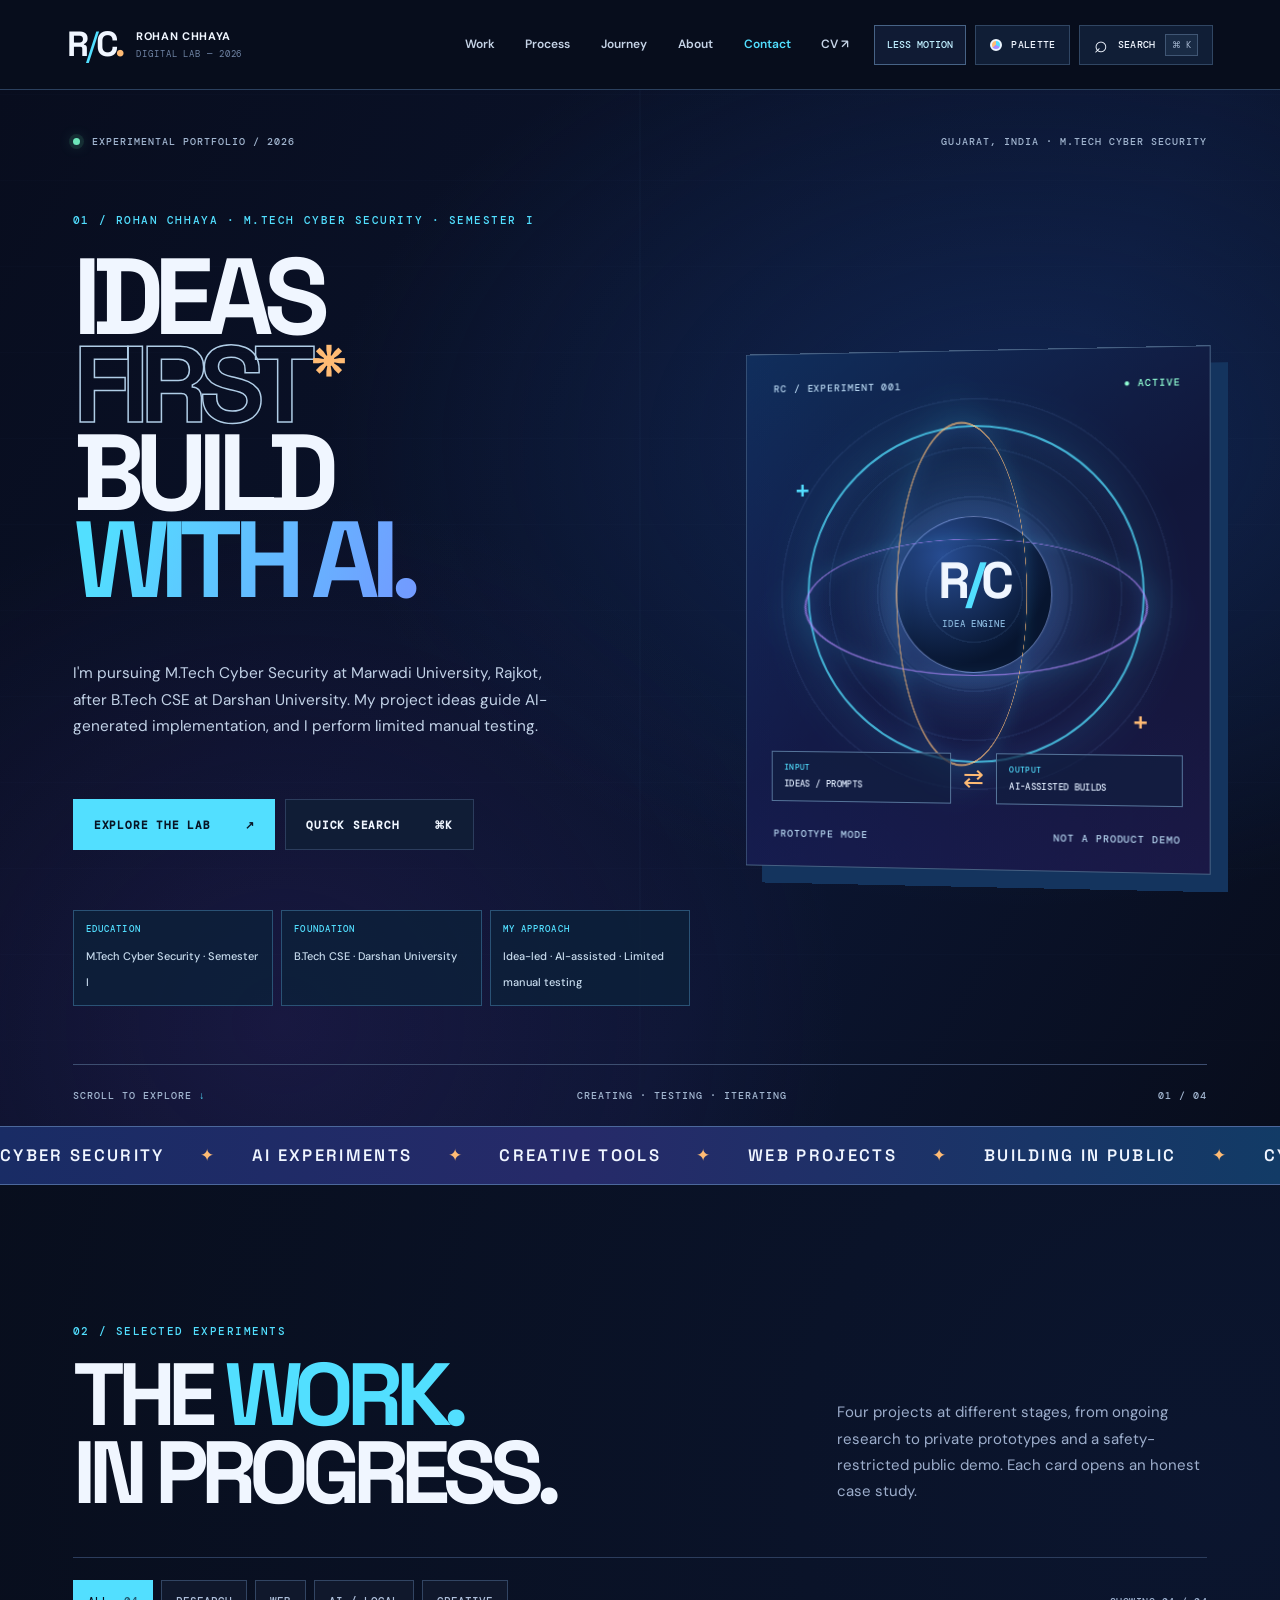
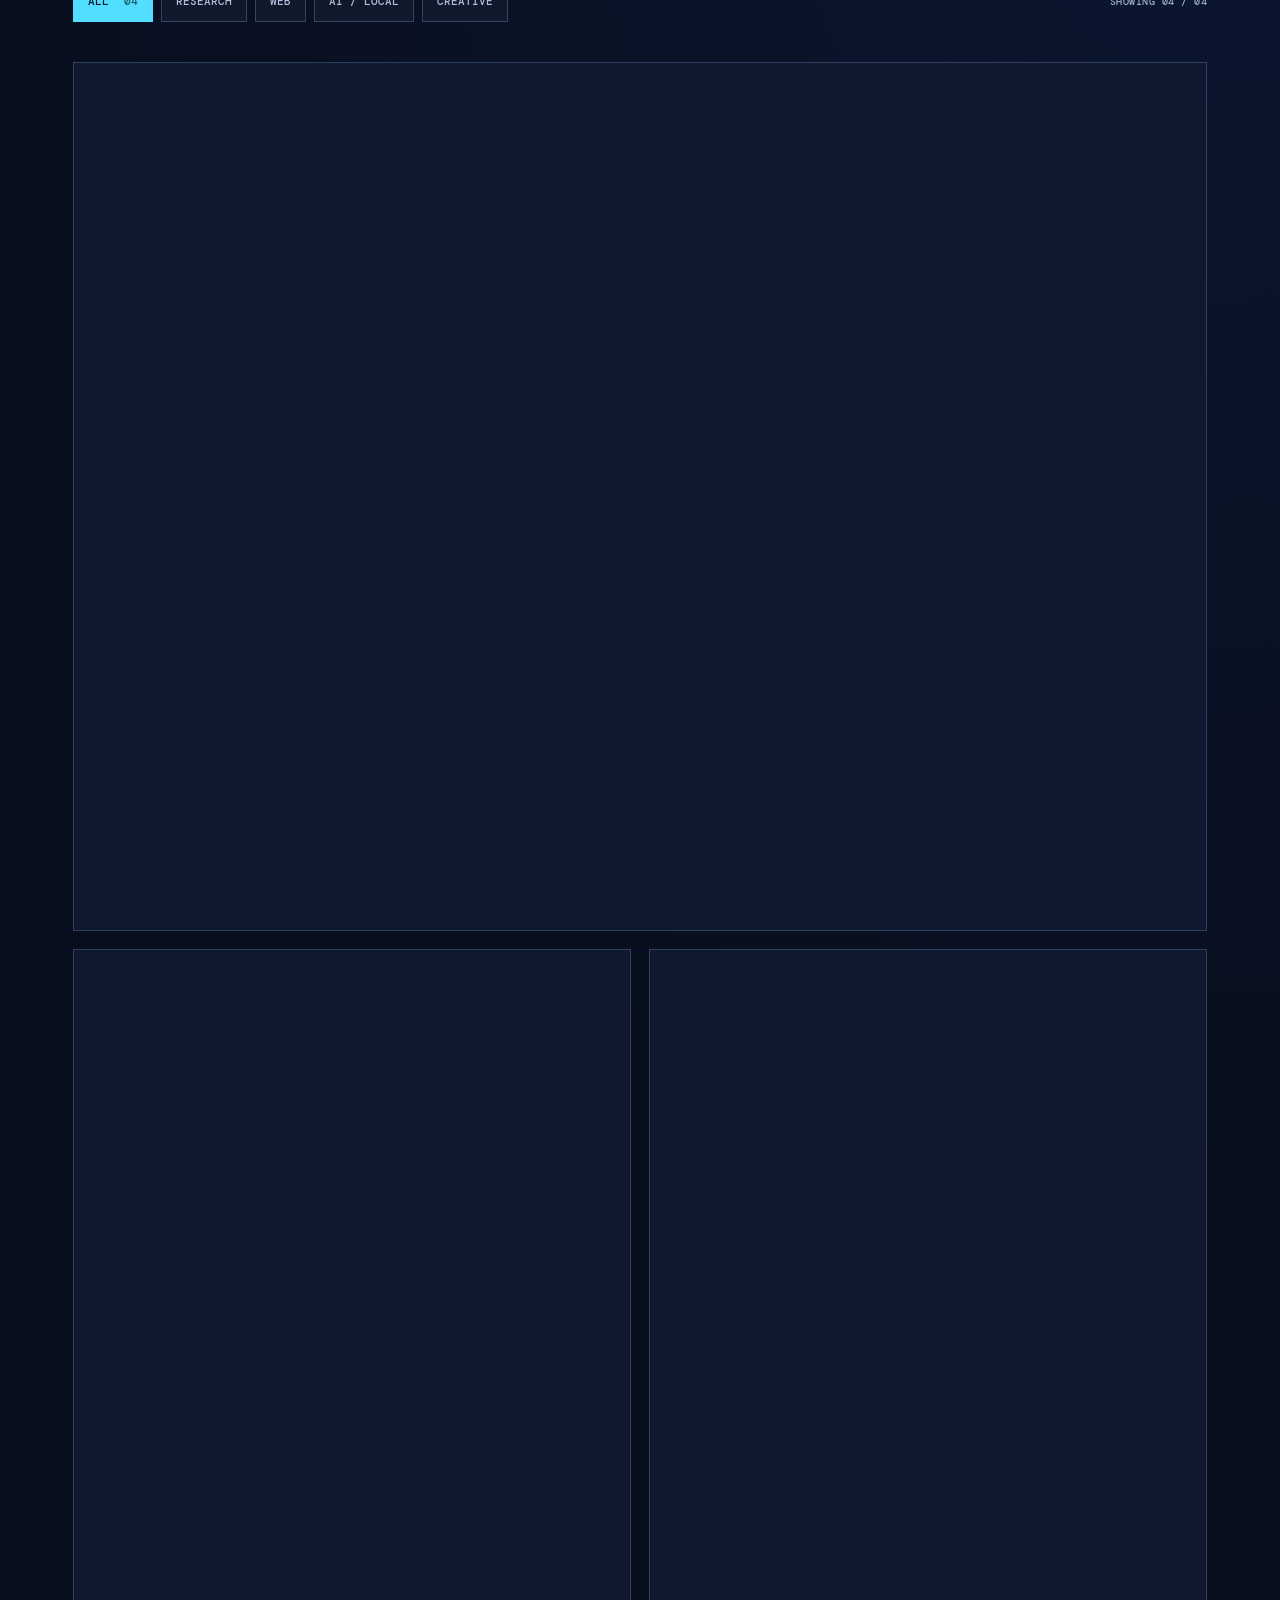
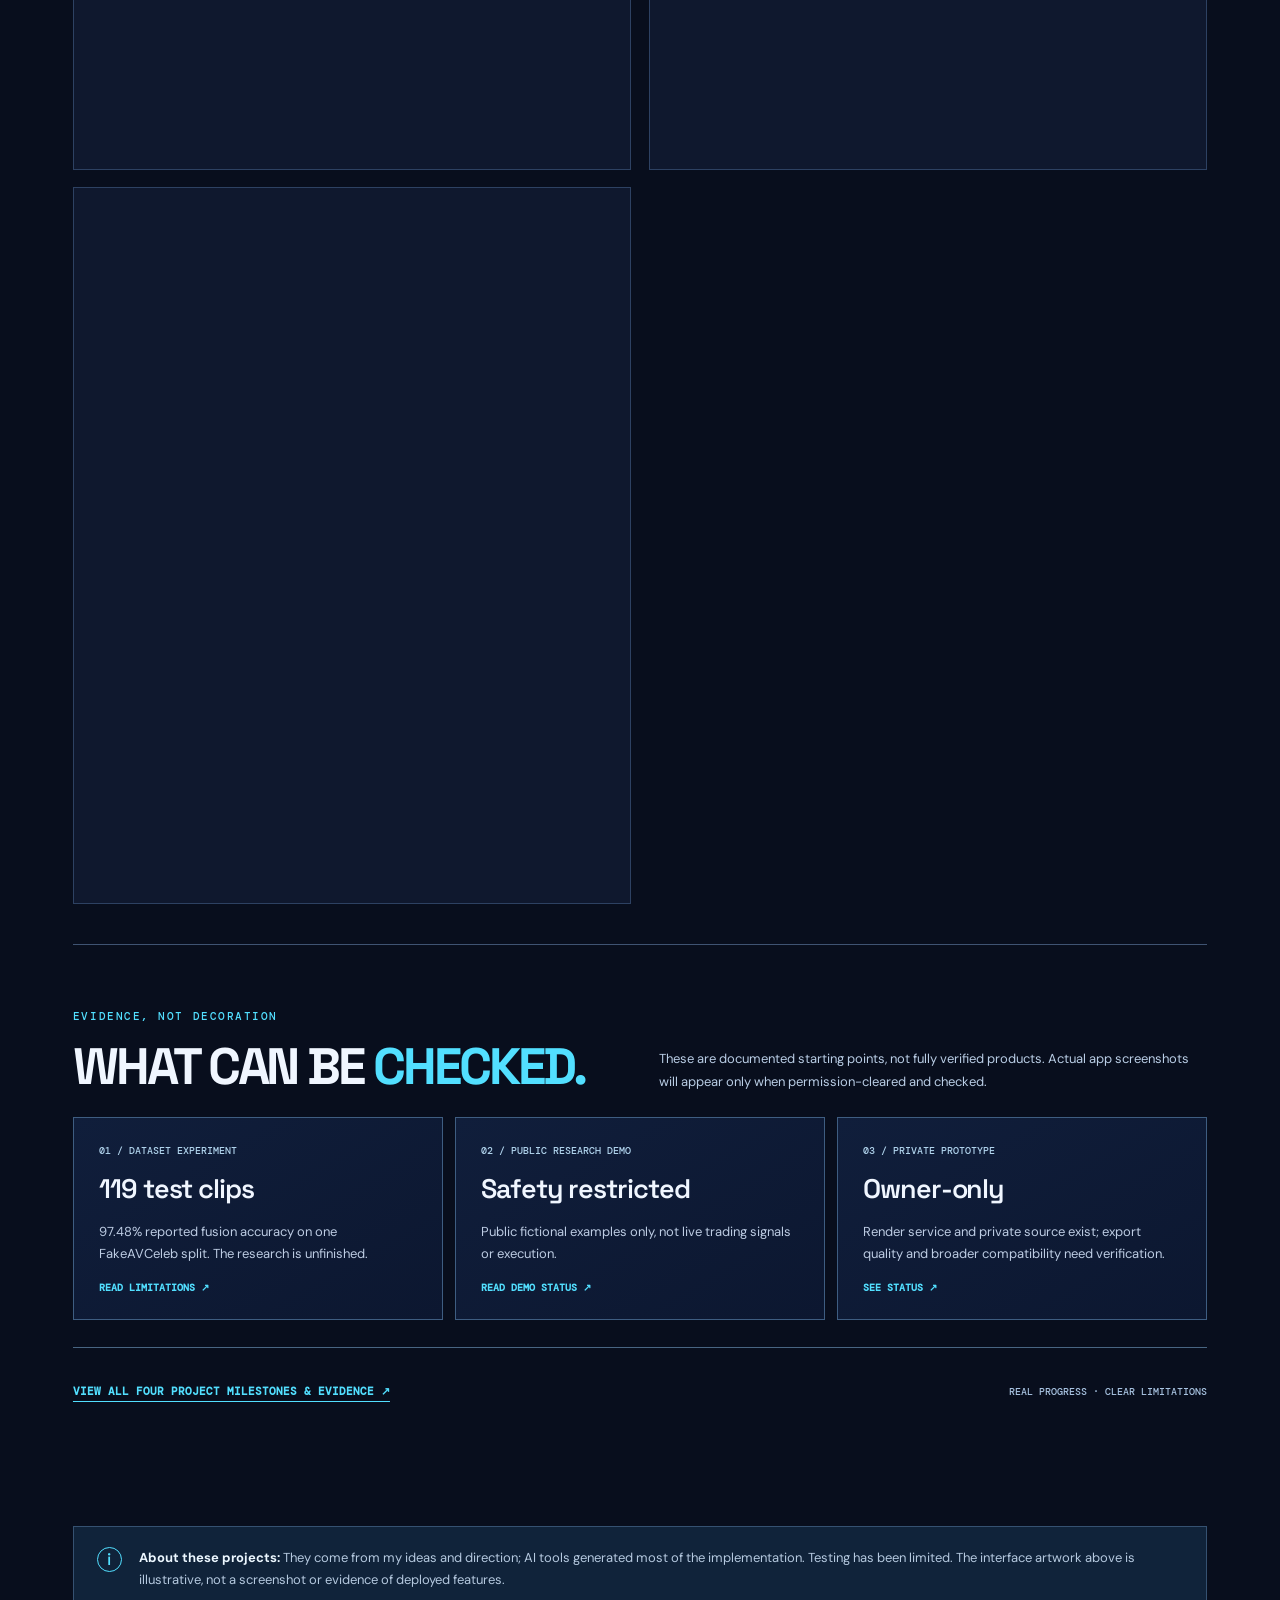
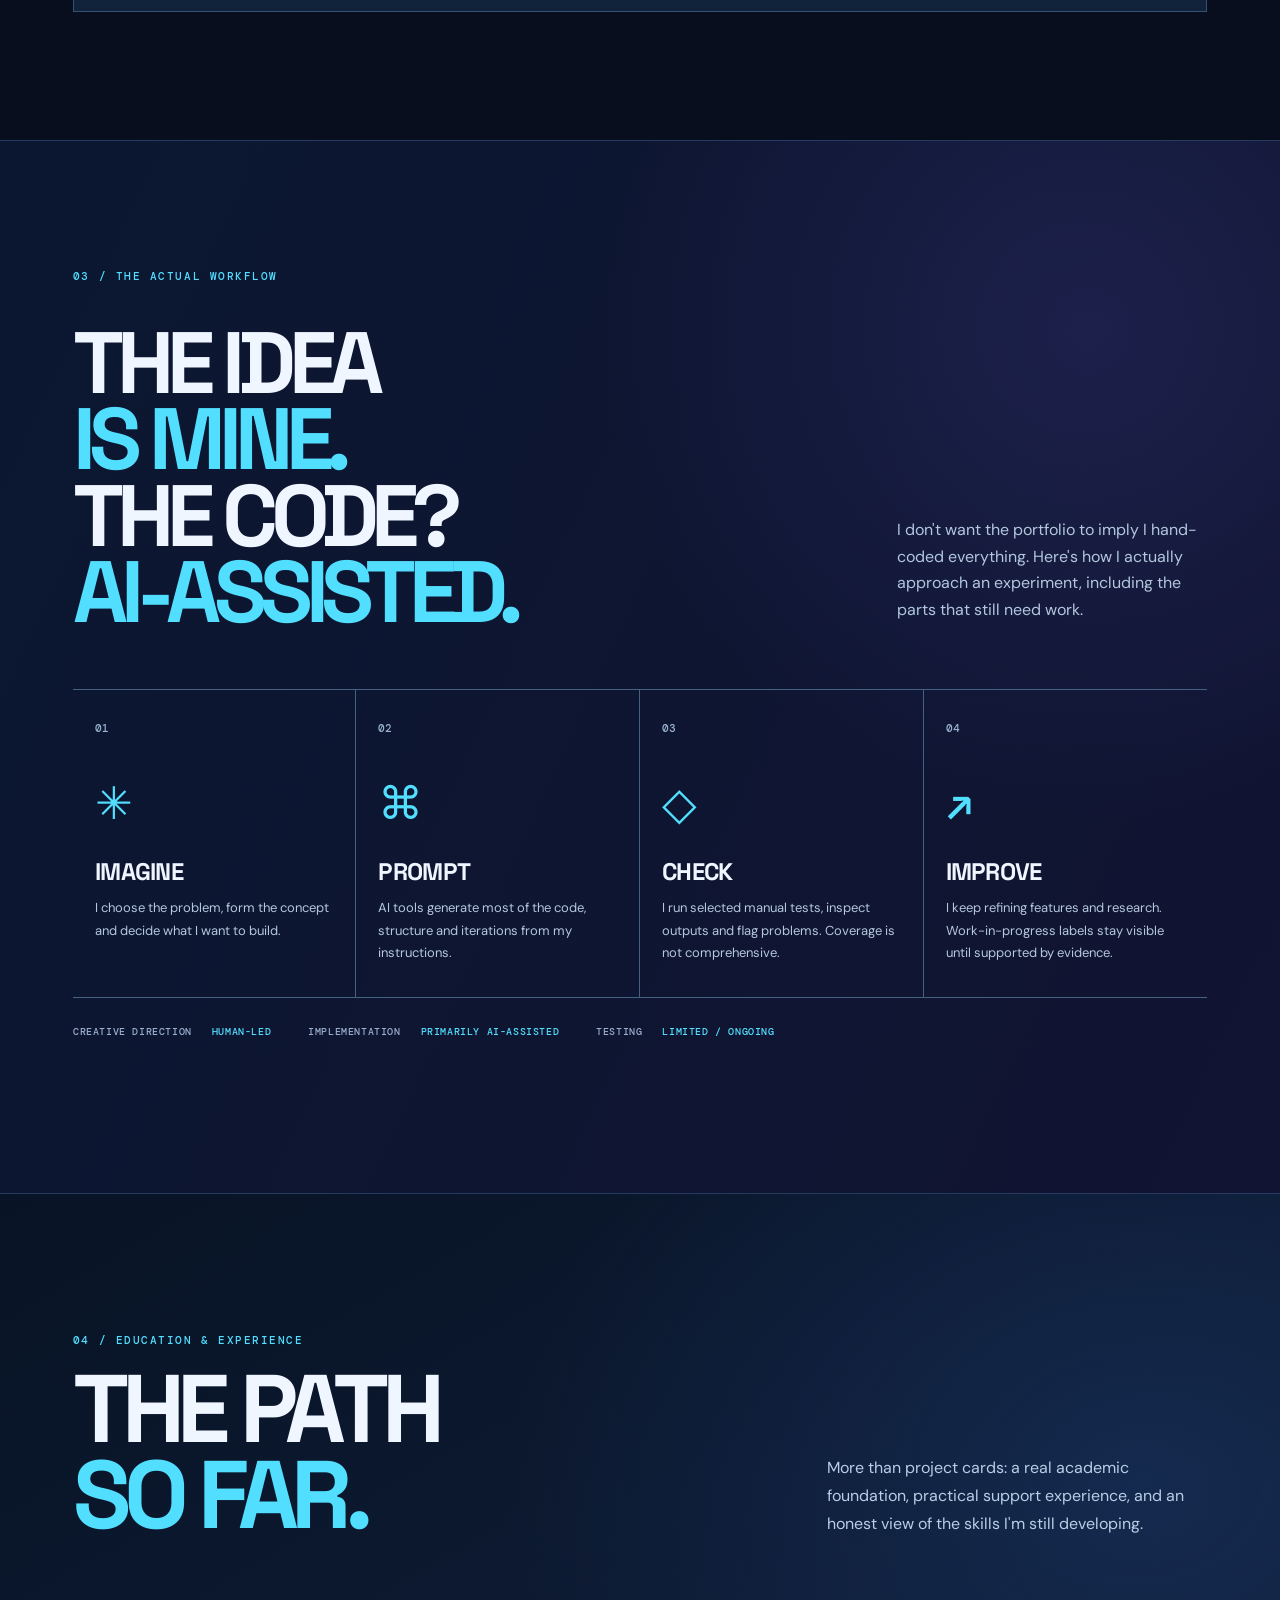
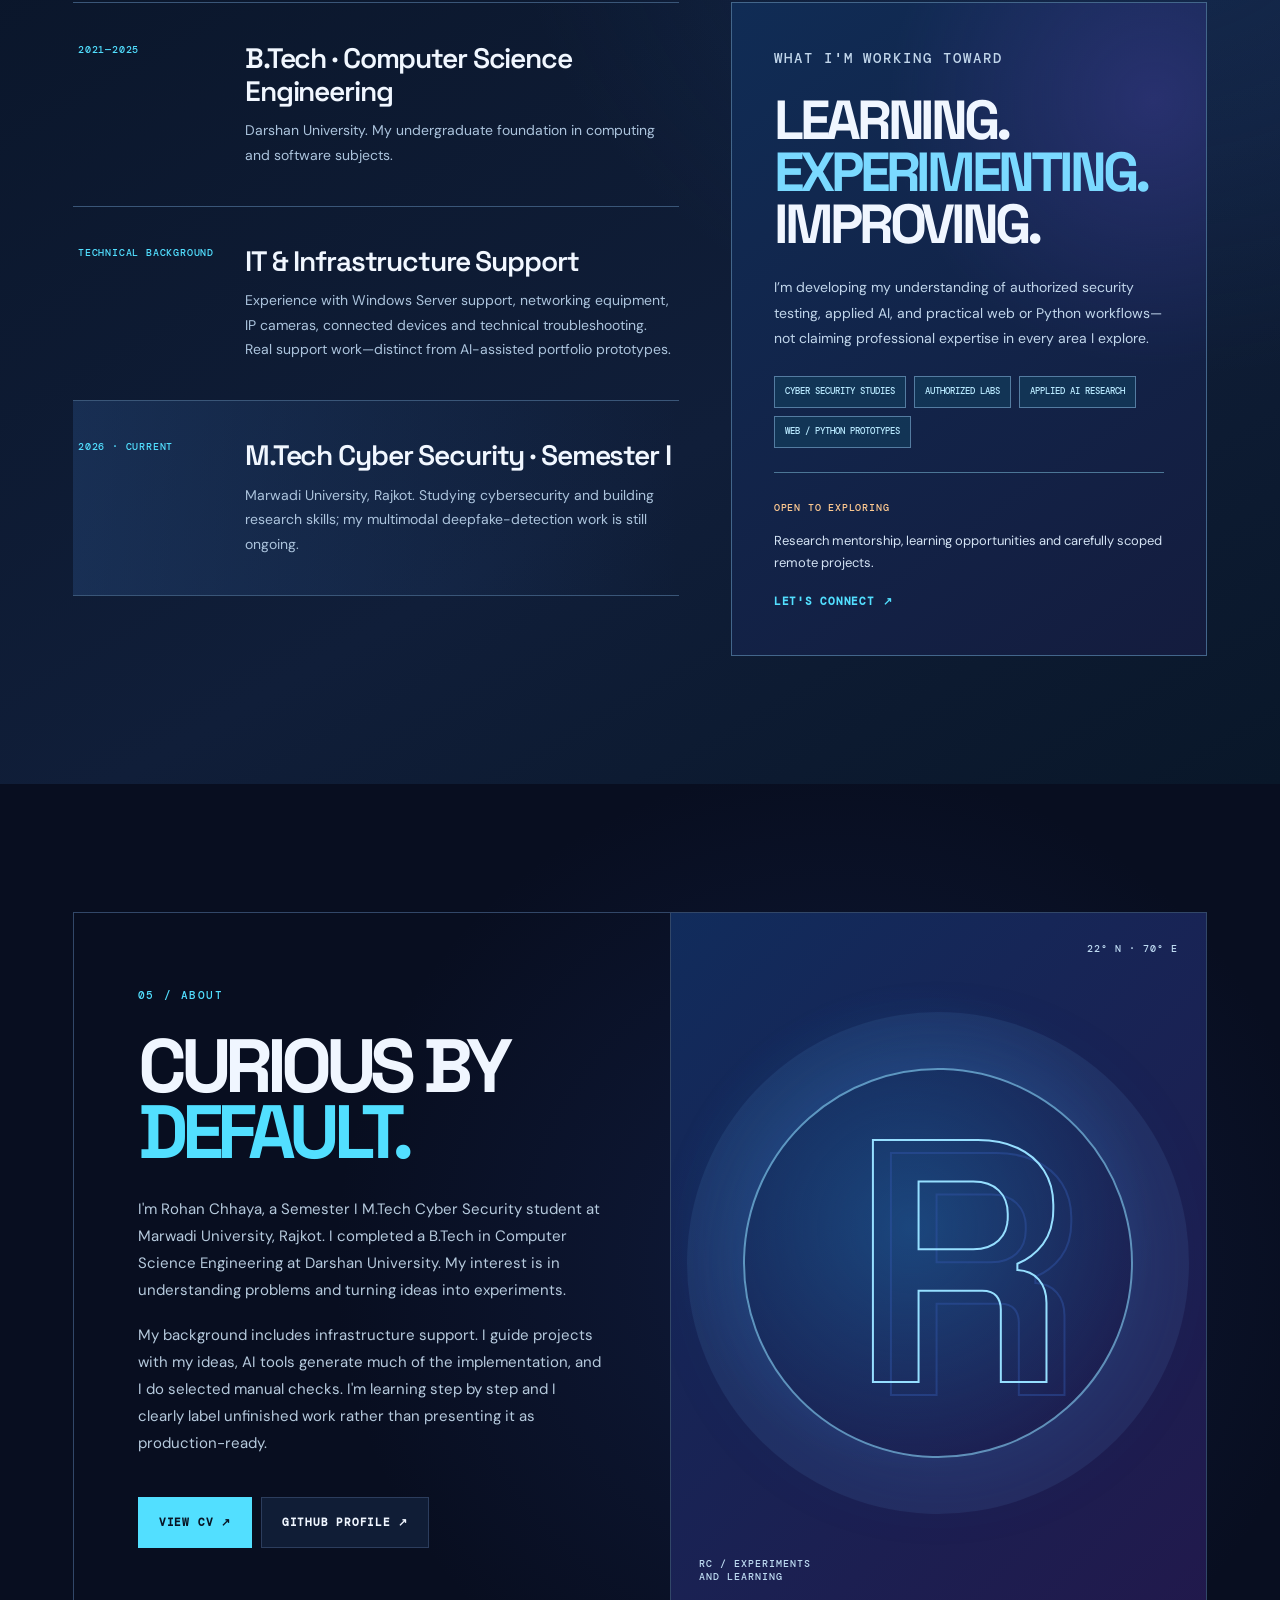
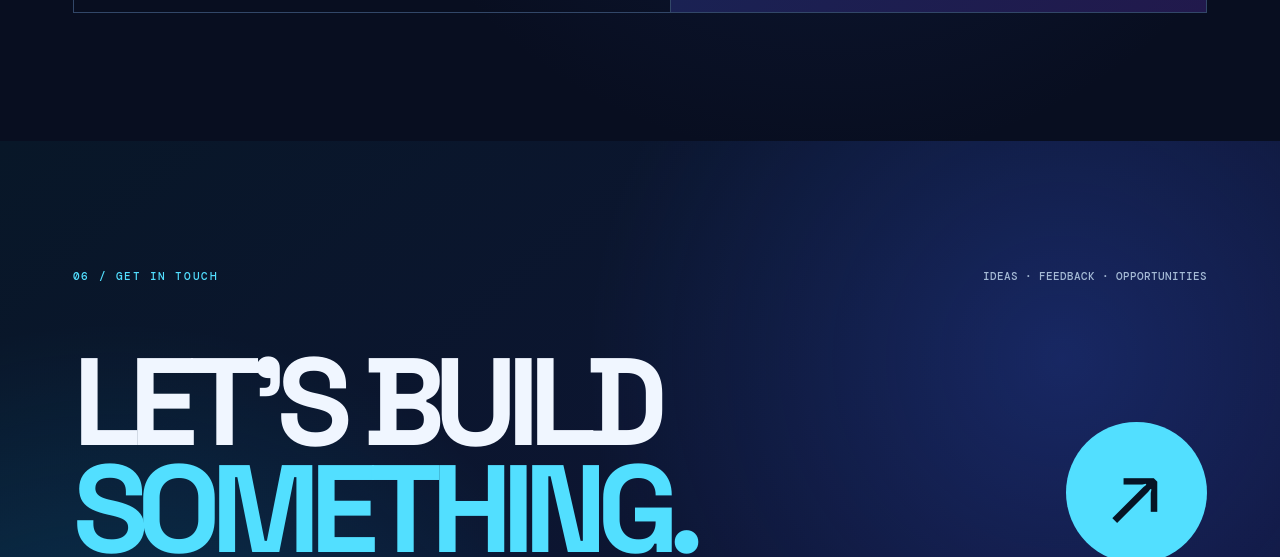
<file: index.html>
<!doctype html>
<html lang="en" data-accent="cyan">
<head>
  <meta charset="utf-8">
  <meta name="viewport" content="width=device-width,initial-scale=1">
  <meta name="theme-color" content="#070b18">
  <meta name="color-scheme" content="dark">
  <meta name="description" content="Rohan Chhaya, M.Tech Cyber Security Semester I at Marwadi University, Rajkot. B.Tech CSE from Darshan University, infrastructure support background, and AI-assisted projects in research and software.">
  <meta property="og:type" content="website">
  <meta property="og:url" content="https://xyzabc8108-prog.github.io/rohan-portfolio-2026/">
  <link rel="canonical" href="https://xyzabc8108-prog.github.io/rohan-portfolio-2026/">
  <meta property="og:title" content="Rohan Chhaya — Digital Lab">
  <meta property="og:image" content="https://xyzabc8108-prog.github.io/rohan-portfolio-2026/social-preview.png">
  <meta property="og:image:width" content="1200">
  <meta property="og:image:height" content="630">
  <meta property="og:image:alt" content="Rohan Chhaya — Digital Lab, cybersecurity and AI-assisted experiments">
  <meta name="twitter:card" content="summary_large_image">
  <meta name="twitter:title" content="Rohan Chhaya — Digital Lab">
  <meta name="twitter:description" content="Cyber Security studies, idea-led AI-assisted projects and honest research progress.">
  <meta name="twitter:image" content="https://xyzabc8108-prog.github.io/rohan-portfolio-2026/social-preview.png">
  <meta name="robots" content="index,follow,max-image-preview:large">
  <meta property="og:description" content="Ideas first. Built primarily with AI. Tested selectively. Always evolving.">
  <title>Rohan Chhaya — Cyber Security Student & Digital Lab</title>
  <link rel="icon" type="image/svg+xml" href="favicon.svg">
  <link rel="preconnect" href="https://fonts.googleapis.com">
  <link rel="preconnect" href="https://fonts.gstatic.com" crossorigin>
  <link href="https://fonts.googleapis.com/css2?family=DM+Mono:wght@400;500&family=DM+Sans:wght@400;500;600;700&family=Space+Grotesk:wght@400;500;600;700&display=swap" rel="stylesheet">
  <link rel="stylesheet" href="v5.css">
  <link rel="stylesheet" href="profile.css">
  <script>
    try {
      if(!matchMedia('(prefers-reduced-motion: reduce)').matches && sessionStorage.getItem('rc-intro-seen')!=='1'){
        document.documentElement.classList.add('show-intro');
      }
      const saved = localStorage.getItem('rc-accent');
      if (['cyan','violet','amber'].includes(saved)) document.documentElement.dataset.accent=saved;
    } catch(e) {
      if(!matchMedia('(prefers-reduced-motion: reduce)').matches) document.documentElement.classList.add('show-intro');
    }
  </script>
  <script src="v5.js" defer></script>
</head>
<body data-page="home">
  <a class="skip-link" href="#main">Skip to portfolio</a>
  <div class="scroll-progress" aria-hidden="true"></div>
  <div class="intro-overlay" id="intro" role="dialog" aria-modal="true" aria-label="Opening the digital lab">
    <div class="intro-grid" aria-hidden="true"></div>
    <div class="intro-top"><span><span class="signal-dot"></span> RC / DIGITAL LAB</span><span>EST. 2026 · IDEA TO EXPERIMENT</span></div>
    <div class="intro-middle">
      <div class="intro-halo" aria-hidden="true"><span></span><span></span><span></span></div>
      <p class="intro-small">WELCOME TO THE EXPERIMENT</p>
      <h2 class="intro-title"><span>ROHAN</span><span>CHHAYA<span class="intro-point">.</span></span></h2>
      <p class="intro-sub">IDEAS BY ME <i>×</i> IMPLEMENTATION WITH AI</p>
    </div>
    <div class="intro-bottom"><span class="intro-count" id="intro-count">00%</span><div class="intro-track" aria-hidden="true"><span></span></div><button class="intro-skip" id="intro-skip" type="button">SKIP INTRO <span aria-hidden="true">↗</span></button></div>
  </div>

  <div id="site-shell">
    <header class="site-header" id="top">
      <a class="brand" href="#top" aria-label="Rohan Chhaya, home">
        <span class="brand-mark">R<span class="brand-slash">/</span>C<span class="brand-dot">.</span></span>
        <span class="brand-copy">ROHAN CHHAYA<small>DIGITAL LAB — 2026</small></span>
      </a>
      <nav class="nav-links" id="site-nav" aria-label="Primary navigation">
        <a href="#work">Work</a><a href="#process">Process</a><a href="#journey">Journey</a><a href="#about">About</a><a href="#contact">Contact</a><a href="cv.html">CV ↗</a>
      </nav>
      <div class="header-actions">
        <button class="motion-button" id="motion-toggle" type="button" aria-pressed="false" aria-label="Reduce visual effects" title="Toggle visual effects">LESS MOTION</button>
        <button class="palette-button" id="palette-button" type="button" aria-label="Change accent color" title="Change color theme"><span class="palette-mark"></span><span>PALETTE</span></button>
        <button class="cmd-button" type="button" data-open-search aria-label="Search portfolio"><span aria-hidden="true">⌕</span><span>SEARCH</span><kbd>⌘ K</kbd></button>
        <button class="menu-toggle" id="menu-toggle" type="button" aria-label="Open menu" aria-controls="site-nav" aria-expanded="false"><span></span><span></span></button>
      </div>
    </header>

    <main id="main">
      <section class="hero" aria-labelledby="hero-title">
        <div class="hero-scanline" aria-hidden="true"></div>
        <div class="hero-meta"><span><b class="status-pulse"></b> EXPERIMENTAL PORTFOLIO / 2026</span><span>GUJARAT, INDIA · M.TECH CYBER SECURITY</span></div>
        <div class="hero-layout">
          <div class="hero-left">
            <p class="overline hero-overline">01 / ROHAN CHHAYA · M.TECH CYBER SECURITY · SEMESTER I</p>
            <h1 id="hero-title" class="hero-heading"><span>IDEAS</span><span class="hero-outline">FIRST<span class="hero-star">*</span></span><span>BUILD</span><span class="hero-gradient">WITH AI.</span></h1>
            <div class="hero-bottom">
              <p>I'm pursuing M.Tech Cyber Security at Marwadi University, Rajkot, after B.Tech CSE at Darshan University. My project ideas guide AI-generated implementation, and I perform limited manual testing.</p>
              <div class="hero-actions"><a class="button button-primary" href="#work">EXPLORE THE LAB <span aria-hidden="true">↗</span></a><button class="button button-quiet" type="button" data-open-search>QUICK SEARCH <span aria-hidden="true">⌘K</span></button></div><div class="hero-proof"><div><b>EDUCATION</b><span>M.Tech Cyber Security · Semester I</span></div><div><b>FOUNDATION</b><span>B.Tech CSE · Darshan University</span></div><div><b>MY APPROACH</b><span>Idea-led · AI-assisted · Limited manual testing</span></div></div>
            </div>
          </div>
          <div class="lab-visual" aria-label="Animated abstract digital lab sphere and interface illustration">
            <div class="lab-head"><span>RC / EXPERIMENT 001</span><span class="live-indicator">● ACTIVE</span></div>
            <div class="lab-orbit-wrap" aria-hidden="true">
              <div class="lab-radial-grid"></div>
              <div class="lab-orbit lab-orbit-one"></div><div class="lab-orbit lab-orbit-two"></div><div class="lab-orbit lab-orbit-three"></div>
              <div class="lab-core"><span>R<span>/</span>C</span><small>IDEA ENGINE</small></div>
              <span class="lab-cross lab-cross-a">+</span><span class="lab-cross lab-cross-b">+</span>
            </div>
            <div class="lab-interfaces"><div><small>INPUT</small><strong>IDEAS / PROMPTS</strong></div><span aria-hidden="true">⇄</span><div><small>OUTPUT</small><strong>AI-ASSISTED BUILDS</strong></div></div>
            <div class="lab-footer"><span>PROTOTYPE MODE</span><span>NOT A PRODUCT DEMO</span></div>
          </div>
        </div>
        <div class="hero-index"><span>SCROLL TO EXPLORE <span aria-hidden="true">↓</span></span><span>CREATING · TESTING · ITERATING</span><span>01 / 04</span></div>
      </section>

      <div class="motion-ribbon" aria-label="Areas explored"><div class="ribbon-track" aria-hidden="true"><span>CYBER SECURITY <b>✦</b> AI EXPERIMENTS <b>✦</b> CREATIVE TOOLS <b>✦</b> WEB PROJECTS <b>✦</b> BUILDING IN PUBLIC <b>✦</b> CYBER SECURITY <b>✦</b> AI EXPERIMENTS <b>✦</b> CREATIVE TOOLS <b>✦</b> WEB PROJECTS <b>✦</b> BUILDING IN PUBLIC <b>✦</b></span></div></div>

      <section class="work section-wrap" id="work" aria-labelledby="work-heading">
        <div class="section-heading reveal"><div><p class="overline">02 / SELECTED EXPERIMENTS</p><h2 id="work-heading">THE <em>WORK.</em><br>IN PROGRESS.</h2></div><p>Four projects at different stages, from ongoing research to private prototypes and a safety-restricted public demo. Each card opens an honest case study.</p></div>
        <div class="filter-bar" role="group" aria-label="Filter projects">
          <div class="filters" id="filters"><button type="button" class="filter is-active" data-filter="all" aria-pressed="true">ALL <span>04</span></button><button type="button" class="filter" data-filter="research" aria-pressed="false">RESEARCH</button><button type="button" class="filter" data-filter="web" aria-pressed="false">WEB</button><button type="button" class="filter" data-filter="ai" aria-pressed="false">AI / LOCAL</button><button type="button" class="filter" data-filter="creative" aria-pressed="false">CREATIVE</button></div>
          <span class="work-count" id="work-count" aria-live="polite">SHOWING 04 / 04</span>
        </div>
        <div class="project-grid" id="project-grid">
          <article class="project-card project-card-feature reveal" data-category="research ai" data-title="Multimodal Deepfake Detection" data-search="deepfake detection synthetic media FakeAVCeleb PyTorch research audio video ai ongoing">
            <a class="project-art art-deepfake" href="projects/deepfake-detection.html" aria-label="Read Deepfake Detection case study">
              <div class="art-label"><span>EXPERIMENT / 01</span><span>RESEARCH</span></div>
              <div class="face-viz" aria-hidden="true"><div class="face-shape"><span></span></div><div class="face-split"></div><div class="face-shape face-shape-second"><span></span></div><div class="face-scan"></div><div class="face-bars"><i></i><i></i><i></i><i></i><i></i><i></i><i></i><i></i><i></i><i></i><i></i><i></i></div></div>
              <div class="art-bottom"><span>AV / FUSION / PROTOTYPE</span><span>01—04</span></div>
            </a>
            <div class="project-text"><div class="project-meta"><span>01 / AI-ASSISTED RESEARCH</span><span class="project-status status-ongoing">● ONGOING</span></div><h3><a href="projects/deepfake-detection.html">Multimodal<br>Deepfake Detection <span aria-hidden="true">↗</span></a></h3><p>Initial audio/video fusion experiment using FakeAVCeleb. Research and broader validation are not complete; an early result is dataset-specific.</p><div class="project-tags"><span>PYTORCH</span><span>FAKEAVCELEB</span><span>RESEARCH</span></div><a class="project-cta" href="projects/deepfake-detection.html">READ CASE STUDY <span aria-hidden="true">↗</span></a></div>
          </article>
          <article class="project-card reveal" data-category="creative web ai" data-title="AutoMoto Studio" data-search="automoto car bike reels video editing python render private owner only video creative tool ai">
            <a class="project-art art-automoto" href="projects/automoto-studio.html" aria-label="Read AutoMoto Studio case study">
              <div class="art-label"><span>EXPERIMENT / 02</span><span>CREATIVE TOOLS</span></div>
              <div class="automoto-viz" aria-hidden="true"><div class="phone-frame"><div class="phone-top"><i></i><span>REC / 9:16</span></div><div class="car-shape"><span class="car-roof"></span><span class="car-body"></span><span class="wheel w-one"></span><span class="wheel w-two"></span></div><div class="phone-bottom"><span>CAR CUT / 001</span><b>●</b></div></div><div class="phone-rays"><span></span><span></span><span></span></div></div>
              <div class="art-bottom"><span>VIDEO / MOTION / AUDIO</span><span>02—04</span></div>
            </a>
            <div class="project-text"><div class="project-meta"><span>02 / CREATIVE BUILD</span><span class="project-status status-private">● PRIVATE WIP</span></div><h3><a href="projects/automoto-studio.html">AutoMoto<br>Studio <span aria-hidden="true">↗</span></a></h3><p>An owner-only, AI-assisted automotive Reel editor concept for combining photos, motion and music into vertical MP4 videos.</p><div class="project-tags"><span>PYTHON</span><span>VIDEO EXPORT</span><span>OWNER-ONLY</span></div><a class="project-cta" href="projects/automoto-studio.html">READ CASE STUDY <span aria-hidden="true">↗</span></a></div>
          </article>
          <article class="project-card reveal" data-category="research web" data-title="Indian Market Lab" data-search="indian market lab stocks research safety mode synthetic educational market analysis chart render">
            <a class="project-art art-market" href="projects/indian-market-lab.html" aria-label="Read Indian Market Lab case study">
              <div class="art-label"><span>EXPERIMENT / 03</span><span>RESEARCH TOOL</span></div>
              <div class="market-viz" aria-hidden="true"><div class="market-top">MARKET LAB <span>● SAFE DEMO</span></div><svg viewBox="0 0 520 245" preserveAspectRatio="none"><defs><pattern id="marketgrid" width="45" height="40" patternUnits="userSpaceOnUse"><path d="M45 0H0V40" fill="none" stroke="#5f9ac72a" stroke-width="1"/></pattern></defs><rect width="520" height="245" fill="url(#marketgrid)"/><path d="M0 201 L35 188 L70 207 L112 129 L154 141 L185 114 L225 135 L270 81 L303 102 L354 68 L390 79 L433 30 L477 58 L520 19" stroke="#71ebdb" stroke-width="4" fill="none" stroke-linejoin="round"/><path d="M0 201 L35 188 L70 207 L112 129 L154 141 L185 114 L225 135 L270 81 L303 102 L354 68 L390 79 L433 30 L477 58 L520 19 L520 245 L0 245Z" fill="#2cceb223" /></svg><div class="market-bottom">FICTIONAL DATA / NO TRADES</div></div>
              <div class="art-bottom"><span>EDUCATIONAL SAFETY MODE</span><span>03—04</span></div>
            </a>
            <div class="project-text"><div class="project-meta"><span>03 / WEB RESEARCH TOOL</span><span class="project-status status-demo">● SAFE DEMO</span></div><h3><a href="projects/indian-market-lab.html">Indian<br>Market Lab <span aria-hidden="true">↗</span></a></h3><p>Public research interface restricted to fictional demonstrations and safety features. No public live trading signals or brokerage orders.</p><div class="project-tags"><span>FASTAPI</span><span>MARKET SAFETY</span><span>WEB</span></div><a class="project-cta" href="projects/indian-market-lab.html">READ CASE STUDY <span aria-hidden="true">↗</span></a></div>
          </article>
          <article class="project-card reveal" data-category="ai" data-title="ROVAN Local AI Assistant" data-search="rovan local assistant windows ollama llama whisper speech wake phrase voice ai prototype">
            <a class="project-art art-rovan" href="projects/rovan.html" aria-label="Read ROVAN AI case study">
              <div class="art-label"><span>EXPERIMENT / 04</span><span>LOCAL AI</span></div>
              <div class="rovan-viz" aria-hidden="true"><div class="rovan-core"><span>R</span></div><div class="rovan-wave"><i></i><i></i><i></i><i></i><i></i><i></i><i></i><i></i><i></i></div><div class="rovan-terminal">> wake phrase detected<span class="cursor"></span></div></div>
              <div class="art-bottom"><span>OLLAMA / WHISPER / LOCAL</span><span>04—04</span></div>
            </a>
            <div class="project-text"><div class="project-meta"><span>04 / LOCAL EXPERIMENT</span><span class="project-status status-local">● LOCAL PROTOTYPE</span></div><h3><a href="projects/rovan.html">ROVAN.<br>Local AI <span aria-hidden="true">↗</span></a></h3><p>Personal Windows voice-assistant experiment combining local language-model responses with offline speech tools.</p><div class="project-tags"><span>OLLAMA</span><span>WHISPER</span><span>WINDOWS</span></div><a class="project-cta" href="projects/rovan.html">READ CASE STUDY <span aria-hidden="true">↗</span></a></div>
          </article>
          
        </div>
<section class="review-block" aria-labelledby="review-heading">
  <div class="review-top"><span class="overline">EVIDENCE, NOT DECORATION</span><h3 id="review-heading">WHAT CAN BE <em>CHECKED.</em></h3><p>These are documented starting points, not fully verified products. Actual app screenshots will appear only when permission-cleared and checked.</p></div>
  <div class="review-grid">
   <a href="projects/deepfake-detection.html#evidence" class="review-card"><span>01 / DATASET EXPERIMENT</span><strong>119 test clips</strong><small>97.48% reported fusion accuracy on one FakeAVCeleb split. The research is unfinished.</small><b>READ LIMITATIONS ↗</b></a>
   <a href="projects/indian-market-lab.html#evidence" class="review-card"><span>02 / PUBLIC RESEARCH DEMO</span><strong>Safety restricted</strong><small>Public fictional examples only, not live trading signals or execution.</small><b>READ DEMO STATUS ↗</b></a>
   <a href="projects/automoto-studio.html#evidence" class="review-card"><span>03 / PRIVATE PROTOTYPE</span><strong>Owner-only</strong><small>Render service and private source exist; export quality and broader compatibility need verification.</small><b>SEE STATUS ↗</b></a>
  </div>
  <p class="project-log-cta"><a href="project-log.html">VIEW ALL FOUR PROJECT MILESTONES &amp; EVIDENCE ↗</a><span>REAL PROGRESS · CLEAR LIMITATIONS</span></p>
</section>
        <div class="project-disclaimer"><span class="info-icon" aria-hidden="true">i</span><p><strong>About these projects:</strong> They come from my ideas and direction; AI tools generated most of the implementation. Testing has been limited. The interface artwork above is illustrative, not a screenshot or evidence of deployed features.</p></div>
      </section>

      <section class="process section-wrap" id="process" aria-labelledby="process-heading">
        <div class="process-heading reveal"><p class="overline">03 / THE ACTUAL WORKFLOW</p><h2 id="process-heading">THE IDEA<br><em>IS MINE.</em><br>THE CODE?<br><em>AI-ASSISTED.</em></h2><p>I don't want the portfolio to imply I hand-coded everything. Here's how I actually approach an experiment, including the parts that still need work.</p></div>
        <div class="process-steps">
          <div class="process-step reveal"><span class="step-number">01</span><span class="step-icon" aria-hidden="true">✳</span><h3>IMAGINE</h3><p>I choose the problem, form the concept and decide what I want to build.</p></div>
          <div class="process-step reveal"><span class="step-number">02</span><span class="step-icon" aria-hidden="true">⌘</span><h3>PROMPT</h3><p>AI tools generate most of the code, structure and iterations from my instructions.</p></div>
          <div class="process-step reveal"><span class="step-number">03</span><span class="step-icon" aria-hidden="true">◇</span><h3>CHECK</h3><p>I run selected manual tests, inspect outputs and flag problems. Coverage is not comprehensive.</p></div>
          <div class="process-step reveal"><span class="step-number">04</span><span class="step-icon" aria-hidden="true">↗</span><h3>IMPROVE</h3><p>I keep refining features and research. Work-in-progress labels stay visible until supported by evidence.</p></div>
        </div>
        <div class="process-note"><span>CREATIVE DIRECTION</span><b>HUMAN-LED</b><span>IMPLEMENTATION</span><b>PRIMARILY AI-ASSISTED</b><span>TESTING</span><b>LIMITED / ONGOING</b></div>
      </section>

      <section class="journey section-wrap" id="journey" aria-labelledby="journey-heading">
  <div class="journey-intro reveal"><div><p class="overline">04 / EDUCATION &amp; EXPERIENCE</p><h2 id="journey-heading">THE PATH<br><em>SO FAR.</em></h2></div><p>More than project cards: a real academic foundation, practical support experience, and an honest view of the skills I'm still developing.</p></div>
  <div class="journey-layout">
    <div class="journey-history reveal">
      <div class="journey-milestone"><span>2021—2025</span><div><h3>B.Tech · Computer Science Engineering</h3><p>Darshan University. My undergraduate foundation in computing and software subjects.</p></div></div>
      <div class="journey-milestone"><span>TECHNICAL BACKGROUND</span><div><h3>IT &amp; Infrastructure Support</h3><p>Experience with Windows Server support, networking equipment, IP cameras, connected devices and technical troubleshooting. Real support work—distinct from AI-assisted portfolio prototypes.</p></div></div>
      <div class="journey-milestone"><span>2026 · CURRENT</span><div><h3>M.Tech Cyber Security · Semester I</h3><p>Marwadi University, Rajkot. Studying cybersecurity and building research skills; my multimodal deepfake-detection work is still ongoing.</p></div></div>
    </div>
    <aside class="journey-now reveal">
      <p class="overline">WHAT I'M WORKING TOWARD</p><h3>LEARNING.<br><em>EXPERIMENTING.</em><br>IMPROVING.</h3>
      <p>I’m developing my understanding of authorized security testing, applied AI, and practical web or Python workflows—not claiming professional expertise in every area I explore.</p>
      <div class="journey-tags"><span>CYBER SECURITY STUDIES</span><span>AUTHORIZED LABS</span><span>APPLIED AI RESEARCH</span><span>WEB / PYTHON PROTOTYPES</span></div>
      <div class="journey-opportunities"><b>OPEN TO EXPLORING</b><p>Research mentorship, learning opportunities and carefully scoped remote projects.</p><a href="#contact">LET'S CONNECT <span aria-hidden="true">↗</span></a></div>
    </aside>
  </div>
</section>

      <section class="about section-wrap" id="about" aria-labelledby="about-heading">
        <div class="about-panel">
          <div class="about-copy reveal"><p class="overline">05 / ABOUT</p><h2 id="about-heading">CURIOUS BY<br><span>DEFAULT.</span></h2><p>I'm Rohan Chhaya, a Semester I M.Tech Cyber Security student at Marwadi University, Rajkot. I completed a B.Tech in Computer Science Engineering at Darshan University. My interest is in understanding problems and turning ideas into experiments.</p><p>My background includes infrastructure support. I guide projects with my ideas, AI tools generate much of the implementation, and I do selected manual checks. I'm learning step by step and I clearly label unfinished work rather than presenting it as production-ready.</p><div class="about-links"><a class="button button-primary" href="cv.html">VIEW CV ↗</a><a class="button button-outline" href="https://github.com/xyzabc8108-prog" target="_blank" rel="noopener noreferrer">GITHUB PROFILE ↗</a></div></div>
          <div class="about-visual reveal" aria-hidden="true"><div class="about-orbit"></div><div class="about-letter">R</div><span class="about-signature">RC / EXPERIMENTS<br>AND LEARNING</span><span class="about-coordinate">22° N · 70° E</span></div>
        </div>
      </section>

      <section class="contact section-wrap" id="contact" aria-labelledby="contact-heading">
        <div class="contact-top"><span class="overline">06 / GET IN TOUCH</span><span>IDEAS · FEEDBACK · OPPORTUNITIES</span></div>
        <div class="contact-main"><h2 id="contact-heading">LET'S BUILD<br><em>SOMETHING.</em></h2><a class="contact-arrow" href="mailto:rohanchhaya108@gmail.com?subject=Portfolio%20inquiry" aria-label="Email Rohan Chhaya">↗</a></div>
        <div class="contact-bottom"><p>Open to research discussions, constructive feedback and carefully scoped web or Python projects. My AI-assisted prototypes are presented with their limitations.</p><div class="contact-mail"><a href="mailto:rohanchhaya108@gmail.com">rohanchhaya108@gmail.com</a><button type="button" data-copy-email aria-label="Copy email address">COPY EMAIL ↗</button><span id="copy-result" role="status" aria-live="polite"></span></div><div class="contact-options"><a href="mailto:rohanchhaya108@gmail.com?subject=Research%20Collaboration">RESEARCH COLLABORATION ↗</a><a href="mailto:rohanchhaya108@gmail.com?subject=Web%20or%20Python%20Project">WEB / PYTHON PROJECT ↗</a></div></div>
      </section>
    </main>

    <footer class="site-footer"><span>© <span data-year>2026</span> ROHAN CHHAYA</span><button type="button" data-replay-intro>REPLAY INTRO ↗</button><span>STUDENT · WORK IN PROGRESS · AI-ASSISTED</span><a href="#top">BACK TO TOP ↑</a></footer>
  </div>
  <div class="search-overlay" id="search-overlay" hidden>
    <div class="search-backdrop" data-close-search></div>
    <section class="search-dialog" role="dialog" aria-modal="true" aria-labelledby="search-title">
      <div class="search-label"><span id="search-title">EXPLORE / COMMAND SEARCH</span><button type="button" data-close-search aria-label="Close search">ESC ✕</button></div>
      <label class="sr-only" for="search-input">Search projects and pages</label>
      <div class="search-field"><span aria-hidden="true">⌕</span><input id="search-input" type="search" role="combobox" aria-controls="search-results" aria-expanded="false" aria-autocomplete="list" autocomplete="off" placeholder="Search projects, pages, tools…"></div>
      <div class="search-results" id="search-results" role="listbox" aria-label="Search results"></div>
      <div class="search-footer">↑ ↓ TO NAVIGATE <span>↵ TO OPEN</span> <span>ESC TO CLOSE</span></div>
    </section>
  </div>
</body>
</html>
</file>
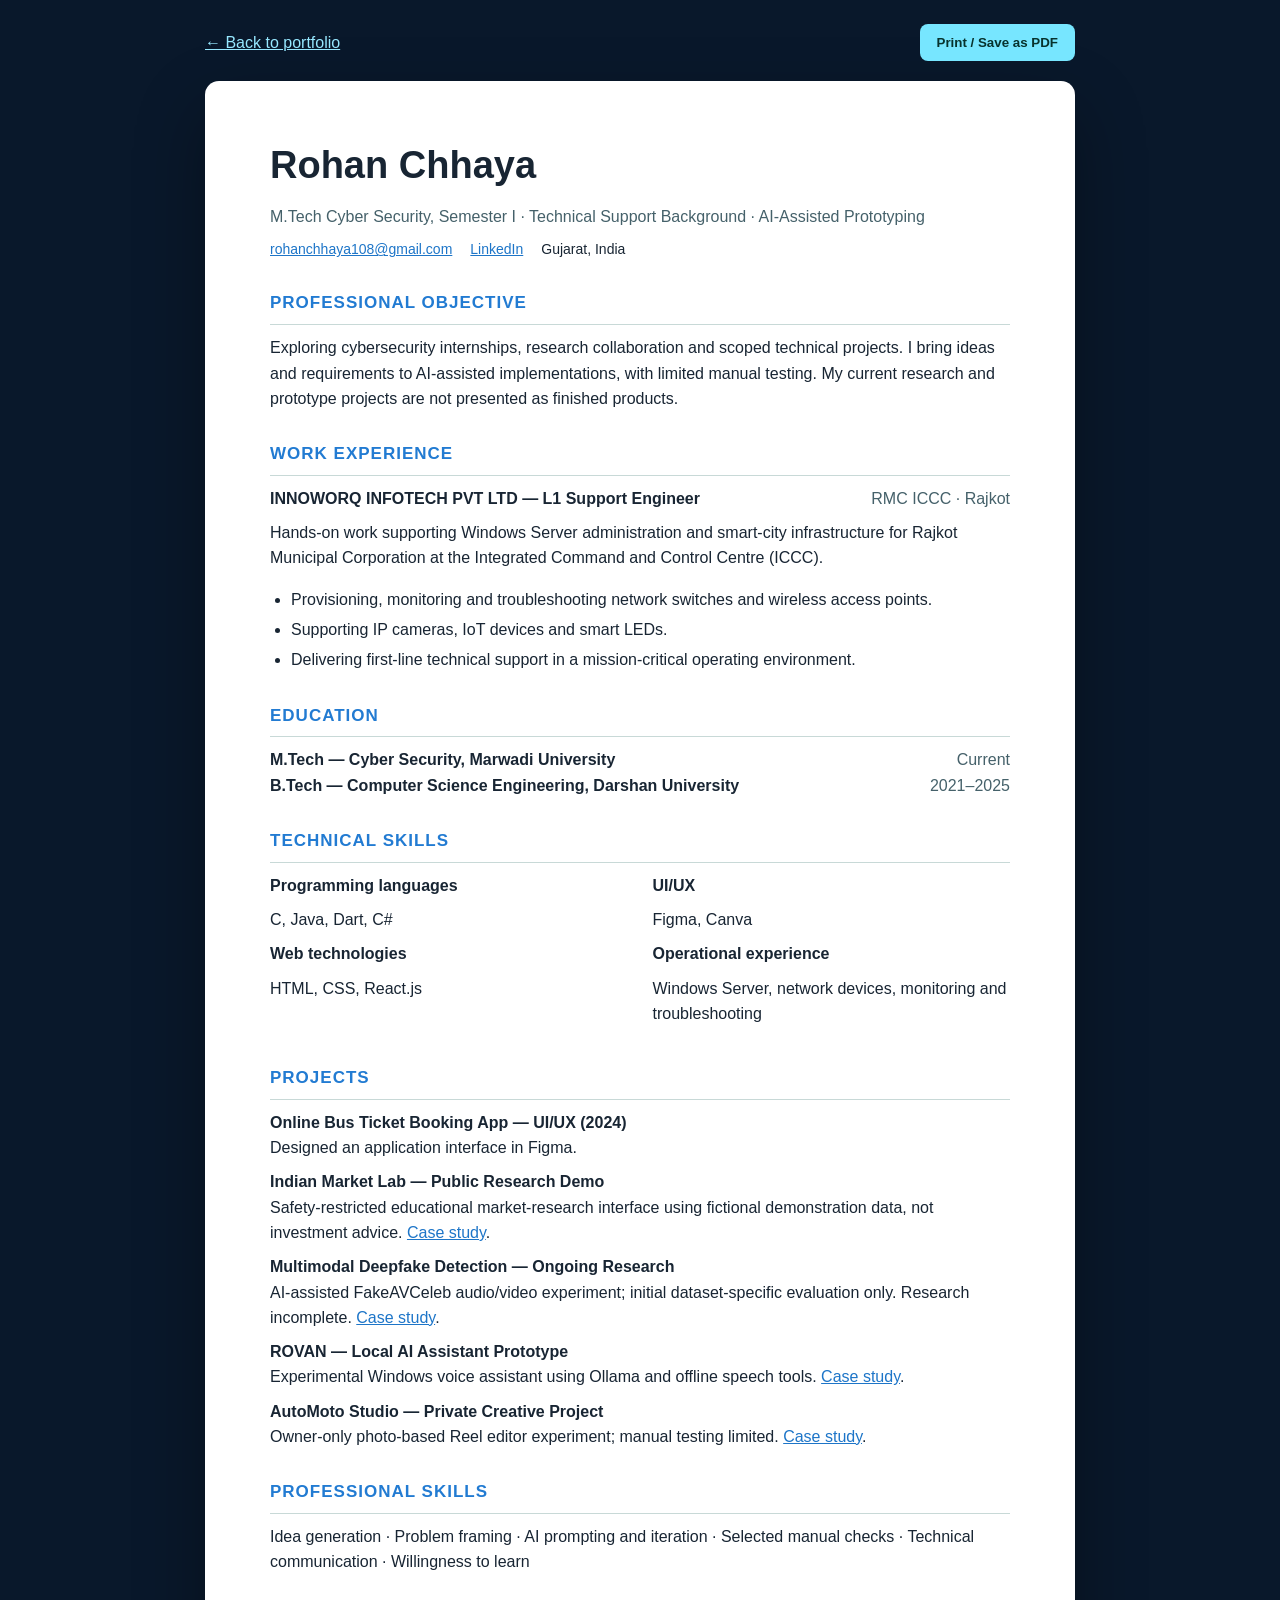
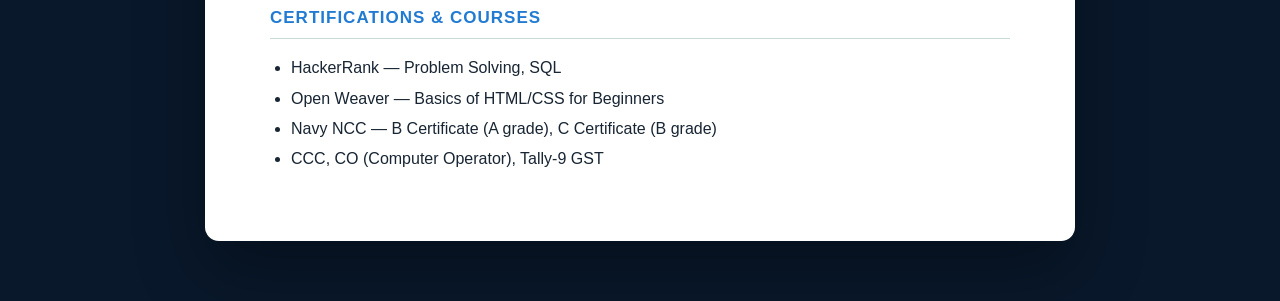
<file: cv.html>
<!doctype html><html lang="en"><head><meta charset="utf-8"><meta name="viewport" content="width=device-width,initial-scale=1"><meta name="description" content="Rohan Chhaya — current CV and professional experience"><title>Rohan Chhaya | Curriculum Vitae</title><style>*,*:before,*:after{box-sizing:border-box}body{margin:0;background:#09182b;color:#182533;font:16px/1.58 Arial,sans-serif}a{color:#1d75c8}.bar{max-width:870px;margin:24px auto 0;display:flex;justify-content:space-between;align-items:center;gap:10px;color:#e6f8f5}.bar a{color:#97e8ff}.button{border:0;border-radius:8px;padding:11px 17px;background:#77e6ff;color:#07322d;cursor:pointer;font-weight:700}.paper{max-width:870px;margin:20px auto 60px;padding:54px 65px;background:white;box-shadow:0 30px 70px #0005;border-radius:14px}h1{font-size:38px;margin:0}h2{font-size:17px;text-transform:uppercase;letter-spacing:1px;color:#227bd2;margin:30px 0 10px;border-bottom:1px solid #c8d9d7;padding-bottom:7px}.sub{color:#45616a}.meta{margin-top:8px;display:flex;gap:18px;flex-wrap:wrap;font-size:14px}p{margin:9px 0}ul{padding-left:21px}li{margin:5px 0}.cols{display:grid;grid-template-columns:1fr 1fr;gap:25px}.titleline{display:flex;align-items:baseline;justify-content:space-between;gap:18px}.print-note{font-size:12px;color:#546574}@media(max-width:700px){.paper{margin:12px;padding:28px 22px;border-radius:0}.bar{margin:12px}.cols{grid-template-columns:1fr}.titleline{display:block}h1{font-size:30px}}@media print{body{background:white}.bar,.print-note{display:none}.paper{margin:0;padding:0;border-radius:0;box-shadow:none;max-width:none}h2{break-after:avoid}li{break-inside:avoid}@page{size:A4;margin:16mm}}</style></head><body><div class="bar"><a href="./">← Back to portfolio</a><button class="button" onclick="window.print()">Print / Save as PDF</button></div><main class="paper"><h1>Rohan Chhaya</h1><p class="sub">M.Tech Cyber Security, Semester I · Technical Support Background · AI-Assisted Prototyping</p><div class="meta"><a href="mailto:rohanchhaya108@gmail.com">rohanchhaya108@gmail.com</a><a href="https://www.linkedin.com/in/rohan-chhaya-5a48a0239/">LinkedIn</a><span>Gujarat, India</span></div><h2>Professional Objective</h2><p>Exploring cybersecurity internships, research collaboration and scoped technical projects. I bring ideas and requirements to AI-assisted implementations, with limited manual testing. My current research and prototype projects are not presented as finished products.</p><h2>Work Experience</h2><div class="titleline"><strong>INNOWORQ INFOTECH PVT LTD — L1 Support Engineer</strong><span class="sub">RMC ICCC · Rajkot</span></div><p>Hands-on work supporting Windows Server administration and smart-city infrastructure for Rajkot Municipal Corporation at the Integrated Command and Control Centre (ICCC).</p><ul><li>Provisioning, monitoring and troubleshooting network switches and wireless access points.</li><li>Supporting IP cameras, IoT devices and smart LEDs.</li><li>Delivering first-line technical support in a mission-critical operating environment.</li></ul><h2>Education</h2><div class="titleline"><strong>M.Tech — Cyber Security, Marwadi University</strong><span class="sub">Current</span></div><div class="titleline"><strong>B.Tech — Computer Science Engineering, Darshan University</strong><span class="sub">2021–2025</span></div><h2>Technical Skills</h2><div class="cols"><div><strong>Programming languages</strong><p>C, Java, Dart, C#</p><strong>Web technologies</strong><p>HTML, CSS, React.js</p></div><div><strong>UI/UX</strong><p>Figma, Canva</p><strong>Operational experience</strong><p>Windows Server, network devices, monitoring and troubleshooting</p></div></div><h2>Projects</h2><p><strong>Online Bus Ticket Booking App — UI/UX (2024)</strong><br>Designed an application interface in Figma.</p><p><strong>Indian Market Lab — Public Research Demo</strong><br>Safety-restricted educational market-research interface using fictional demonstration data, not investment advice. <a href="projects/indian-market-lab.html">Case study</a>.</p><p><strong>Multimodal Deepfake Detection — Ongoing Research</strong><br>AI-assisted FakeAVCeleb audio/video experiment; initial dataset-specific evaluation only. Research incomplete. <a href="projects/deepfake-detection.html">Case study</a>.</p><p><strong>ROVAN — Local AI Assistant Prototype</strong><br>Experimental Windows voice assistant using Ollama and offline speech tools. <a href="projects/rovan.html">Case study</a>.</p><p><strong>AutoMoto Studio — Private Creative Project</strong><br>Owner-only photo-based Reel editor experiment; manual testing limited. <a href="projects/automoto-studio.html">Case study</a>.</p><h2>Professional Skills</h2><p>Idea generation · Problem framing · AI prompting and iteration · Selected manual checks · Technical communication · Willingness to learn</p><h2>Certifications & Courses</h2><ul><li>HackerRank — Problem Solving, SQL</li><li>Open Weaver — Basics of HTML/CSS for Beginners</li><li>Navy NCC — B Certificate (A grade), C Certificate (B grade)</li><li>CCC, CO (Computer Operator), Tally-9 GST</li></ul></main></body></html>
</file>
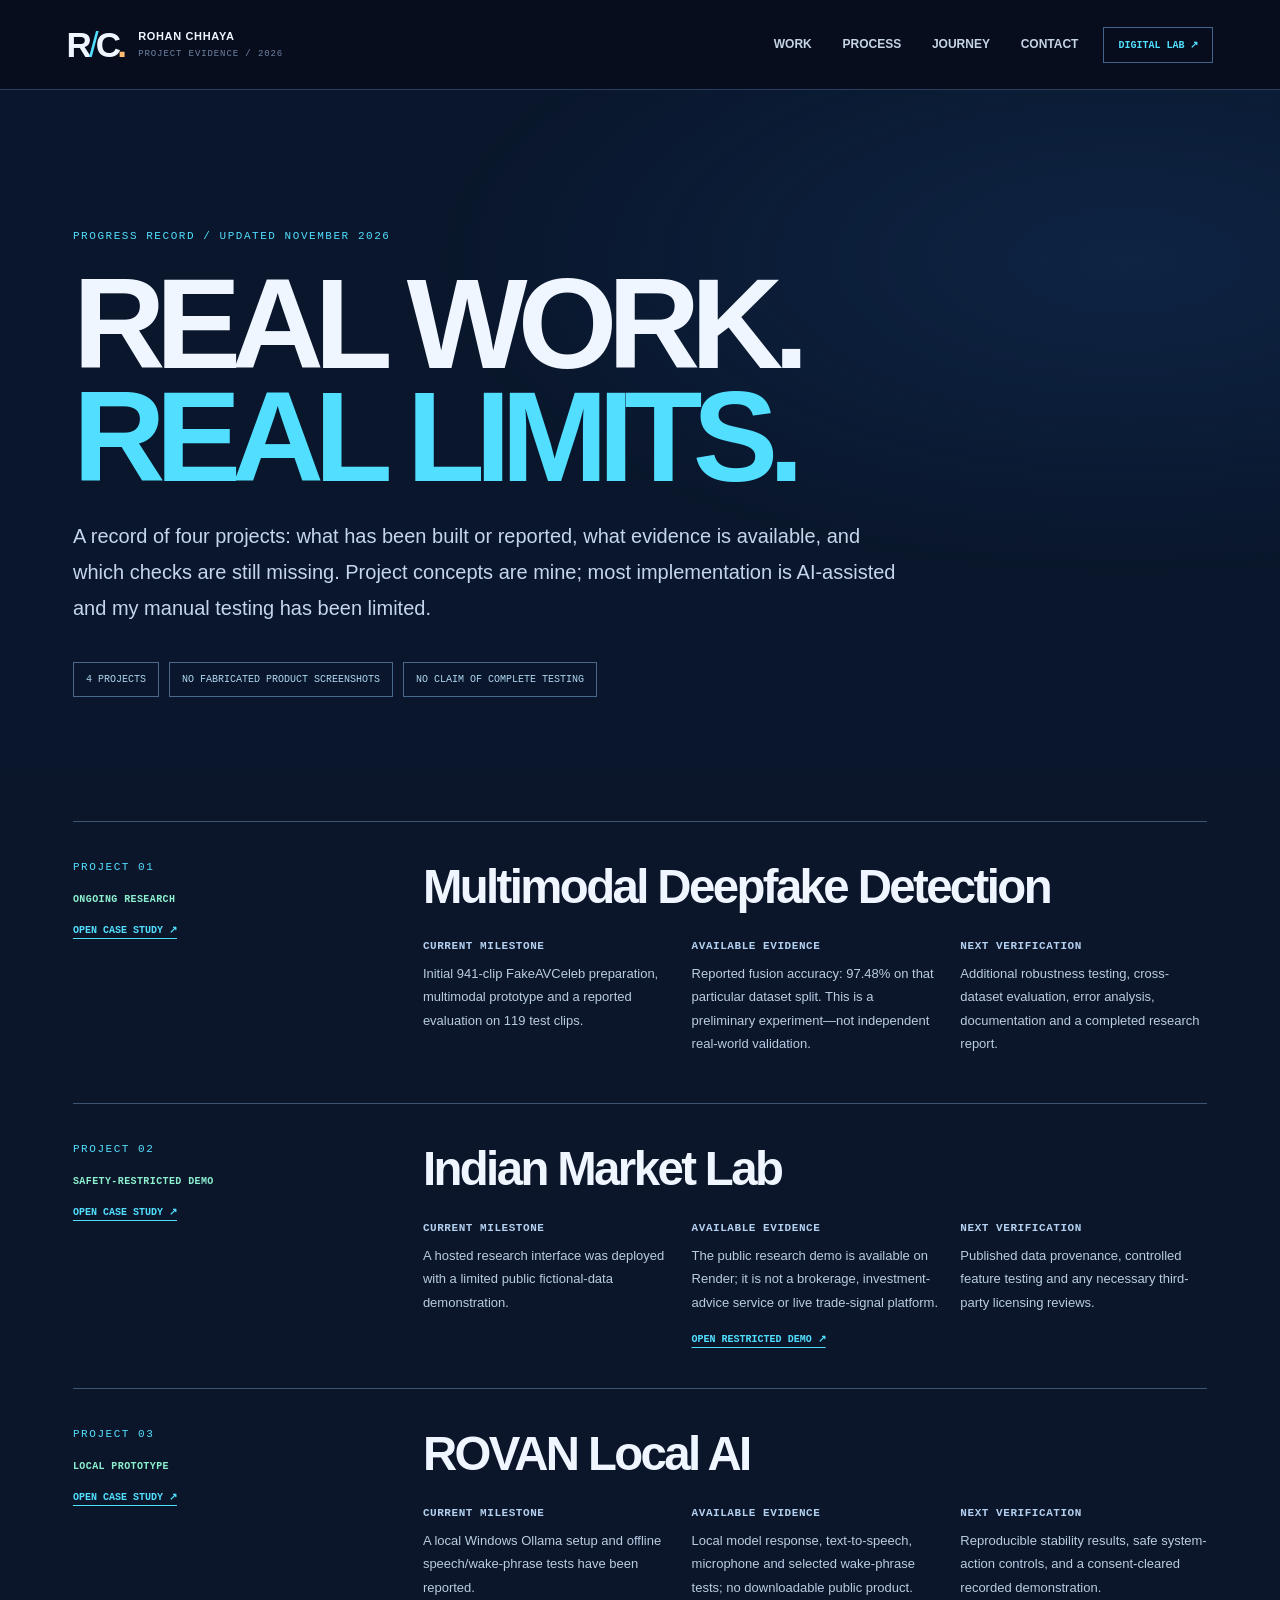
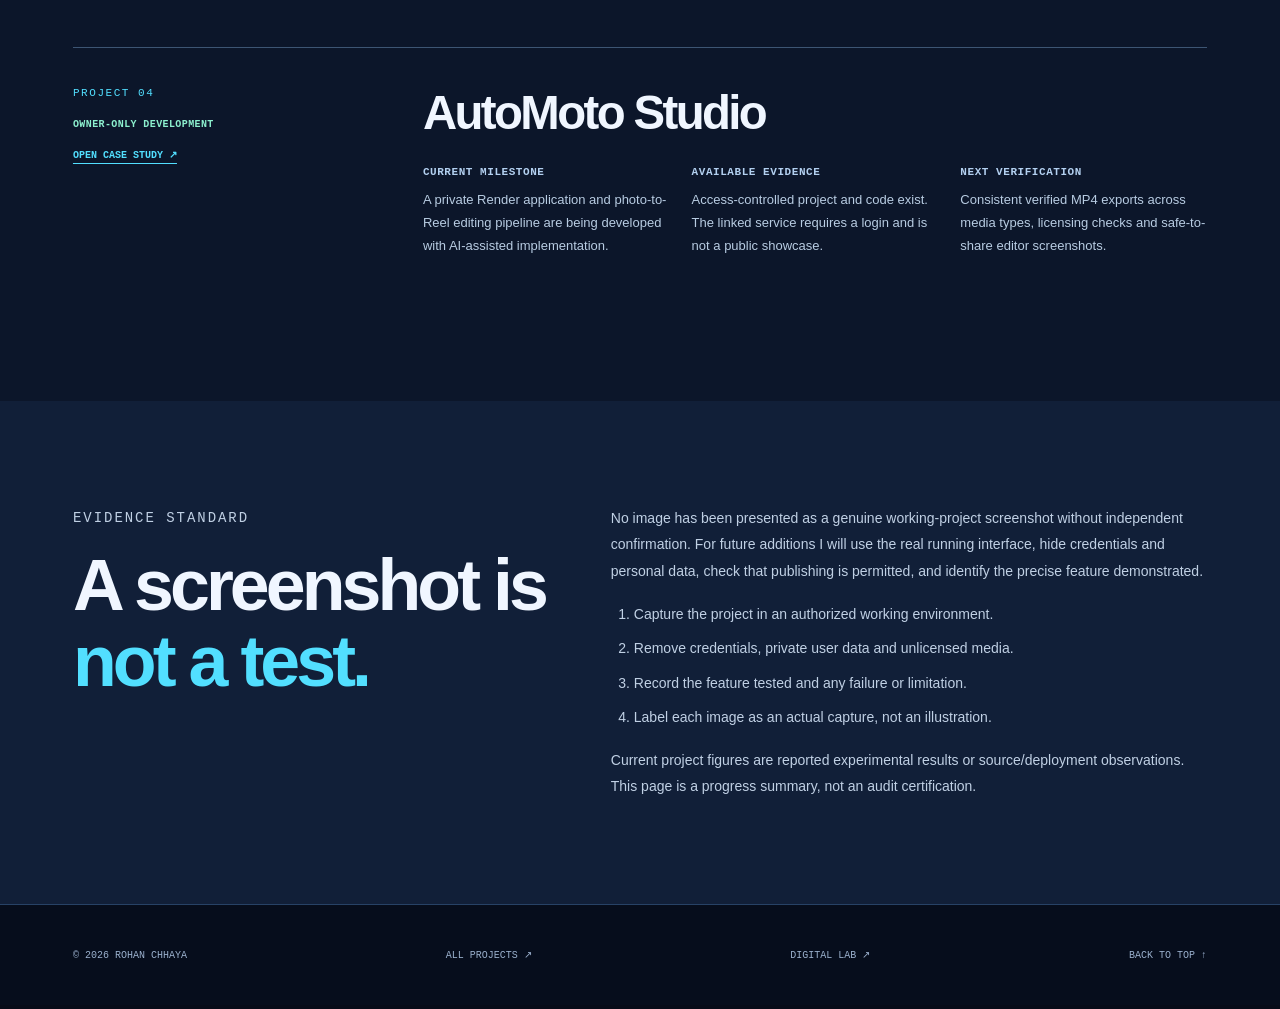
<file: project-log.html>
<!doctype html>
<html lang="en"><head>
<meta charset="utf-8"><meta name="viewport" content="width=device-width,initial-scale=1">
<meta name="theme-color" content="#07152b"><meta name="color-scheme" content="dark">
<meta name="description" content="Rohan Chhaya's project milestones and evidence. Four ongoing or prototype projects with reported results, verifiable links and limitations.">
<link rel="canonical" href="https://xyzabc8108-prog.github.io/rohan-portfolio-2026/project-log.html">
<meta property="og:type" content="website"><meta property="og:title" content="Project Evidence & Progress — Rohan Chhaya">
<meta property="og:description" content="Actual project stages, reported tests and outstanding verification, without invented screenshots.">
<meta property="og:image" content="https://xyzabc8108-prog.github.io/rohan-portfolio-2026/social-preview.png"><meta name="twitter:card" content="summary_large_image">
<title>Project Evidence & Progress — Rohan Chhaya Digital Lab</title>
<link rel="icon" href="favicon.svg" type="image/svg+xml">
<link rel="stylesheet" href="v5.css"><link rel="stylesheet" href="profile.css"><link rel="stylesheet" href="project-log.css">
<script src="v5.js" defer></script>
</head>
<body data-page="log">
<a href="#main" class="skip-link">Skip to project evidence</a>
<div id="site-shell">
<header class="site-header" id="top">
<a class="brand" href="index.html" aria-label="Digital Lab homepage"><span class="brand-mark">R<span class="brand-slash">/</span>C<span class="brand-dot">.</span></span><span class="brand-copy">ROHAN CHHAYA<small>PROJECT EVIDENCE / 2026</small></span></a>
<nav class="nav-links" id="site-nav" aria-label="Main navigation"><a href="index.html#work">WORK</a><a href="index.html#process">PROCESS</a><a href="index.html#journey">JOURNEY</a><a href="index.html#contact">CONTACT</a></nav>
<div class="header-actions"><a class="log-home-link" href="index.html">DIGITAL LAB ↗</a><button class="menu-toggle" id="menu-toggle" type="button" aria-label="Open menu" aria-controls="site-nav" aria-expanded="false"><span></span><span></span></button></div>
</header>
<main id="main" class="log-main">
<section class="log-hero section-wrap" aria-labelledby="log-heading">
<p class="overline">PROGRESS RECORD / UPDATED NOVEMBER 2026</p><h1 id="log-heading">REAL WORK.<br><em>REAL LIMITS.</em></h1>
<p class="log-lead">A record of four projects: what has been built or reported, what evidence is available, and which checks are still missing. Project concepts are mine; most implementation is AI-assisted and my manual testing has been limited.</p>
<div class="log-status-line"><span>4 PROJECTS</span><span>NO FABRICATED PRODUCT SCREENSHOTS</span><span>NO CLAIM OF COMPLETE TESTING</span></div>
</section>
<section class="log-entries section-wrap" aria-labelledby="entries-heading">
<h2 id="entries-heading" class="sr-only">Project milestones and supporting evidence</h2>
<article class="log-entry" id="deepfake">
<div class="log-entry-side"><span class="overline">PROJECT 01</span><span class="log-stage">ONGOING RESEARCH</span><a href="projects/deepfake-detection.html">OPEN CASE STUDY ↗</a></div>
<div class="log-entry-content"><h3>Multimodal Deepfake Detection</h3><div class="log-entry-facts"><div><h4>Current milestone</h4><p>Initial 941-clip FakeAVCeleb preparation, multimodal prototype and a reported evaluation on 119 test clips.</p></div><div><h4>Available evidence</h4><p>Reported fusion accuracy: 97.48% on that particular dataset split. This is a preliminary experiment—not independent real-world validation.</p></div><div><h4>Next verification</h4><p>Additional robustness testing, cross-dataset evaluation, error analysis, documentation and a completed research report.</p></div></div></div>
</article>
<article class="log-entry" id="market">
<div class="log-entry-side"><span class="overline">PROJECT 02</span><span class="log-stage">SAFETY-RESTRICTED DEMO</span><a href="projects/indian-market-lab.html">OPEN CASE STUDY ↗</a></div>
<div class="log-entry-content"><h3>Indian Market Lab</h3><div class="log-entry-facts"><div><h4>Current milestone</h4><p>A hosted research interface was deployed with a limited public fictional-data demonstration.</p></div><div><h4>Available evidence</h4><p>The public research demo is available on Render; it is not a brokerage, investment-advice service or live trade-signal platform.</p><a href="https://indian-market-lab-fullstack.onrender.com/" target="_blank" rel="noopener noreferrer">OPEN RESTRICTED DEMO ↗</a></div><div><h4>Next verification</h4><p>Published data provenance, controlled feature testing and any necessary third-party licensing reviews.</p></div></div></div>
</article>
<article class="log-entry" id="rovan">
<div class="log-entry-side"><span class="overline">PROJECT 03</span><span class="log-stage">LOCAL PROTOTYPE</span><a href="projects/rovan.html">OPEN CASE STUDY ↗</a></div>
<div class="log-entry-content"><h3>ROVAN Local AI</h3><div class="log-entry-facts"><div><h4>Current milestone</h4><p>A local Windows Ollama setup and offline speech/wake-phrase tests have been reported.</p></div><div><h4>Available evidence</h4><p>Local model response, text-to-speech, microphone and selected wake-phrase tests; no downloadable public product.</p></div><div><h4>Next verification</h4><p>Reproducible stability results, safe system-action controls, and a consent-cleared recorded demonstration.</p></div></div></div>
</article>
<article class="log-entry" id="automoto">
<div class="log-entry-side"><span class="overline">PROJECT 04</span><span class="log-stage">OWNER-ONLY DEVELOPMENT</span><a href="projects/automoto-studio.html">OPEN CASE STUDY ↗</a></div>
<div class="log-entry-content"><h3>AutoMoto Studio</h3><div class="log-entry-facts"><div><h4>Current milestone</h4><p>A private Render application and photo-to-Reel editing pipeline are being developed with AI-assisted implementation.</p></div><div><h4>Available evidence</h4><p>Access-controlled project and code exist. The linked service requires a login and is not a public showcase.</p></div><div><h4>Next verification</h4><p>Consistent verified MP4 exports across media types, licensing checks and safe-to-share editor screenshots.</p></div></div></div>
</article>

</section>
<section class="log-policy section-wrap" aria-labelledby="policy-heading">
<div><p class="overline">EVIDENCE STANDARD</p><h2 id="policy-heading">A screenshot is<br><em>not a test.</em></h2></div>
<div><p>No image has been presented as a genuine working-project screenshot without independent confirmation. For future additions I will use the real running interface, hide credentials and personal data, check that publishing is permitted, and identify the precise feature demonstrated.</p>
<ol><li>Capture the project in an authorized working environment.</li><li>Remove credentials, private user data and unlicensed media.</li><li>Record the feature tested and any failure or limitation.</li><li>Label each image as an actual capture, not an illustration.</li></ol>
<p>Current project figures are reported experimental results or source/deployment observations. This page is a progress summary, not an audit certification.</p></div>
</section>
</main>
<footer class="site-footer"><span>© <span data-year>2026</span> ROHAN CHHAYA</span><a href="index.html#work">ALL PROJECTS ↗</a><a href="index.html">DIGITAL LAB ↗</a><a href="#top">BACK TO TOP ↑</a></footer>
</div></body></html>
</file>
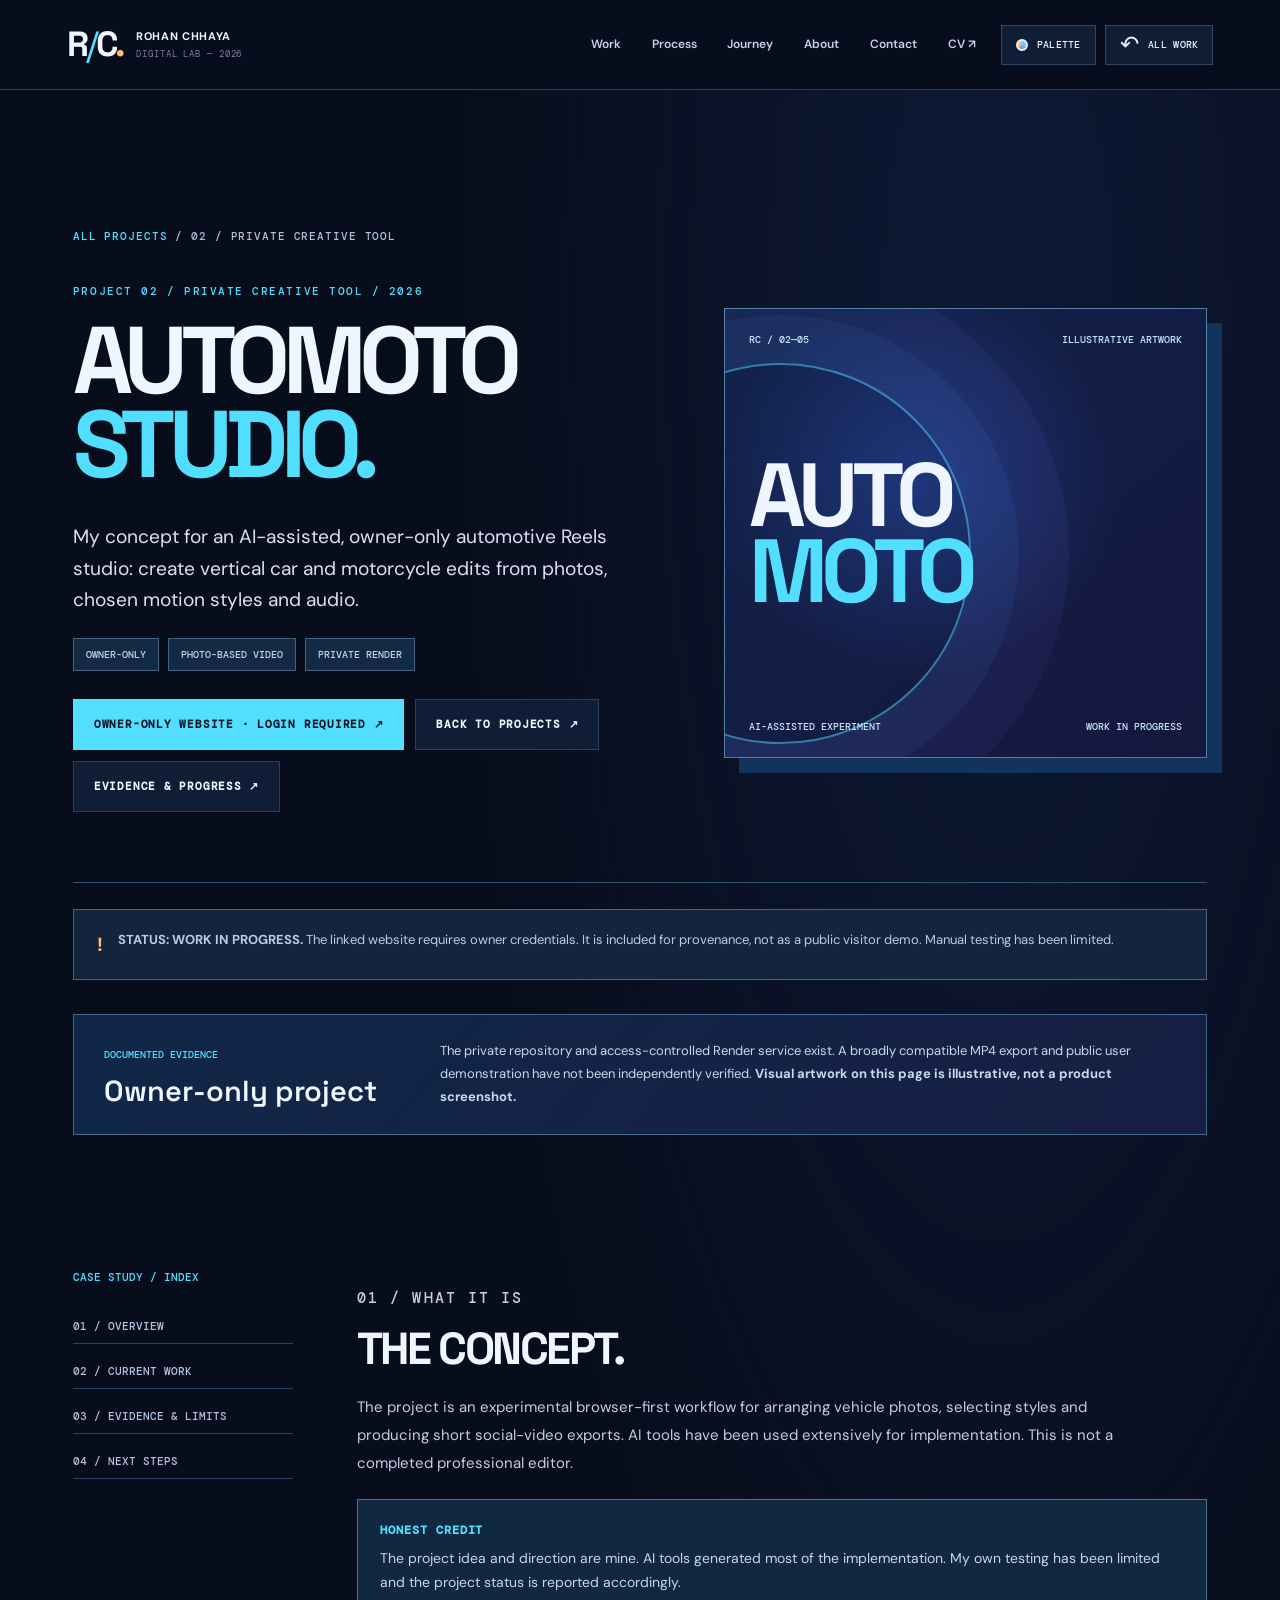
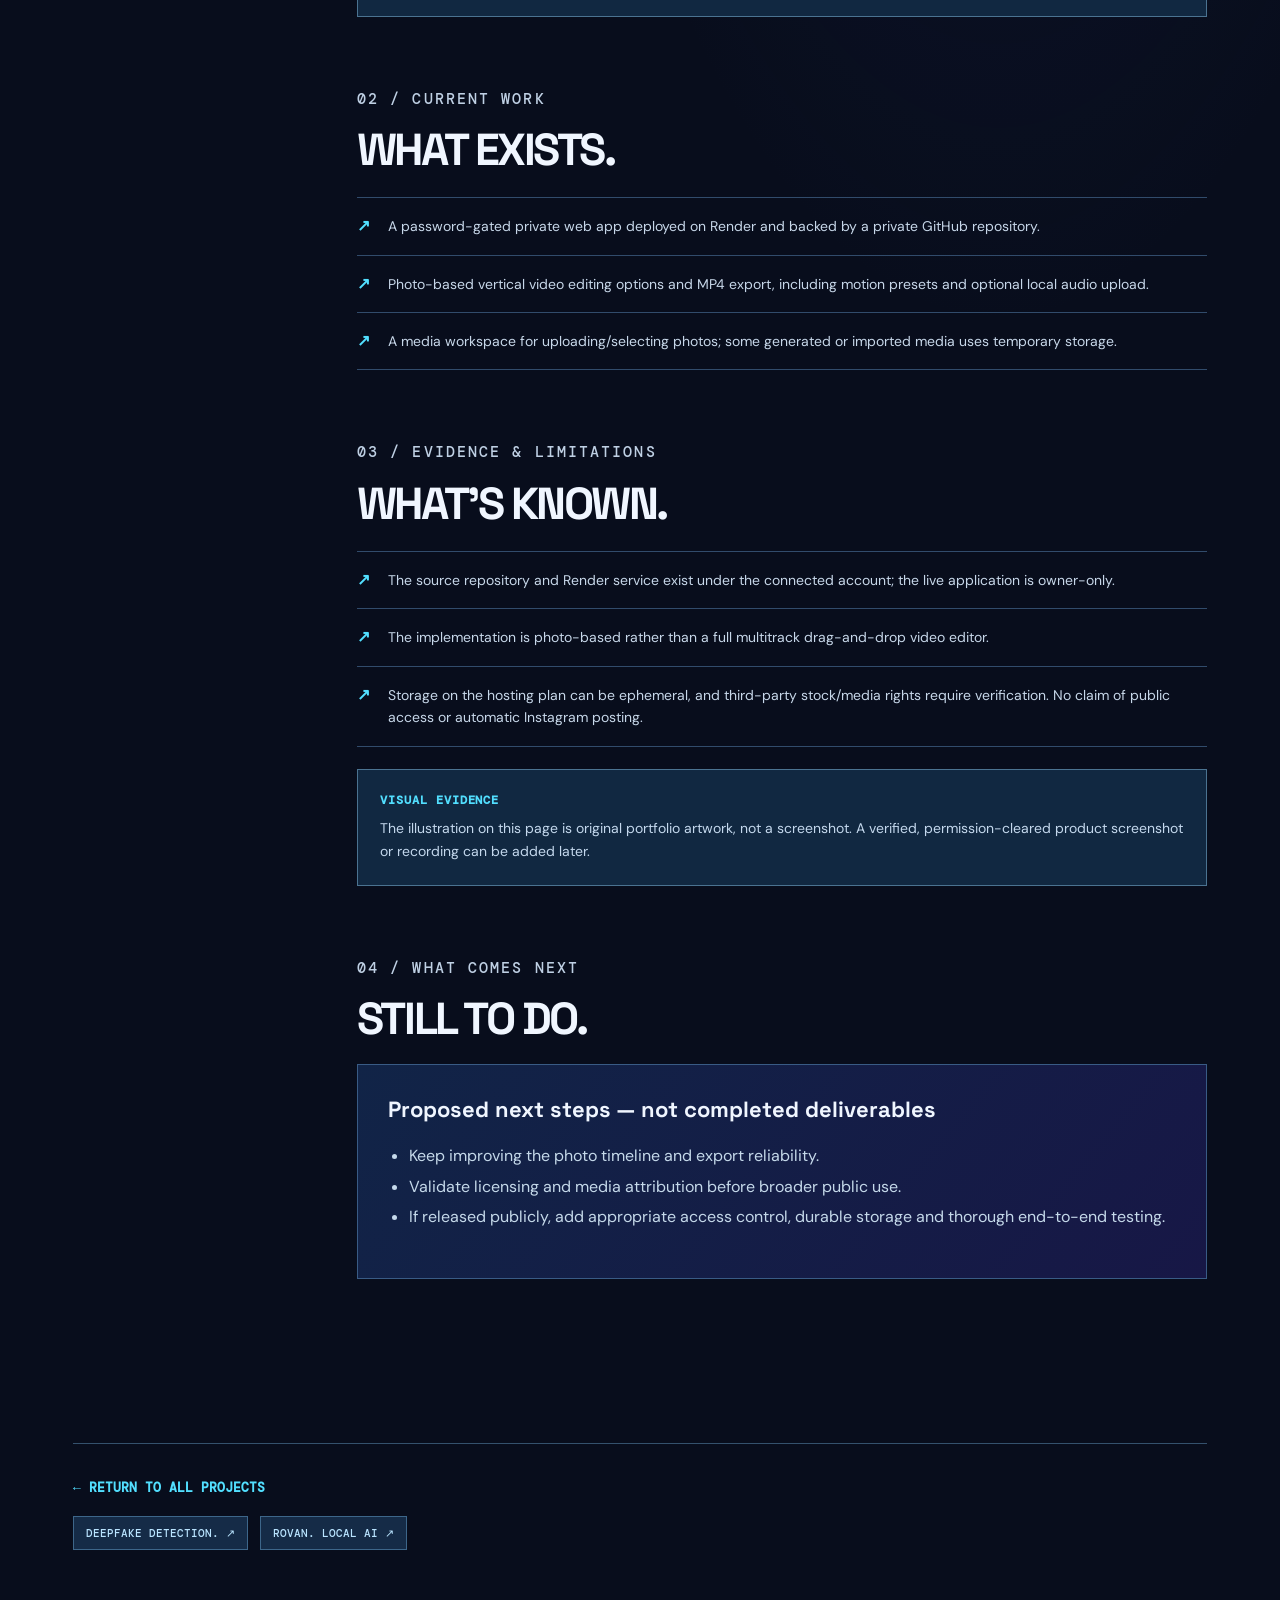
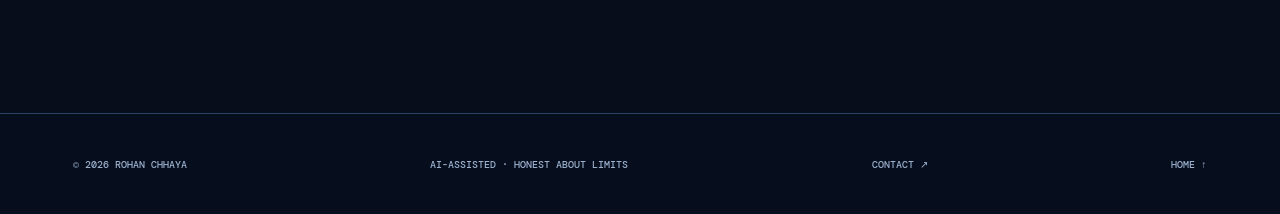
<file: projects/automoto-studio.html>
<!doctype html>
<html lang="en" data-accent="cyan">
<head>
<meta charset="utf-8"><meta name="viewport" content="width=device-width,initial-scale=1">
<meta name="theme-color" content="#070b18"><meta name="color-scheme" content="dark">
<meta name="description" content="Owner-only AI-assisted automotive Reels editing prototype; photo-based video export under development.">
<meta property="og:type" content="article">
<meta property="og:title" content="AutoMoto Studio — Rohan Chhaya Digital Lab">
<meta property="og:description" content="Owner-only AI-assisted automotive Reels editing prototype; photo-based video export under development.">
<meta property="og:image" content="https://xyzabc8108-prog.github.io/rohan-portfolio-2026/social-preview.png">
<meta name="twitter:card" content="summary_large_image">
<link rel="canonical" href="https://xyzabc8108-prog.github.io/rohan-portfolio-2026/projects/automoto-studio.html">
<title>AUTOMOTO STUDIO. — Digital Lab | Rohan Chhaya</title>
<link rel="icon" href="../favicon.svg" type="image/svg+xml">
<link rel="preconnect" href="https://fonts.googleapis.com"><link rel="preconnect" href="https://fonts.gstatic.com" crossorigin>
<link href="https://fonts.googleapis.com/css2?family=DM+Mono:wght@400;500&family=DM+Sans:wght@400;500;600;700&family=Space+Grotesk:wght@400;500;600;700&display=swap" rel="stylesheet">
<link rel="stylesheet" href="../v5.css">
<script>try{const saved=localStorage.getItem('rc-accent');if(['cyan','violet','amber'].includes(saved))document.documentElement.dataset.accent=saved}catch(e){}</script>
<script src="../v5.js" defer></script>
</head>
<body data-page="case">
<a class="skip-link" href="#main">Skip to case study</a>
<div class="scroll-progress" aria-hidden="true"></div>
<div id="site-shell">
<header class="site-header">
 <a class="brand" href="../index.html" aria-label="Rohan Chhaya homepage"><span class="brand-mark">R<span class="brand-slash">/</span>C<span class="brand-dot">.</span></span><span class="brand-copy">ROHAN CHHAYA<small>DIGITAL LAB — 2026</small></span></a>
 <nav class="nav-links" id="site-nav" aria-label="Primary navigation"><a href="../index.html#work">Work</a><a href="../index.html#process">Process</a><a href="../index.html#journey">Journey</a><a href="../index.html#about">About</a><a href="../index.html#contact">Contact</a><a href="../cv.html">CV ↗</a></nav>
 <div class="header-actions"><button class="palette-button" id="palette-button" type="button" aria-label="Change accent color"><span class="palette-mark"></span><span>PALETTE</span></button><a class="cmd-button" href="../index.html#work"><span aria-hidden="true">↶</span><span>ALL WORK</span></a><button class="menu-toggle" id="menu-toggle" type="button" aria-label="Open menu" aria-controls="site-nav" aria-expanded="false"><span></span><span></span></button></div>
</header>
<main id="main" class="case-main">
<div class="section-wrap">
  <p class="case-crumb"><a href="../index.html#work">ALL PROJECTS</a> / 02 / PRIVATE CREATIVE TOOL</p>
  <section class="case-hero" aria-labelledby="case-title">
    <div class="case-copy"><p class="overline case-eyebrow">PROJECT 02 / PRIVATE CREATIVE TOOL / 2026</p><h1 id="case-title">AUTOMOTO<br><em>STUDIO.</em></h1><p class="case-lead">My concept for an AI-assisted, owner-only automotive Reels studio: create vertical car and motorcycle edits from photos, chosen motion styles and audio.</p><div class="case-info"><span>OWNER-ONLY</span><span>PHOTO-BASED VIDEO</span><span>PRIVATE RENDER</span></div><div class="case-hero-actions"><a class="button button-primary" href="https://automoto-reels-studio-private.onrender.com/" target="_blank" rel="noopener noreferrer">OWNER-ONLY WEBSITE · LOGIN REQUIRED ↗</a><a class="button button-outline" href="../index.html#work">BACK TO PROJECTS ↗</a><a class="button button-outline" href="../project-log.html#automoto">EVIDENCE &amp; PROGRESS ↗</a></div></div>
    <div class="case-poster" role="img" aria-label="Decorative visual for AUTOMOTO STUDIO.; not a screenshot of the software"><div class="case-poster-label"><span>RC / 02—05</span><span>ILLUSTRATIVE ARTWORK</span></div><div class="case-poster-title">AUTO<span>MOTO</span></div><div class="case-poster-foot"><span>AI-ASSISTED EXPERIMENT</span><span>WORK IN PROGRESS</span></div></div>
  </section>
  <div class="case-warning"><b aria-hidden="true">!</b><p><strong>STATUS: WORK IN PROGRESS.</strong> The linked website requires owner credentials. It is included for provenance, not as a public visitor demo. Manual testing has been limited.</p></div>
  <aside class="case-evidence" aria-label="Available project evidence"><div><small>DOCUMENTED EVIDENCE</small><strong>Owner-only project</strong></div><p>The private repository and access-controlled Render service exist. A broadly compatible MP4 export and public user demonstration have not been independently verified. <b>Visual artwork on this page is illustrative, not a product screenshot.</b></p></aside>
<div class="case-content">
    <nav class="case-sidebar" aria-label="Case study sections"><span>CASE STUDY / INDEX</span><a href="#overview">01 / OVERVIEW</a><a href="#built">02 / CURRENT WORK</a><a href="#evidence">03 / EVIDENCE &amp; LIMITS</a><a href="#next">04 / NEXT STEPS</a></nav>
    <div>
      <section class="case-section" id="overview"><p class="overline">01 / WHAT IT IS</p><h2>THE CONCEPT.</h2><p>The project is an experimental browser-first workflow for arranging vehicle photos, selecting styles and producing short social-video exports. AI tools have been used extensively for implementation. This is not a completed professional editor.</p><div class="case-note"><strong>HONEST CREDIT</strong> The project idea and direction are mine. AI tools generated most of the implementation. My own testing has been limited and the project status is reported accordingly.</div></section>
      <section class="case-section" id="built"><p class="overline">02 / CURRENT WORK</p><h2>WHAT EXISTS.</h2><ul class="case-list"><li>A password-gated private web app deployed on Render and backed by a private GitHub repository.</li><li>Photo-based vertical video editing options and MP4 export, including motion presets and optional local audio upload.</li><li>A media workspace for uploading/selecting photos; some generated or imported media uses temporary storage.</li></ul></section>
      <section class="case-section" id="evidence"><p class="overline">03 / EVIDENCE &amp; LIMITATIONS</p><h2>WHAT'S KNOWN.</h2><ul class="case-list"><li>The source repository and Render service exist under the connected account; the live application is owner-only.</li><li>The implementation is photo-based rather than a full multitrack drag-and-drop video editor.</li><li>Storage on the hosting plan can be ephemeral, and third-party stock/media rights require verification. No claim of public access or automatic Instagram posting.</li></ul><div class="case-note"><strong>VISUAL EVIDENCE</strong> The illustration on this page is original portfolio artwork, not a screenshot. A verified, permission-cleared product screenshot or recording can be added later.</div></section>
      <section class="case-section" id="next"><p class="overline">04 / WHAT COMES NEXT</p><h2>STILL TO DO.</h2><div class="case-next"><h3>Proposed next steps — not completed deliverables</h3><ul><li>Keep improving the photo timeline and export reliability.</li><li>Validate licensing and media attribution before broader public use.</li><li>If released publicly, add appropriate access control, durable storage and thorough end-to-end testing.</li></ul></div></section>
    </div>
  </div>
  <div class="case-back"><a href="../index.html#work">← RETURN TO ALL PROJECTS</a><div class="case-related"><a href="deepfake-detection.html">DEEPFAKE DETECTION. ↗</a><a href="rovan.html">ROVAN. LOCAL AI ↗</a></div></div>
</div>
</main>
<footer class="site-footer"><span>© <span data-year>2026</span> ROHAN CHHAYA</span><span>AI-ASSISTED · HONEST ABOUT LIMITS</span><a href="../index.html#contact">CONTACT ↗</a><a href="../index.html">HOME ↑</a></footer>
</div>
</body></html>
</file>
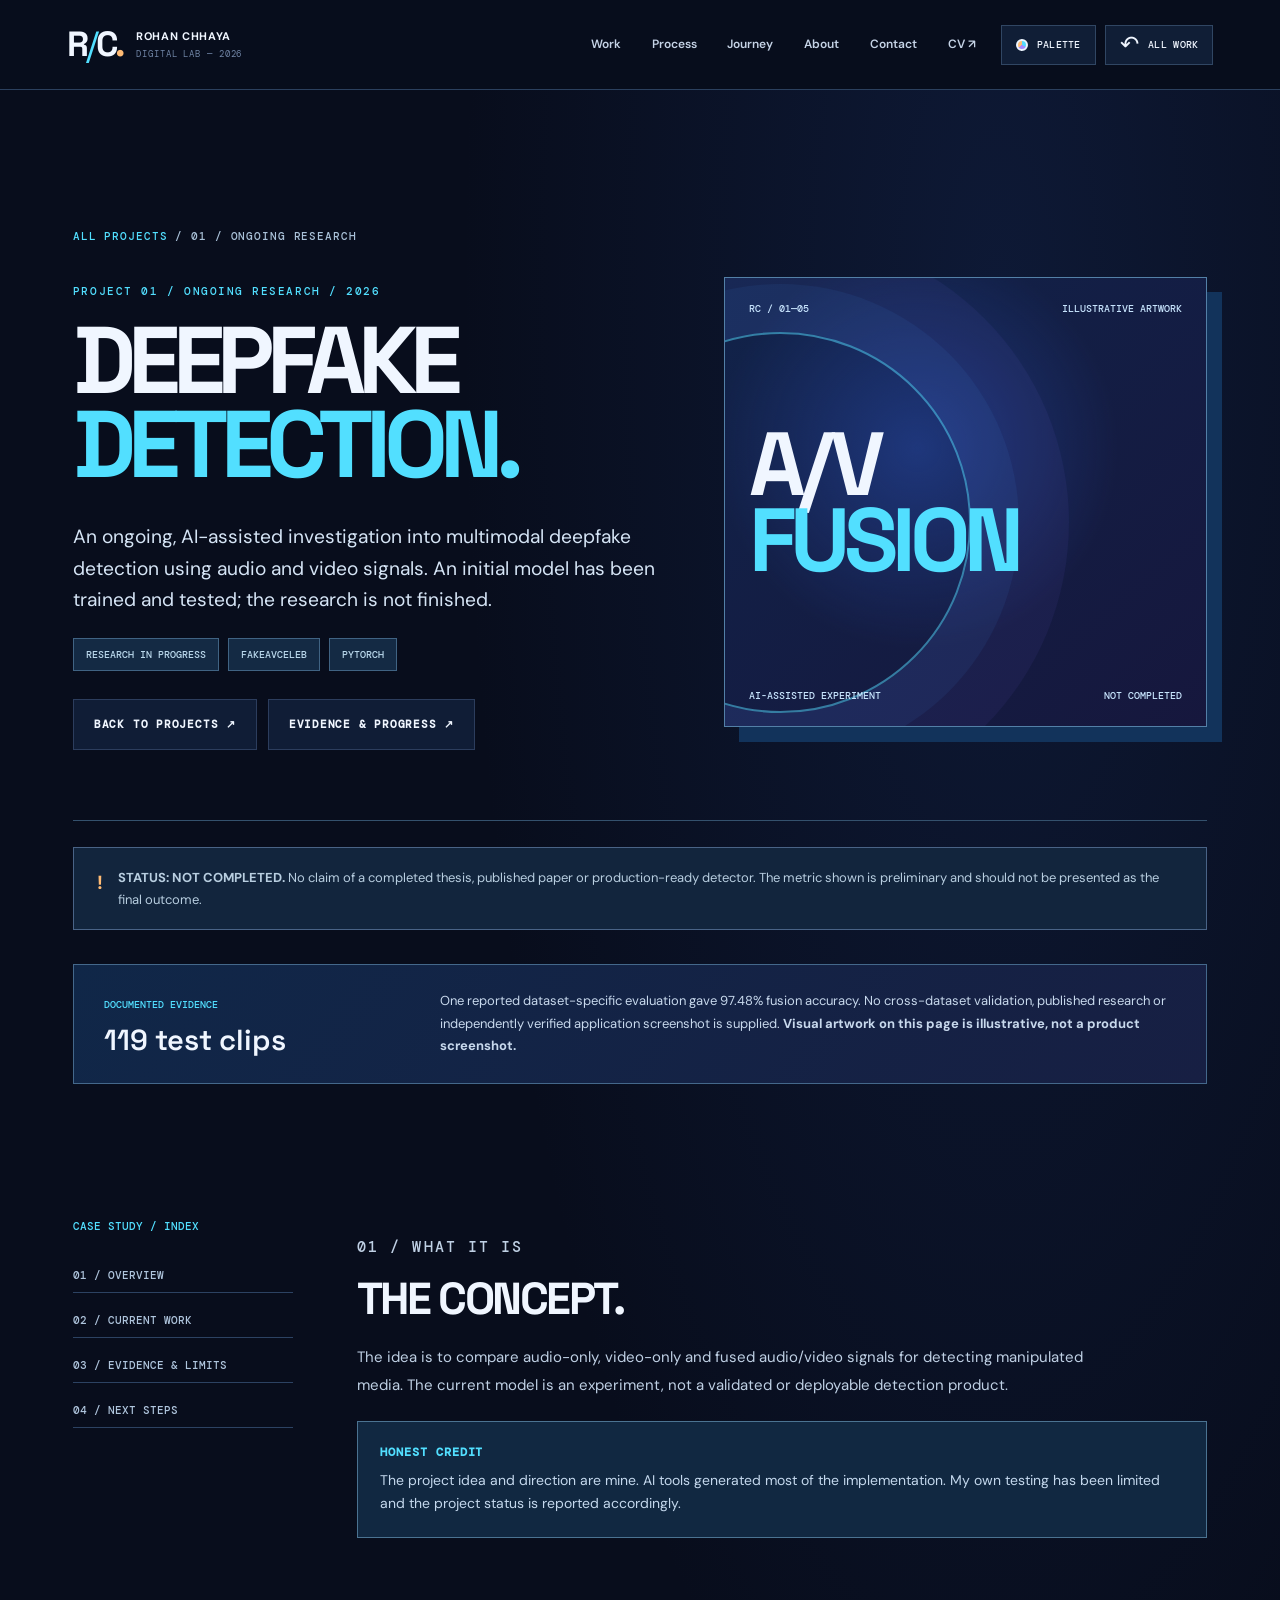
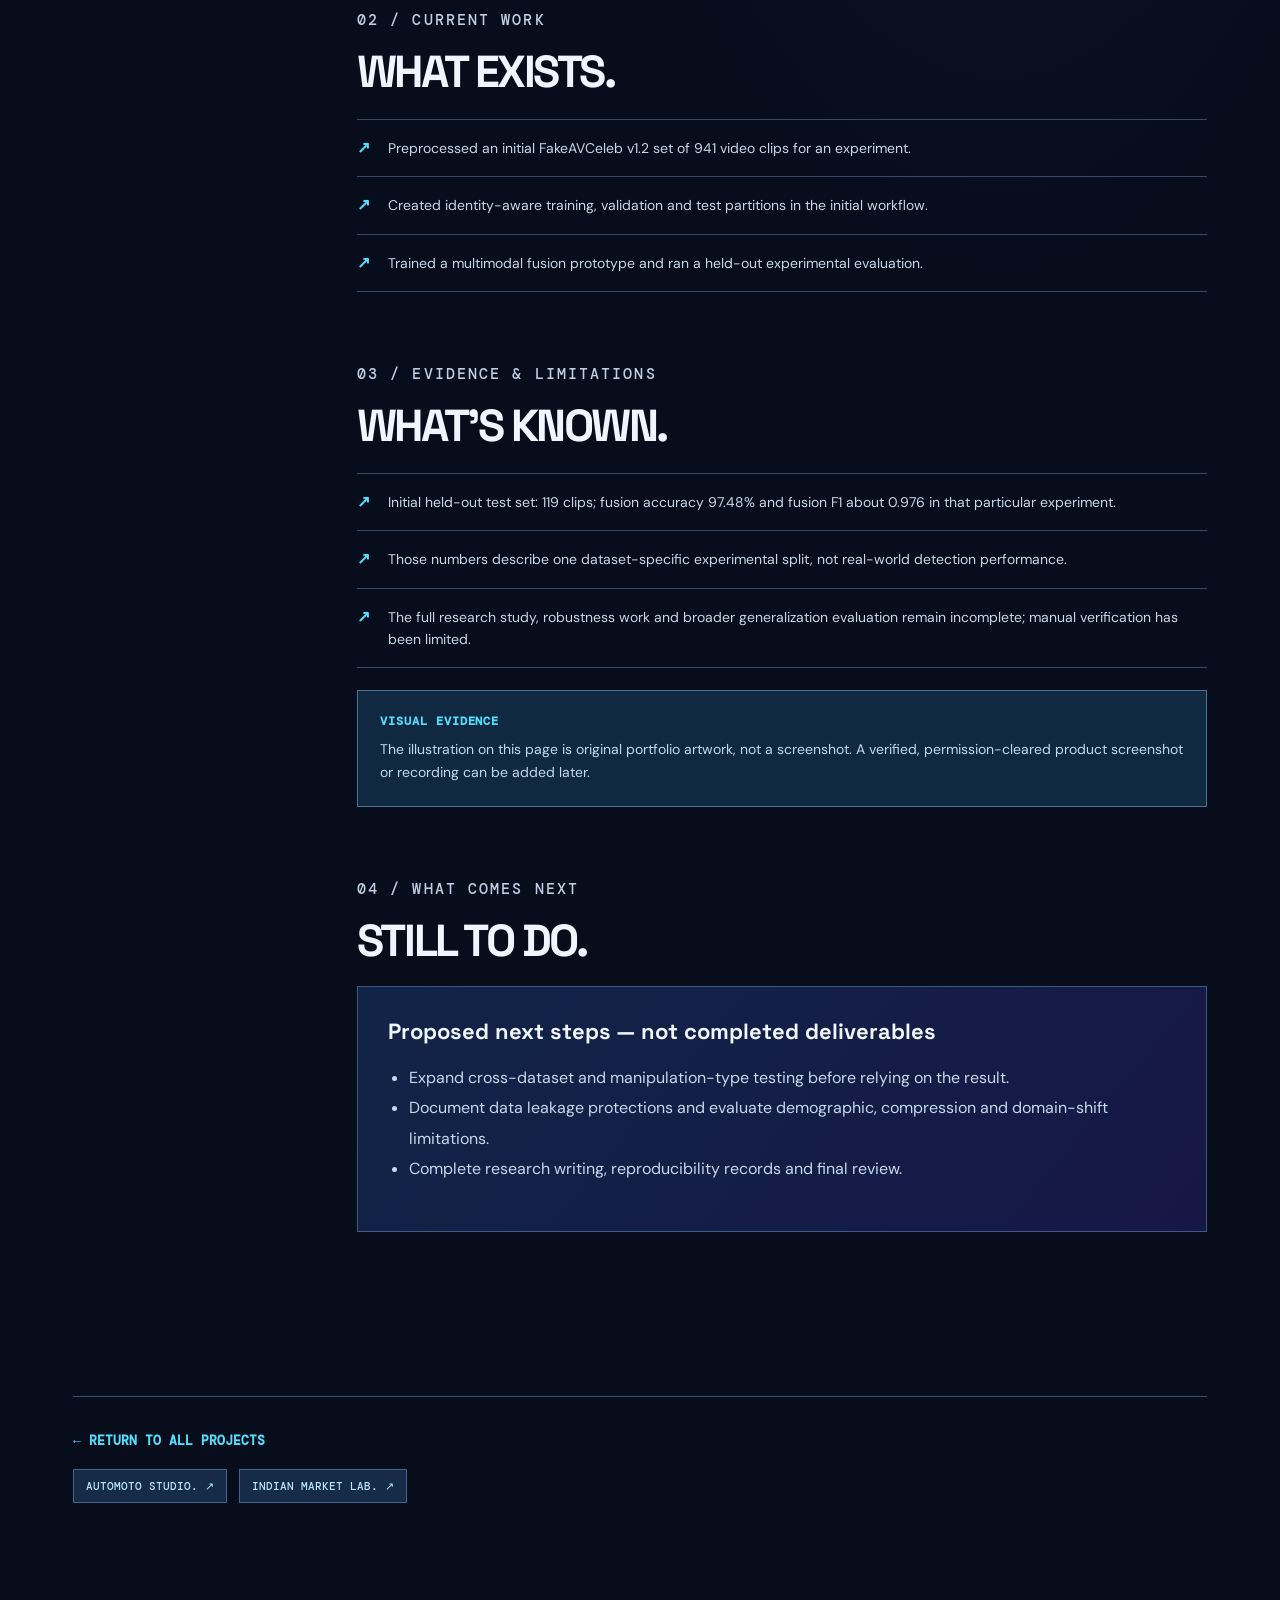
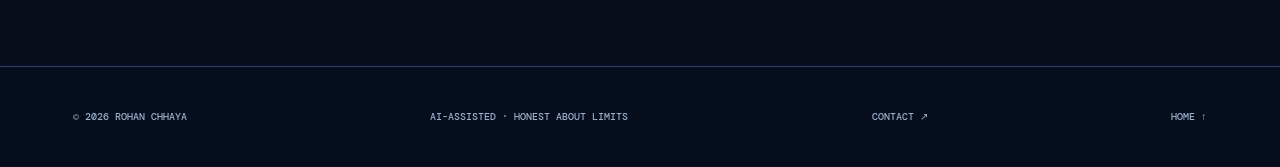
<file: projects/deepfake-detection.html>
<!doctype html>
<html lang="en" data-accent="cyan">
<head>
<meta charset="utf-8"><meta name="viewport" content="width=device-width,initial-scale=1">
<meta name="theme-color" content="#070b18"><meta name="color-scheme" content="dark">
<meta name="description" content="Ongoing audio-video deepfake research on FakeAVCeleb; initial 119-clip evaluation and critical limitations.">
<meta property="og:type" content="article">
<meta property="og:title" content="Multimodal Deepfake Detection — Rohan Chhaya Digital Lab">
<meta property="og:description" content="Ongoing audio-video deepfake research on FakeAVCeleb; initial 119-clip evaluation and critical limitations.">
<meta property="og:image" content="https://xyzabc8108-prog.github.io/rohan-portfolio-2026/social-preview.png">
<meta name="twitter:card" content="summary_large_image">
<link rel="canonical" href="https://xyzabc8108-prog.github.io/rohan-portfolio-2026/projects/deepfake-detection.html">
<title>DEEPFAKE DETECTION. — Digital Lab | Rohan Chhaya</title>
<link rel="icon" href="../favicon.svg" type="image/svg+xml">
<link rel="preconnect" href="https://fonts.googleapis.com"><link rel="preconnect" href="https://fonts.gstatic.com" crossorigin>
<link href="https://fonts.googleapis.com/css2?family=DM+Mono:wght@400;500&family=DM+Sans:wght@400;500;600;700&family=Space+Grotesk:wght@400;500;600;700&display=swap" rel="stylesheet">
<link rel="stylesheet" href="../v5.css">
<script>try{const saved=localStorage.getItem('rc-accent');if(['cyan','violet','amber'].includes(saved))document.documentElement.dataset.accent=saved}catch(e){}</script>
<script src="../v5.js" defer></script>
</head>
<body data-page="case">
<a class="skip-link" href="#main">Skip to case study</a>
<div class="scroll-progress" aria-hidden="true"></div>
<div id="site-shell">
<header class="site-header">
 <a class="brand" href="../index.html" aria-label="Rohan Chhaya homepage"><span class="brand-mark">R<span class="brand-slash">/</span>C<span class="brand-dot">.</span></span><span class="brand-copy">ROHAN CHHAYA<small>DIGITAL LAB — 2026</small></span></a>
 <nav class="nav-links" id="site-nav" aria-label="Primary navigation"><a href="../index.html#work">Work</a><a href="../index.html#process">Process</a><a href="../index.html#journey">Journey</a><a href="../index.html#about">About</a><a href="../index.html#contact">Contact</a><a href="../cv.html">CV ↗</a></nav>
 <div class="header-actions"><button class="palette-button" id="palette-button" type="button" aria-label="Change accent color"><span class="palette-mark"></span><span>PALETTE</span></button><a class="cmd-button" href="../index.html#work"><span aria-hidden="true">↶</span><span>ALL WORK</span></a><button class="menu-toggle" id="menu-toggle" type="button" aria-label="Open menu" aria-controls="site-nav" aria-expanded="false"><span></span><span></span></button></div>
</header>
<main id="main" class="case-main">
<div class="section-wrap">
  <p class="case-crumb"><a href="../index.html#work">ALL PROJECTS</a> / 01 / ONGOING RESEARCH</p>
  <section class="case-hero" aria-labelledby="case-title">
    <div class="case-copy"><p class="overline case-eyebrow">PROJECT 01 / ONGOING RESEARCH / 2026</p><h1 id="case-title">DEEPFAKE<br><em>DETECTION.</em></h1><p class="case-lead">An ongoing, AI-assisted investigation into multimodal deepfake detection using audio and video signals. An initial model has been trained and tested; the research is not finished.</p><div class="case-info"><span>RESEARCH IN PROGRESS</span><span>FAKEAVCELEB</span><span>PYTORCH</span></div><div class="case-hero-actions"><a class="button button-outline" href="../index.html#work">BACK TO PROJECTS ↗</a><a class="button button-outline" href="../project-log.html#deepfake">EVIDENCE &amp; PROGRESS ↗</a></div></div>
    <div class="case-poster" role="img" aria-label="Decorative visual for DEEPFAKE DETECTION.; not a screenshot of the software"><div class="case-poster-label"><span>RC / 01—05</span><span>ILLUSTRATIVE ARTWORK</span></div><div class="case-poster-title">A/V<span>FUSION</span></div><div class="case-poster-foot"><span>AI-ASSISTED EXPERIMENT</span><span>NOT COMPLETED</span></div></div>
  </section>
  <div class="case-warning"><b aria-hidden="true">!</b><p><strong>STATUS: NOT COMPLETED.</strong> No claim of a completed thesis, published paper or production-ready detector. The metric shown is preliminary and should not be presented as the final outcome.</p></div>
  <aside class="case-evidence" aria-label="Available project evidence"><div><small>DOCUMENTED EVIDENCE</small><strong>119 test clips</strong></div><p>One reported dataset-specific evaluation gave 97.48% fusion accuracy. No cross-dataset validation, published research or independently verified application screenshot is supplied. <b>Visual artwork on this page is illustrative, not a product screenshot.</b></p></aside>
<div class="case-content">
    <nav class="case-sidebar" aria-label="Case study sections"><span>CASE STUDY / INDEX</span><a href="#overview">01 / OVERVIEW</a><a href="#built">02 / CURRENT WORK</a><a href="#evidence">03 / EVIDENCE &amp; LIMITS</a><a href="#next">04 / NEXT STEPS</a></nav>
    <div>
      <section class="case-section" id="overview"><p class="overline">01 / WHAT IT IS</p><h2>THE CONCEPT.</h2><p>The idea is to compare audio-only, video-only and fused audio/video signals for detecting manipulated media. The current model is an experiment, not a validated or deployable detection product.</p><div class="case-note"><strong>HONEST CREDIT</strong> The project idea and direction are mine. AI tools generated most of the implementation. My own testing has been limited and the project status is reported accordingly.</div></section>
      <section class="case-section" id="built"><p class="overline">02 / CURRENT WORK</p><h2>WHAT EXISTS.</h2><ul class="case-list"><li>Preprocessed an initial FakeAVCeleb v1.2 set of 941 video clips for an experiment.</li><li>Created identity-aware training, validation and test partitions in the initial workflow.</li><li>Trained a multimodal fusion prototype and ran a held-out experimental evaluation.</li></ul></section>
      <section class="case-section" id="evidence"><p class="overline">03 / EVIDENCE &amp; LIMITATIONS</p><h2>WHAT'S KNOWN.</h2><ul class="case-list"><li>Initial held-out test set: 119 clips; fusion accuracy 97.48% and fusion F1 about 0.976 in that particular experiment.</li><li>Those numbers describe one dataset-specific experimental split, not real-world detection performance.</li><li>The full research study, robustness work and broader generalization evaluation remain incomplete; manual verification has been limited.</li></ul><div class="case-note"><strong>VISUAL EVIDENCE</strong> The illustration on this page is original portfolio artwork, not a screenshot. A verified, permission-cleared product screenshot or recording can be added later.</div></section>
      <section class="case-section" id="next"><p class="overline">04 / WHAT COMES NEXT</p><h2>STILL TO DO.</h2><div class="case-next"><h3>Proposed next steps — not completed deliverables</h3><ul><li>Expand cross-dataset and manipulation-type testing before relying on the result.</li><li>Document data leakage protections and evaluate demographic, compression and domain-shift limitations.</li><li>Complete research writing, reproducibility records and final review.</li></ul></div></section>
    </div>
  </div>
  <div class="case-back"><a href="../index.html#work">← RETURN TO ALL PROJECTS</a><div class="case-related"><a href="automoto-studio.html">AUTOMOTO STUDIO. ↗</a><a href="indian-market-lab.html">INDIAN MARKET LAB. ↗</a></div></div>
</div>
</main>
<footer class="site-footer"><span>© <span data-year>2026</span> ROHAN CHHAYA</span><span>AI-ASSISTED · HONEST ABOUT LIMITS</span><a href="../index.html#contact">CONTACT ↗</a><a href="../index.html">HOME ↑</a></footer>
</div>
</body></html>
</file>
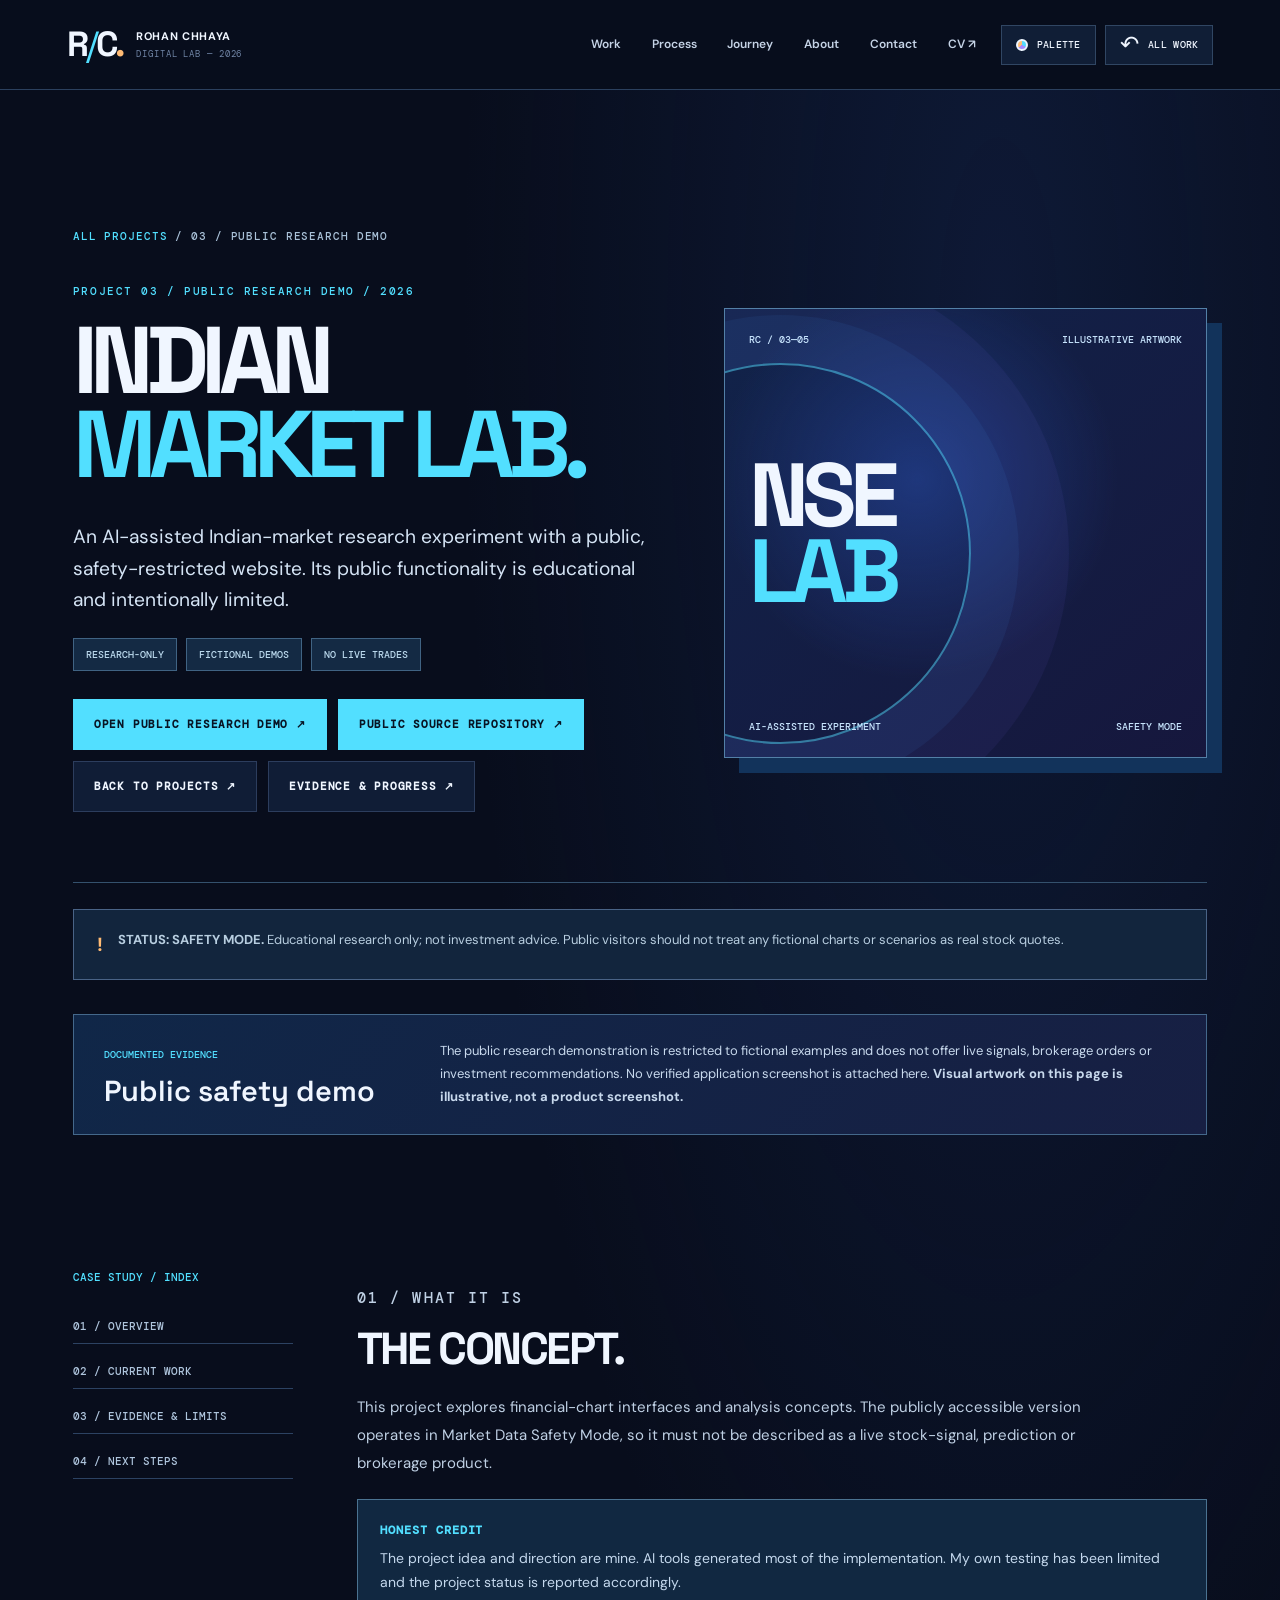
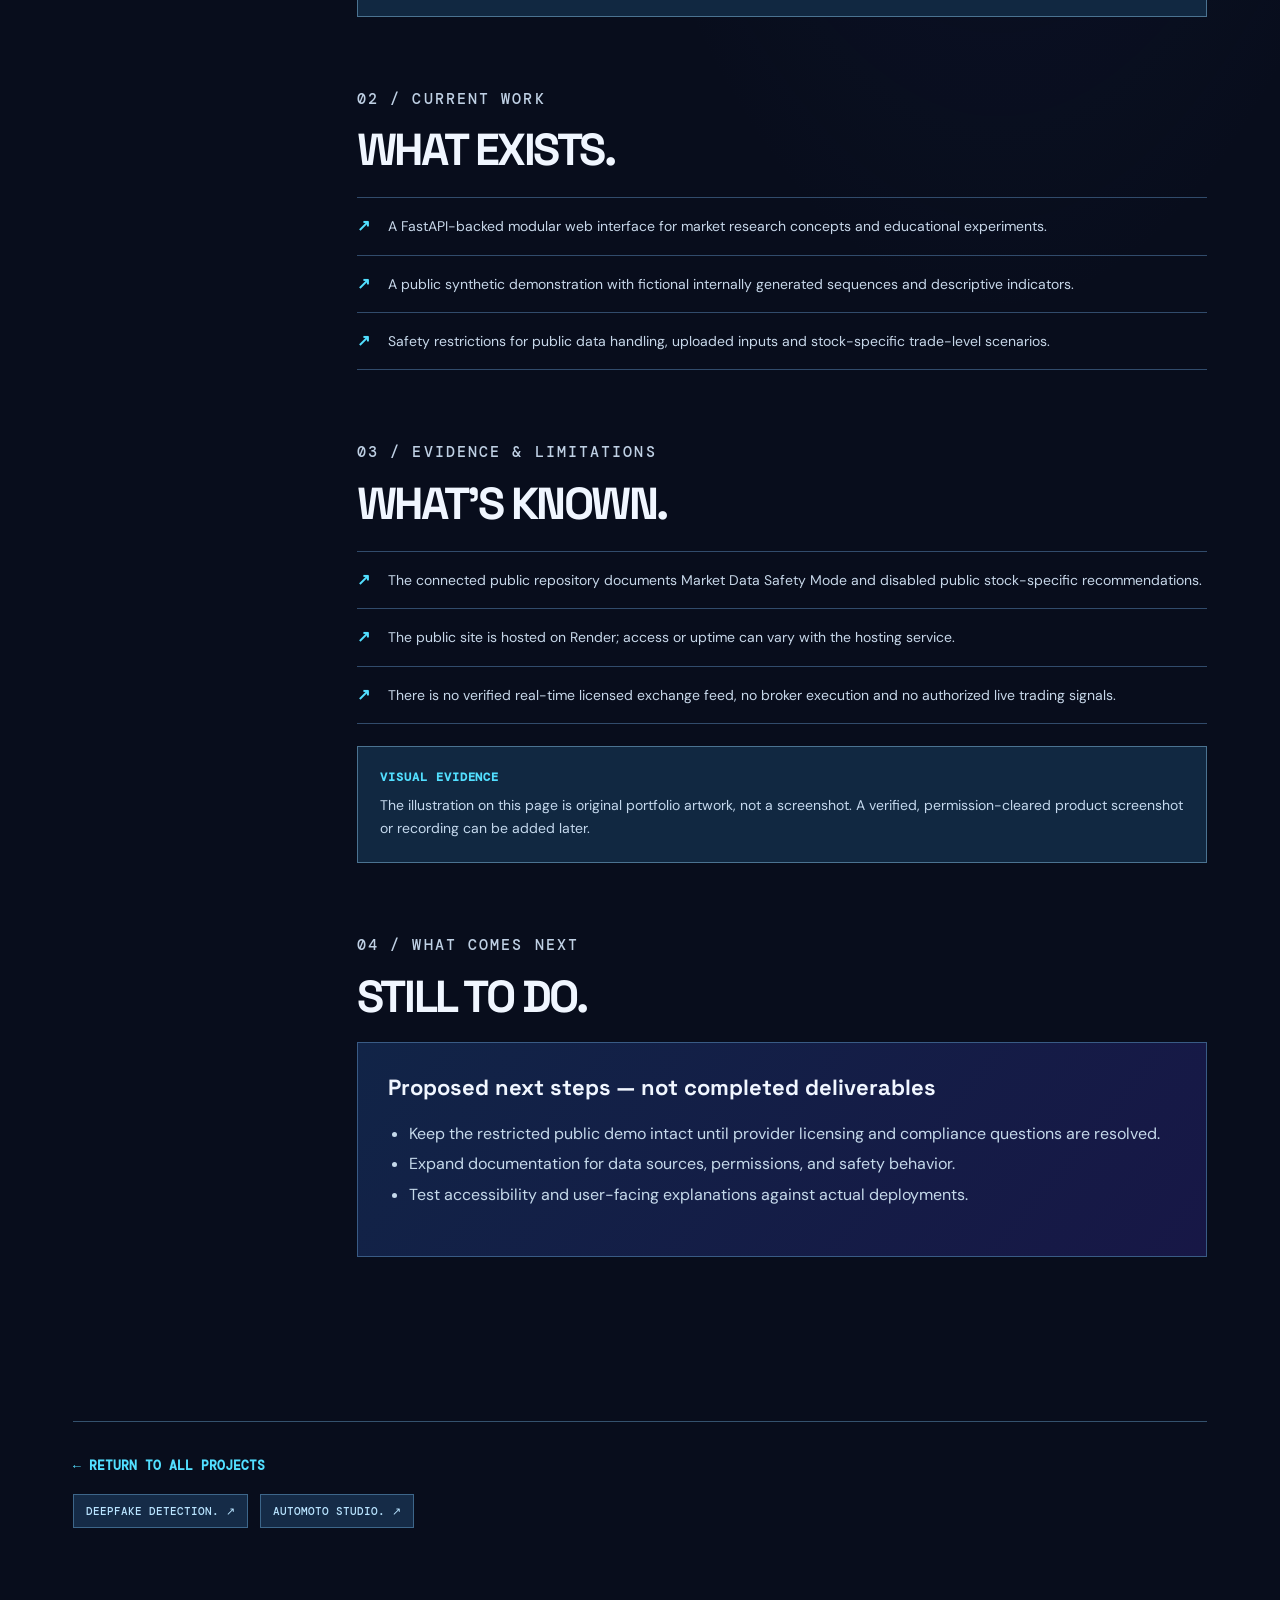
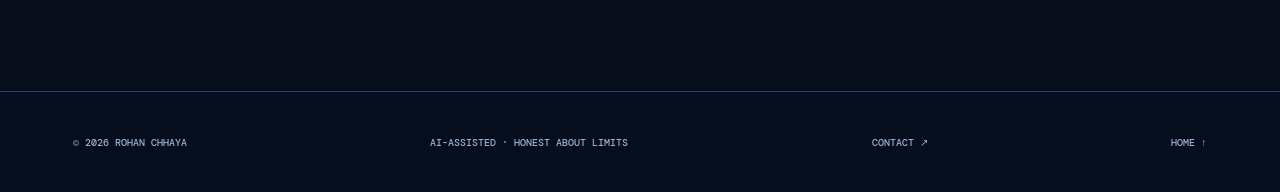
<file: projects/indian-market-lab.html>
<!doctype html>
<html lang="en" data-accent="cyan">
<head>
<meta charset="utf-8"><meta name="viewport" content="width=device-width,initial-scale=1">
<meta name="theme-color" content="#070b18"><meta name="color-scheme" content="dark">
<meta name="description" content="A safety-restricted public market-research demonstration with fictional example data, not trading advice.">
<meta property="og:type" content="article">
<meta property="og:title" content="Indian Market Lab — Rohan Chhaya Digital Lab">
<meta property="og:description" content="A safety-restricted public market-research demonstration with fictional example data, not trading advice.">
<meta property="og:image" content="https://xyzabc8108-prog.github.io/rohan-portfolio-2026/social-preview.png">
<meta name="twitter:card" content="summary_large_image">
<link rel="canonical" href="https://xyzabc8108-prog.github.io/rohan-portfolio-2026/projects/indian-market-lab.html">
<title>INDIAN MARKET LAB. — Digital Lab | Rohan Chhaya</title>
<link rel="icon" href="../favicon.svg" type="image/svg+xml">
<link rel="preconnect" href="https://fonts.googleapis.com"><link rel="preconnect" href="https://fonts.gstatic.com" crossorigin>
<link href="https://fonts.googleapis.com/css2?family=DM+Mono:wght@400;500&family=DM+Sans:wght@400;500;600;700&family=Space+Grotesk:wght@400;500;600;700&display=swap" rel="stylesheet">
<link rel="stylesheet" href="../v5.css">
<script>try{const saved=localStorage.getItem('rc-accent');if(['cyan','violet','amber'].includes(saved))document.documentElement.dataset.accent=saved}catch(e){}</script>
<script src="../v5.js" defer></script>
</head>
<body data-page="case">
<a class="skip-link" href="#main">Skip to case study</a>
<div class="scroll-progress" aria-hidden="true"></div>
<div id="site-shell">
<header class="site-header">
 <a class="brand" href="../index.html" aria-label="Rohan Chhaya homepage"><span class="brand-mark">R<span class="brand-slash">/</span>C<span class="brand-dot">.</span></span><span class="brand-copy">ROHAN CHHAYA<small>DIGITAL LAB — 2026</small></span></a>
 <nav class="nav-links" id="site-nav" aria-label="Primary navigation"><a href="../index.html#work">Work</a><a href="../index.html#process">Process</a><a href="../index.html#journey">Journey</a><a href="../index.html#about">About</a><a href="../index.html#contact">Contact</a><a href="../cv.html">CV ↗</a></nav>
 <div class="header-actions"><button class="palette-button" id="palette-button" type="button" aria-label="Change accent color"><span class="palette-mark"></span><span>PALETTE</span></button><a class="cmd-button" href="../index.html#work"><span aria-hidden="true">↶</span><span>ALL WORK</span></a><button class="menu-toggle" id="menu-toggle" type="button" aria-label="Open menu" aria-controls="site-nav" aria-expanded="false"><span></span><span></span></button></div>
</header>
<main id="main" class="case-main">
<div class="section-wrap">
  <p class="case-crumb"><a href="../index.html#work">ALL PROJECTS</a> / 03 / PUBLIC RESEARCH DEMO</p>
  <section class="case-hero" aria-labelledby="case-title">
    <div class="case-copy"><p class="overline case-eyebrow">PROJECT 03 / PUBLIC RESEARCH DEMO / 2026</p><h1 id="case-title">INDIAN<br><em>MARKET LAB.</em></h1><p class="case-lead">An AI-assisted Indian-market research experiment with a public, safety-restricted website. Its public functionality is educational and intentionally limited.</p><div class="case-info"><span>RESEARCH-ONLY</span><span>FICTIONAL DEMOS</span><span>NO LIVE TRADES</span></div><div class="case-hero-actions"><a class="button button-primary" href="https://indian-market-lab-fullstack.onrender.com/" target="_blank" rel="noopener noreferrer">OPEN PUBLIC RESEARCH DEMO ↗</a><a class="button button-primary" href="https://github.com/xyzabc8108-prog/indian-market-lab-web" target="_blank" rel="noopener noreferrer">PUBLIC SOURCE REPOSITORY ↗</a><a class="button button-outline" href="../index.html#work">BACK TO PROJECTS ↗</a><a class="button button-outline" href="../project-log.html#market">EVIDENCE &amp; PROGRESS ↗</a></div></div>
    <div class="case-poster" role="img" aria-label="Decorative visual for INDIAN MARKET LAB.; not a screenshot of the software"><div class="case-poster-label"><span>RC / 03—05</span><span>ILLUSTRATIVE ARTWORK</span></div><div class="case-poster-title">NSE<span>LAB</span></div><div class="case-poster-foot"><span>AI-ASSISTED EXPERIMENT</span><span>SAFETY MODE</span></div></div>
  </section>
  <div class="case-warning"><b aria-hidden="true">!</b><p><strong>STATUS: SAFETY MODE.</strong> Educational research only; not investment advice. Public visitors should not treat any fictional charts or scenarios as real stock quotes.</p></div>
  <aside class="case-evidence" aria-label="Available project evidence"><div><small>DOCUMENTED EVIDENCE</small><strong>Public safety demo</strong></div><p>The public research demonstration is restricted to fictional examples and does not offer live signals, brokerage orders or investment recommendations. No verified application screenshot is attached here. <b>Visual artwork on this page is illustrative, not a product screenshot.</b></p></aside>
<div class="case-content">
    <nav class="case-sidebar" aria-label="Case study sections"><span>CASE STUDY / INDEX</span><a href="#overview">01 / OVERVIEW</a><a href="#built">02 / CURRENT WORK</a><a href="#evidence">03 / EVIDENCE &amp; LIMITS</a><a href="#next">04 / NEXT STEPS</a></nav>
    <div>
      <section class="case-section" id="overview"><p class="overline">01 / WHAT IT IS</p><h2>THE CONCEPT.</h2><p>This project explores financial-chart interfaces and analysis concepts. The publicly accessible version operates in Market Data Safety Mode, so it must not be described as a live stock-signal, prediction or brokerage product.</p><div class="case-note"><strong>HONEST CREDIT</strong> The project idea and direction are mine. AI tools generated most of the implementation. My own testing has been limited and the project status is reported accordingly.</div></section>
      <section class="case-section" id="built"><p class="overline">02 / CURRENT WORK</p><h2>WHAT EXISTS.</h2><ul class="case-list"><li>A FastAPI-backed modular web interface for market research concepts and educational experiments.</li><li>A public synthetic demonstration with fictional internally generated sequences and descriptive indicators.</li><li>Safety restrictions for public data handling, uploaded inputs and stock-specific trade-level scenarios.</li></ul></section>
      <section class="case-section" id="evidence"><p class="overline">03 / EVIDENCE &amp; LIMITATIONS</p><h2>WHAT'S KNOWN.</h2><ul class="case-list"><li>The connected public repository documents Market Data Safety Mode and disabled public stock-specific recommendations.</li><li>The public site is hosted on Render; access or uptime can vary with the hosting service.</li><li>There is no verified real-time licensed exchange feed, no broker execution and no authorized live trading signals.</li></ul><div class="case-note"><strong>VISUAL EVIDENCE</strong> The illustration on this page is original portfolio artwork, not a screenshot. A verified, permission-cleared product screenshot or recording can be added later.</div></section>
      <section class="case-section" id="next"><p class="overline">04 / WHAT COMES NEXT</p><h2>STILL TO DO.</h2><div class="case-next"><h3>Proposed next steps — not completed deliverables</h3><ul><li>Keep the restricted public demo intact until provider licensing and compliance questions are resolved.</li><li>Expand documentation for data sources, permissions, and safety behavior.</li><li>Test accessibility and user-facing explanations against actual deployments.</li></ul></div></section>
    </div>
  </div>
  <div class="case-back"><a href="../index.html#work">← RETURN TO ALL PROJECTS</a><div class="case-related"><a href="deepfake-detection.html">DEEPFAKE DETECTION. ↗</a><a href="automoto-studio.html">AUTOMOTO STUDIO. ↗</a></div></div>
</div>
</main>
<footer class="site-footer"><span>© <span data-year>2026</span> ROHAN CHHAYA</span><span>AI-ASSISTED · HONEST ABOUT LIMITS</span><a href="../index.html#contact">CONTACT ↗</a><a href="../index.html">HOME ↑</a></footer>
</div>
</body></html>
</file>
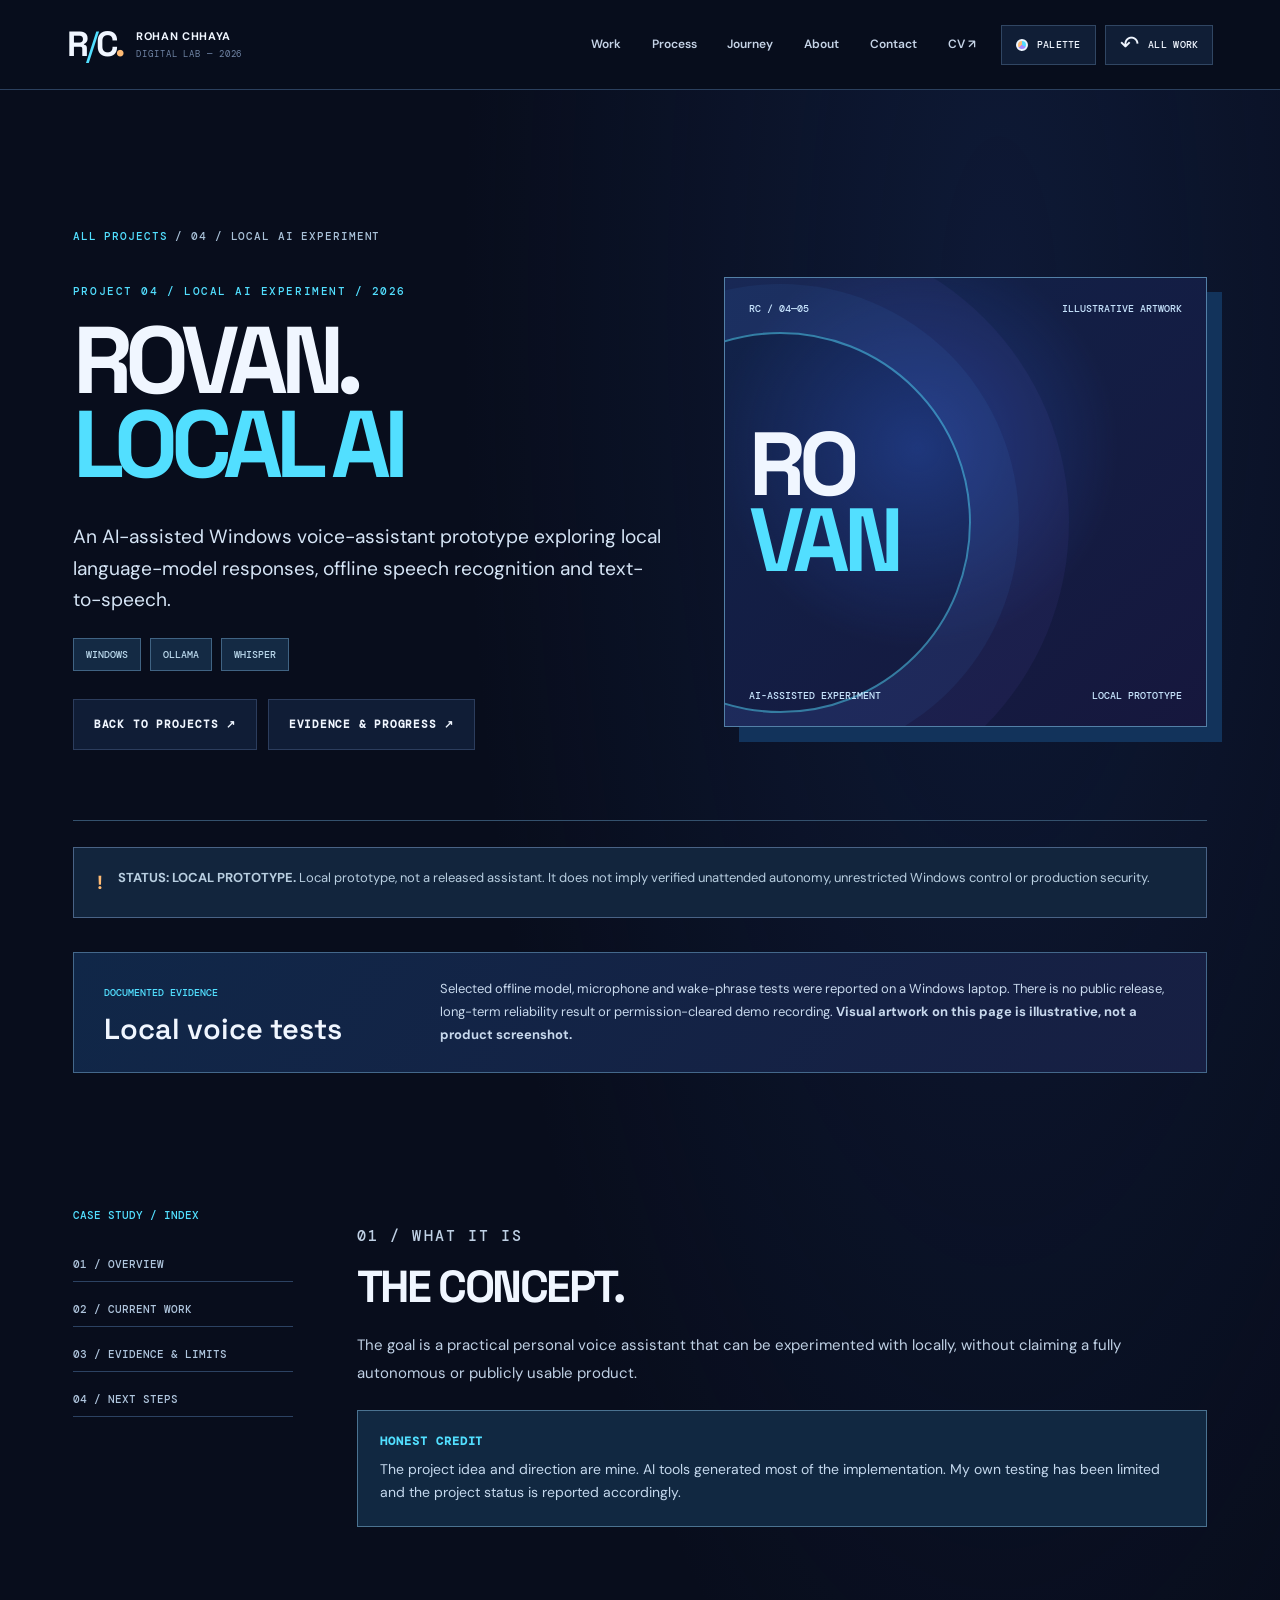
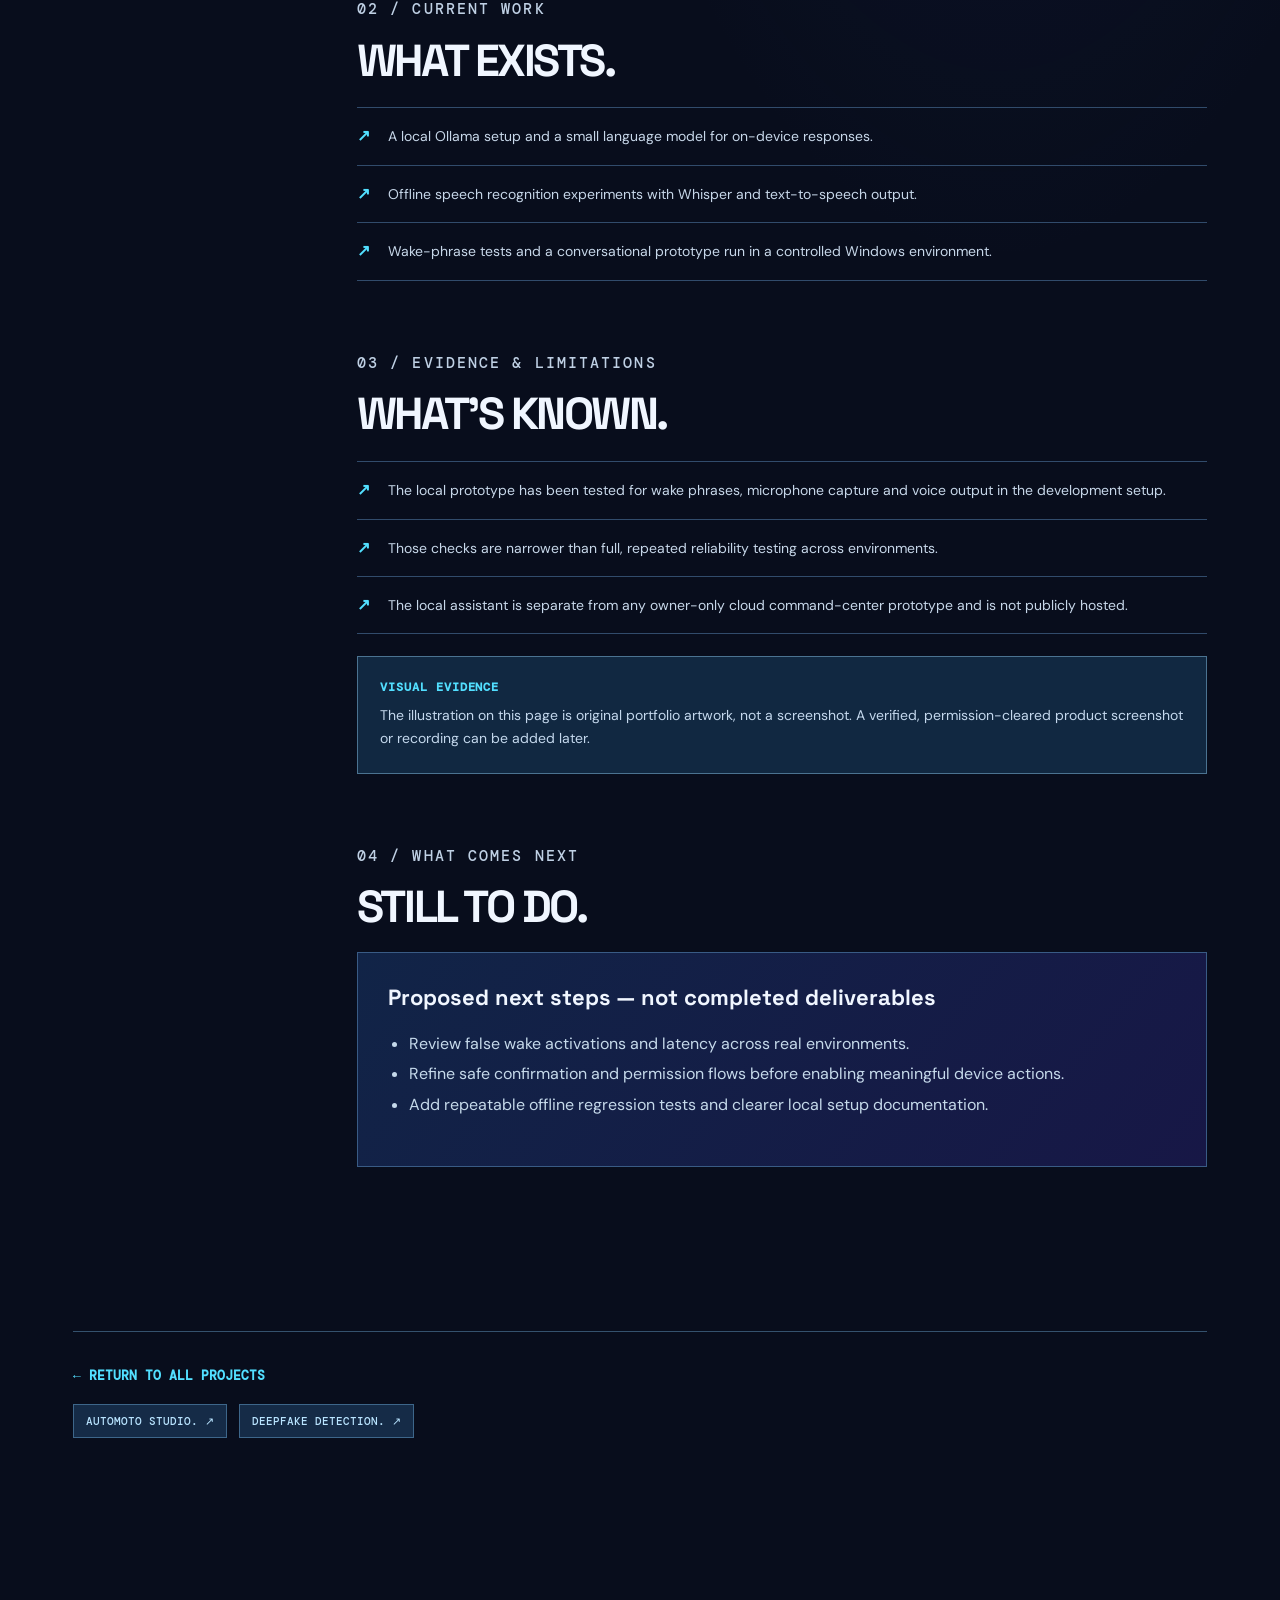
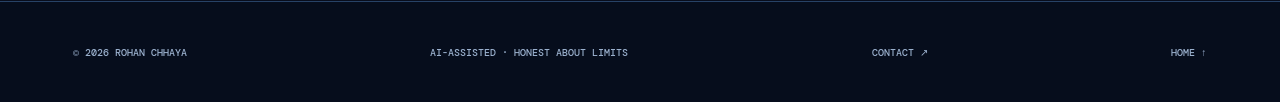
<file: projects/rovan.html>
<!doctype html>
<html lang="en" data-accent="cyan">
<head>
<meta charset="utf-8"><meta name="viewport" content="width=device-width,initial-scale=1">
<meta name="theme-color" content="#070b18"><meta name="color-scheme" content="dark">
<meta name="description" content="Experimental offline-first Windows AI assistant using local Ollama and speech recognition, not a public product.">
<meta property="og:type" content="article">
<meta property="og:title" content="ROVAN Local AI Assistant — Rohan Chhaya Digital Lab">
<meta property="og:description" content="Experimental offline-first Windows AI assistant using local Ollama and speech recognition, not a public product.">
<meta property="og:image" content="https://xyzabc8108-prog.github.io/rohan-portfolio-2026/social-preview.png">
<meta name="twitter:card" content="summary_large_image">
<link rel="canonical" href="https://xyzabc8108-prog.github.io/rohan-portfolio-2026/projects/rovan.html">
<title>ROVAN. LOCAL AI — Digital Lab | Rohan Chhaya</title>
<link rel="icon" href="../favicon.svg" type="image/svg+xml">
<link rel="preconnect" href="https://fonts.googleapis.com"><link rel="preconnect" href="https://fonts.gstatic.com" crossorigin>
<link href="https://fonts.googleapis.com/css2?family=DM+Mono:wght@400;500&family=DM+Sans:wght@400;500;600;700&family=Space+Grotesk:wght@400;500;600;700&display=swap" rel="stylesheet">
<link rel="stylesheet" href="../v5.css">
<script>try{const saved=localStorage.getItem('rc-accent');if(['cyan','violet','amber'].includes(saved))document.documentElement.dataset.accent=saved}catch(e){}</script>
<script src="../v5.js" defer></script>
</head>
<body data-page="case">
<a class="skip-link" href="#main">Skip to case study</a>
<div class="scroll-progress" aria-hidden="true"></div>
<div id="site-shell">
<header class="site-header">
 <a class="brand" href="../index.html" aria-label="Rohan Chhaya homepage"><span class="brand-mark">R<span class="brand-slash">/</span>C<span class="brand-dot">.</span></span><span class="brand-copy">ROHAN CHHAYA<small>DIGITAL LAB — 2026</small></span></a>
 <nav class="nav-links" id="site-nav" aria-label="Primary navigation"><a href="../index.html#work">Work</a><a href="../index.html#process">Process</a><a href="../index.html#journey">Journey</a><a href="../index.html#about">About</a><a href="../index.html#contact">Contact</a><a href="../cv.html">CV ↗</a></nav>
 <div class="header-actions"><button class="palette-button" id="palette-button" type="button" aria-label="Change accent color"><span class="palette-mark"></span><span>PALETTE</span></button><a class="cmd-button" href="../index.html#work"><span aria-hidden="true">↶</span><span>ALL WORK</span></a><button class="menu-toggle" id="menu-toggle" type="button" aria-label="Open menu" aria-controls="site-nav" aria-expanded="false"><span></span><span></span></button></div>
</header>
<main id="main" class="case-main">
<div class="section-wrap">
  <p class="case-crumb"><a href="../index.html#work">ALL PROJECTS</a> / 04 / LOCAL AI EXPERIMENT</p>
  <section class="case-hero" aria-labelledby="case-title">
    <div class="case-copy"><p class="overline case-eyebrow">PROJECT 04 / LOCAL AI EXPERIMENT / 2026</p><h1 id="case-title">ROVAN.<br><em>LOCAL AI</em></h1><p class="case-lead">An AI-assisted Windows voice-assistant prototype exploring local language-model responses, offline speech recognition and text-to-speech.</p><div class="case-info"><span>WINDOWS</span><span>OLLAMA</span><span>WHISPER</span></div><div class="case-hero-actions"><a class="button button-outline" href="../index.html#work">BACK TO PROJECTS ↗</a><a class="button button-outline" href="../project-log.html#rovan">EVIDENCE &amp; PROGRESS ↗</a></div></div>
    <div class="case-poster" role="img" aria-label="Decorative visual for ROVAN. LOCAL AI; not a screenshot of the software"><div class="case-poster-label"><span>RC / 04—05</span><span>ILLUSTRATIVE ARTWORK</span></div><div class="case-poster-title">RO<span>VAN</span></div><div class="case-poster-foot"><span>AI-ASSISTED EXPERIMENT</span><span>LOCAL PROTOTYPE</span></div></div>
  </section>
  <div class="case-warning"><b aria-hidden="true">!</b><p><strong>STATUS: LOCAL PROTOTYPE.</strong> Local prototype, not a released assistant. It does not imply verified unattended autonomy, unrestricted Windows control or production security.</p></div>
  <aside class="case-evidence" aria-label="Available project evidence"><div><small>DOCUMENTED EVIDENCE</small><strong>Local voice tests</strong></div><p>Selected offline model, microphone and wake-phrase tests were reported on a Windows laptop. There is no public release, long-term reliability result or permission-cleared demo recording. <b>Visual artwork on this page is illustrative, not a product screenshot.</b></p></aside>
<div class="case-content">
    <nav class="case-sidebar" aria-label="Case study sections"><span>CASE STUDY / INDEX</span><a href="#overview">01 / OVERVIEW</a><a href="#built">02 / CURRENT WORK</a><a href="#evidence">03 / EVIDENCE &amp; LIMITS</a><a href="#next">04 / NEXT STEPS</a></nav>
    <div>
      <section class="case-section" id="overview"><p class="overline">01 / WHAT IT IS</p><h2>THE CONCEPT.</h2><p>The goal is a practical personal voice assistant that can be experimented with locally, without claiming a fully autonomous or publicly usable product.</p><div class="case-note"><strong>HONEST CREDIT</strong> The project idea and direction are mine. AI tools generated most of the implementation. My own testing has been limited and the project status is reported accordingly.</div></section>
      <section class="case-section" id="built"><p class="overline">02 / CURRENT WORK</p><h2>WHAT EXISTS.</h2><ul class="case-list"><li>A local Ollama setup and a small language model for on-device responses.</li><li>Offline speech recognition experiments with Whisper and text-to-speech output.</li><li>Wake-phrase tests and a conversational prototype run in a controlled Windows environment.</li></ul></section>
      <section class="case-section" id="evidence"><p class="overline">03 / EVIDENCE &amp; LIMITATIONS</p><h2>WHAT'S KNOWN.</h2><ul class="case-list"><li>The local prototype has been tested for wake phrases, microphone capture and voice output in the development setup.</li><li>Those checks are narrower than full, repeated reliability testing across environments.</li><li>The local assistant is separate from any owner-only cloud command-center prototype and is not publicly hosted.</li></ul><div class="case-note"><strong>VISUAL EVIDENCE</strong> The illustration on this page is original portfolio artwork, not a screenshot. A verified, permission-cleared product screenshot or recording can be added later.</div></section>
      <section class="case-section" id="next"><p class="overline">04 / WHAT COMES NEXT</p><h2>STILL TO DO.</h2><div class="case-next"><h3>Proposed next steps — not completed deliverables</h3><ul><li>Review false wake activations and latency across real environments.</li><li>Refine safe confirmation and permission flows before enabling meaningful device actions.</li><li>Add repeatable offline regression tests and clearer local setup documentation.</li></ul></div></section>
    </div>
  </div>
  <div class="case-back"><a href="../index.html#work">← RETURN TO ALL PROJECTS</a><div class="case-related"><a href="automoto-studio.html">AUTOMOTO STUDIO. ↗</a><a href="deepfake-detection.html">DEEPFAKE DETECTION. ↗</a></div></div>
</div>
</main>
<footer class="site-footer"><span>© <span data-year>2026</span> ROHAN CHHAYA</span><span>AI-ASSISTED · HONEST ABOUT LIMITS</span><a href="../index.html#contact">CONTACT ↗</a><a href="../index.html">HOME ↑</a></footer>
</div>
</body></html>
</file>
<file: v5.css>
/* ROHAN / DIGITAL LAB V5
 * Original CSS-only project illustrations, responsive layouts, no paid dependencies.
 */
:root{
  --bg:#070b18;--bg2:#0b1227;--bg3:#101a33;--paper:#111d36;
  --text:#f0f6ff;--muted:#9daecc;--dim:#7085a6;--line:#2c3d5d;
  --accent:#52dfff;--accent-light:#baf5ff;--accent-wash:#3acfff26;--accent-rgb:82,223,255;
  --violet:#a98eff;--amber:#ffbb74;--mint:#6de6ba;
  --sans:'DM Sans',Arial,sans-serif;--display:'Space Grotesk',Arial,sans-serif;--mono:'DM Mono',monospace;
}
html[data-accent="violet"]{--accent:#b09aff;--accent-light:#e2d9ff;--accent-wash:#9d79ff28;--accent-rgb:176,154,255}
html[data-accent="amber"]{--accent:#ffc181;--accent-light:#ffedcd;--accent-wash:#ffb06a26;--accent-rgb:255,193,129}
*,*::before,*::after{box-sizing:border-box}
html{scroll-behavior:smooth;scroll-padding-top:100px;color-scheme:dark}
body{margin:0;min-width:280px;color:var(--text);background:var(--bg);font:400 16px/1.65 var(--sans);overflow-x:hidden;-webkit-font-smoothing:antialiased}
body.no-scroll{overflow:hidden}
a{color:inherit;text-decoration:none}
button,input{font:inherit}
button{cursor:pointer;color:inherit}
button,a{-webkit-tap-highlight-color:transparent}
a:focus-visible,button:focus-visible,input:focus-visible{outline:2px solid var(--accent);outline-offset:4px}
::selection{background:var(--accent);color:#071023}
[hidden]{display:none!important}
.sr-only{position:absolute;overflow:hidden;clip:rect(0,0,0,0);white-space:nowrap;width:1px;height:1px;padding:0;margin:-1px;border:0}
.skip-link{position:fixed;top:-100px;left:18px;z-index:10000;padding:12px 18px;background:#fff;color:#06101d}
.skip-link:focus{top:18px}
.scroll-progress{position:fixed;height:3px;top:0;left:0;width:0;z-index:201;background:linear-gradient(90deg,var(--accent),#9a7bff,#ffc07d);pointer-events:none;transition:width .1s linear}
.overline{font:500 11px/1.4 var(--mono);letter-spacing:.14em;color:var(--accent);text-transform:uppercase}
.section-wrap{padding:clamp(82px,10vw,154px) clamp(22px,5.7vw,94px);max-width:1780px;margin:auto}
.js-ready .reveal{opacity:0;transform:translateY(24px);transition:opacity .7s ease,transform .7s ease}
.js-ready .reveal.visible{opacity:1;transform:none}
.button{display:inline-flex;gap:34px;justify-content:space-between;align-items:center;min-height:51px;padding:13px 20px;font:600 11px/1.3 var(--mono);letter-spacing:.07em;text-transform:uppercase;border:1px solid transparent;transition:background .25s,color .25s,border-color .25s,transform .25s}
.button:hover{transform:translateY(-3px)}
.button-primary{background:var(--accent);color:#081424}
.button-primary:hover{background:var(--accent-light)}
.button-quiet,.button-outline{border-color:var(--line);color:var(--text);background:#101d36}
.button-quiet:hover,.button-outline:hover{border-color:var(--accent);color:var(--accent)}
.status-pulse,.signal-dot{display:inline-block;width:7px;height:7px;border-radius:50%;background:var(--mint);box-shadow:0 0 0 4px #62e4a91d,0 0 14px #62e4a973}

/* Header */
.site-header{height:90px;padding:0 clamp(22px,5.2vw,90px);position:relative;z-index:100;display:flex;align-items:center;justify-content:space-between;gap:25px;border-bottom:1px solid #2b405e;background:#080e1dee;backdrop-filter:blur(20px)}
.brand{display:flex;align-items:center;gap:15px;flex-shrink:0}
.brand-mark{font:700 35px/.9 var(--display);letter-spacing:-.11em}
.brand-slash{color:var(--accent);font-weight:400;padding:0 1px}
.brand-dot{color:var(--amber)}
.brand-copy{font:700 11px/1.2 var(--sans);letter-spacing:.06em}
.brand-copy small{display:block;padding-top:6px;font:400 9px/1.2 var(--mono);color:var(--dim);letter-spacing:.1em}
.nav-links{display:flex;align-items:center;gap:clamp(16px,2.4vw,38px);margin-left:auto}
.nav-links a{position:relative;padding:10px 0;color:#c5d3e6;font:600 12px/1.3 var(--sans)}
.nav-links a:hover,.nav-links a:focus-visible{color:var(--accent)}
.nav-links a::after{content:'';position:absolute;bottom:5px;left:0;width:0;height:1px;background:var(--accent);transition:width .25s}
.nav-links a:hover::after{width:100%}
.header-actions{display:flex;gap:9px;align-items:center}
.palette-button,.cmd-button{display:inline-flex;align-items:center;justify-content:center;gap:9px;background:#101e36;border:1px solid #304663;height:40px;padding:0 14px;white-space:nowrap;transition:border-color .25s,background .25s}
.palette-button:hover,.cmd-button:hover{border-color:var(--accent);background:#172844}
.palette-button,.cmd-button{font:500 10px var(--mono);letter-spacing:.03em}
.palette-mark{width:12px;height:12px;border-radius:50%;background:conic-gradient(#53dcff 0 33%,#a68dff 33% 66%,#ffbc77 66%);border:2px solid #edf6ff}
.cmd-button>span:first-child{font:500 23px var(--sans);line-height:1}
.cmd-button kbd{background:#192b45;border:1px solid #405674;color:#a6b8d1;padding:4px 6px;font:400 9px var(--mono)}
.menu-toggle{display:none;width:42px;height:40px;border:1px solid #3c5473;background:#101e36;flex-direction:column;align-items:center;justify-content:center;gap:6px}
.menu-toggle span{width:18px;height:2px;background:#e6f2ff;transition:transform .25s}

/* Intro */
.intro-overlay{display:none}
html.show-intro .intro-overlay{display:grid;grid-template-rows:auto 1fr auto;position:fixed;inset:0;z-index:500;overflow:hidden;padding:clamp(20px,4.1vw,66px);background:radial-gradient(circle at 28% 18%,#2929a15e,transparent 42%),radial-gradient(circle at 90% 82%,#0aabb56b,transparent 44%),#070b1c;isolation:isolate;animation:intro-exit .85s cubic-bezier(.75,0,.25,1) 5.75s both}
html.show-intro .intro-overlay.is-skipping{animation:intro-exit .44s cubic-bezier(.75,0,.25,1) both}
.intro-grid{position:absolute;inset:0;z-index:-1;pointer-events:none;background-image:linear-gradient(#6583cb19 1px,transparent 1px),linear-gradient(90deg,#6583cb19 1px,transparent 1px);background-size:80px 80px;mask-image:linear-gradient(to bottom,transparent,black 25%,black 75%,transparent)}
.intro-top,.intro-bottom{display:flex;justify-content:space-between;align-items:center;gap:20px;font:500 11px/1.5 var(--mono);letter-spacing:.12em}
.intro-top>span:last-child{color:#a4b8d4}
.intro-top{opacity:0;animation:intro-fade .7s .3s forwards}
.intro-middle{position:relative;display:flex;flex-direction:column;align-items:center;justify-content:center;text-align:center}
.intro-halo{position:absolute;width:min(65vw,580px);aspect-ratio:1;pointer-events:none;z-index:-1}
.intro-halo span{position:absolute;inset:12%;border-radius:50%;border:1px solid #8dbeff66;box-shadow:0 0 80px #4384ff2c;animation:intro-halo 4.8s cubic-bezier(.15,.7,.3,1) both}
.intro-halo span:nth-child(2){inset:-3%;border-color:#82d9ff36;animation-delay:.3s;animation-direction:alternate}
.intro-halo span:nth-child(3){inset:27%;border:2px solid #ffb6737d;animation-delay:.55s}
.intro-small{margin:0;color:var(--amber);font:500 11px var(--mono);letter-spacing:.3em;opacity:0;animation:intro-up .8s .55s forwards}
.intro-title{margin:24px 0 19px;font:700 clamp(57px,12.2vw,176px)/.85 var(--display);letter-spacing:-.09em}
.intro-title>span{display:block;opacity:0;transform:translateY(75px) rotate(-4deg)}
.intro-title>span:first-child{animation:intro-up 1.1s 1s cubic-bezier(.16,1,.3,1) forwards}
.intro-title>span:last-child{color:var(--accent);animation:intro-up 1.1s 1.82s cubic-bezier(.16,1,.3,1) forwards}
.intro-point{color:var(--amber)}
.intro-sub{margin:0;font:500 clamp(10px,1.3vw,14px)/1.5 var(--mono);letter-spacing:.14em;color:#b9ccdf;opacity:0;animation:intro-fade .8s 2.95s forwards}
.intro-sub i{font-style:normal;color:var(--amber)}
.intro-count{font:600 17px var(--mono);min-width:55px;color:var(--accent)}
.intro-track{flex:1;max-width:490px;height:2px;background:#334d71;overflow:hidden}
.intro-track span{display:block;width:100%;height:100%;background:linear-gradient(90deg,var(--accent),var(--violet),var(--amber));transform:scaleX(0);transform-origin:left;animation:intro-fill 5.65s linear both}
.intro-skip{border:1px solid #56769c;background:#0f2443;color:#e5f1ff;padding:12px 16px;font:500 11px var(--mono);letter-spacing:.08em}
.intro-skip:hover{border-color:var(--accent);color:var(--accent)}
@keyframes intro-up{to{transform:translateY(0) rotate(0);opacity:1}}
@keyframes intro-fade{to{opacity:1}}
@keyframes intro-fill{to{transform:scaleX(1)}}
@keyframes intro-halo{0%{opacity:0;transform:scale(.65) rotate(-15deg)}100%{opacity:1;transform:scale(1.18) rotate(12deg)}}
@keyframes intro-exit{0%{clip-path:inset(0 0 0 0);visibility:visible}99%{visibility:visible}100%{clip-path:inset(0 0 100% 0);visibility:hidden}}

/* Hero */
.hero{position:relative;overflow:hidden;padding:45px clamp(22px,5.7vw,94px) 0;background:radial-gradient(ellipse at 80% 34%,#16336e8a,transparent 48%),radial-gradient(ellipse at 22% 90%,#34246e55,transparent 40%),linear-gradient(120deg,#080d1e,#0b1530 65%,#080d1c)}
.hero-scanline{position:absolute;inset:0;pointer-events:none;opacity:.6;background-image:linear-gradient(90deg,transparent calc(50% - 1px),#5b93c31a 50%,transparent calc(50% + 1px)),repeating-linear-gradient(0deg,transparent 0 85px,#92baff0c 86px);mask-image:linear-gradient(#000,#000 85%,transparent)}
.hero-meta,.hero-index{display:flex;justify-content:space-between;align-items:center;gap:18px;font:500 10px var(--mono);color:#a2b6d0;letter-spacing:.1em;position:relative;z-index:1}
.hero-meta span:first-child{display:flex;align-items:center;gap:12px}
.hero-layout{position:relative;display:grid;grid-template-columns:minmax(0,1.14fr) minmax(340px,.86fr);gap:clamp(35px,4vw,80px);align-items:center;min-height:min(760px,80vh);padding:65px 0 58px}
.hero-left{position:relative;z-index:2}
.hero-overline{margin:0 0 26px}
.hero-heading{font:700 clamp(70px,8.45vw,153px)/.81 var(--display);letter-spacing:-.09em;margin:0 0 43px;text-transform:uppercase}
.hero-heading>span{display:block}
.hero-outline{color:transparent;-webkit-text-stroke:1.5px #b0cde6}
.hero-star{color:var(--amber);-webkit-text-stroke:0;margin-left:.045em;font-size:.65em;vertical-align:top}
.hero-gradient{background:linear-gradient(110deg,var(--accent) 5%,#719cff 55%,var(--violet));background-clip:text;-webkit-background-clip:text;color:transparent;padding-bottom:.11em}
.hero-bottom{display:flex;gap:36px;align-items:flex-end;justify-content:space-between;flex-wrap:wrap}
.hero-bottom>p{max-width:490px;margin:0;color:#c2d2e7;font:400 clamp(14px,1.2vw,18px)/1.75 var(--sans)}
.hero-actions{display:flex;flex-wrap:wrap;gap:10px;margin-top:23px}
.hero-index{border-top:1px solid #3d4e70;padding:24px 0}
.hero-index span:first-child span{color:var(--accent)}
.lab-visual{position:relative;min-height:520px;overflow:hidden;border:1px solid #466082;background:linear-gradient(145deg,#102e5c,#11173b 52%,#1a1741);box-shadow:17px 17px 0 #14345e;transition:transform .4s ease;transform:perspective(900px) rotateY(-4deg)}
.lab-visual:hover{transform:perspective(900px) rotateY(0) translateY(-5px)}
.lab-visual::before{content:'';position:absolute;inset:0;background:radial-gradient(circle at 50% 44%,rgba(var(--accent-rgb),.20),transparent 44%),linear-gradient(40deg,#2233a32c,transparent 60%);pointer-events:none}
.lab-head,.lab-footer{position:absolute;z-index:2;left:28px;right:28px;display:flex;justify-content:space-between;gap:12px;font:500 10px var(--mono);letter-spacing:.09em;color:#b4d3ee}
.lab-head{top:28px}
.lab-footer{bottom:26px}
.live-indicator{color:#91ffd4}
.lab-orbit-wrap{position:absolute;inset:68px 15px 100px;display:grid;place-items:center;perspective:800px}
.lab-radial-grid{position:absolute;width:450px;height:450px;border-radius:50%;background:repeating-radial-gradient(circle,transparent 0,transparent 47px,#86baff18 48px,#86baff18 49px);opacity:.9}
.lab-orbit{position:absolute;width:min(78%,340px);aspect-ratio:1;border-radius:50%;border:2px solid rgba(var(--accent-rgb),.75);box-shadow:0 0 50px var(--accent-wash),inset 0 0 30px #4caaff21;transform-style:preserve-3d}
.lab-orbit-one{animation:orbit-turn 19s linear infinite}
.lab-orbit-two{transform:rotateX(67deg);border-color:#b08affae;animation:orbit-tilt 13s linear infinite reverse}
.lab-orbit-three{transform:rotateY(68deg);border-color:#ffc17ba6;animation:orbit-sway 17s linear infinite}
.lab-core{display:flex;flex-direction:column;align-items:center;justify-content:center;width:157px;height:157px;border-radius:50%;border:1px solid #99b6ff99;background:radial-gradient(circle at 30% 25%,#274c91,#07152f 70%);box-shadow:0 0 0 16px #82beff0d,0 0 65px #5478ff56}
.lab-core>span{font:700 51px/.9 var(--display);letter-spacing:-.09em}
.lab-core>span>span{color:var(--accent)}
.lab-core small{margin-top:15px;font:500 9px var(--mono);color:#8ab8dd;letter-spacing:.08em}
.lab-cross{position:absolute;color:var(--accent);font:500 26px var(--mono)}
.lab-cross-a{top:15%;left:8%}
.lab-cross-b{bottom:9%;right:10%;color:var(--amber)}
.lab-interfaces{position:absolute;bottom:65px;left:26px;right:26px;display:flex;align-items:center;justify-content:space-between;gap:12px;z-index:2}
.lab-interfaces>div{border:1px solid #55749a;background:#101d3fb0;padding:10px 12px;flex:1}
.lab-interfaces small,.lab-interfaces strong{display:block;font:500 8px/1.4 var(--mono);letter-spacing:.04em}
.lab-interfaces small{color:var(--accent)}
.lab-interfaces strong{font-size:9px;margin-top:5px;color:#e1edff}
.lab-interfaces>span{font-size:25px;color:var(--amber)}
@keyframes orbit-turn{to{transform:rotate(360deg)}}
@keyframes orbit-tilt{to{transform:rotateX(67deg) rotate(360deg)}}
@keyframes orbit-sway{to{transform:rotateY(68deg) rotate(360deg)}}

/* Ribbon */
.motion-ribbon{overflow:hidden;background:linear-gradient(95deg,#192c65,#262a69 45%,#123b66);border-block:1px solid #4c689c;padding:18px 0}
.ribbon-track{display:flex;width:max-content;white-space:nowrap;animation:scroll-ribbon 28s linear infinite}
.ribbon-track>span{font:600 clamp(13px,1.3vw,18px) var(--display);letter-spacing:.14em;color:#eff5ff}
.ribbon-track b{font-weight:400;color:var(--amber);margin:0 29px}
@keyframes scroll-ribbon{to{transform:translateX(-50%)}}

/* Work */
.work{background:radial-gradient(circle at 95% 8%,#152e6a3b,transparent 35%),#080e1d}
.section-heading{display:flex;align-items:end;justify-content:space-between;gap:30px;margin-bottom:46px}
.section-heading h2,.process-heading h2,.about-copy h2{font:700 clamp(52px,6.9vw,117px)/.88 var(--display);letter-spacing:-.083em;text-transform:uppercase;margin:16px 0 0}
.section-heading h2 em{color:var(--accent);font-style:normal}
.section-heading>p{max-width:370px;margin:0 0 7px;color:var(--muted);font-size:15px;line-height:1.75}
.filter-bar{display:flex;align-items:center;justify-content:space-between;gap:18px;flex-wrap:wrap;border-top:1px solid var(--line);padding:22px 0;margin-bottom:18px}
.filters{display:flex;gap:8px;flex-wrap:wrap}
.filter{border:1px solid #324563;padding:10px 14px;background:#10182c;color:#aebfda;font:500 11px/1 var(--mono);transition:color .2s,background .2s,border-color .2s}
.filter:hover{border-color:var(--accent);color:#fff}
.filter.is-active{background:var(--accent);color:#081324;border-color:var(--accent)}
.filter span{margin-left:8px;opacity:.67}
.work-count{font:500 10px var(--mono);color:#9cafcd;letter-spacing:.05em}
.project-grid{display:grid;grid-template-columns:repeat(2,minmax(0,1fr));gap:18px}
.project-card{min-width:0;background:#0f182e;border:1px solid #2d4162;transition:border-color .3s,transform .3s;overflow:hidden}
.project-card:hover{border-color:rgba(var(--accent-rgb),.65);transform:translateY(-4px)}
.project-card-feature{grid-column:span 2;display:grid;grid-template-columns:1fr 1fr}
.project-card-feature .project-art{min-height:480px;height:auto}
.project-card-feature .project-text{display:flex;flex-direction:column;justify-content:center}
.project-art{position:relative;display:block;overflow:hidden;height:310px;isolation:isolate}
.art-label,.art-bottom{position:absolute;left:24px;right:24px;z-index:2;display:flex;justify-content:space-between;gap:12px;font:500 10px/1.4 var(--mono);color:#c8dff9;letter-spacing:.04em}
.art-label{top:20px}
.art-bottom{bottom:20px}
.project-text{padding:clamp(24px,2.7vw,43px)}
.project-meta{display:flex;justify-content:space-between;gap:14px;flex-wrap:wrap;color:#8ba6c6;font:500 10px var(--mono);letter-spacing:.04em}
.project-status{white-space:nowrap;font:500 10px var(--mono)}
.status-ongoing{color:#ffcb82}
.status-private{color:#c7adff}
.status-demo{color:#90f4d2}
.status-local{color:#88d8ff}
.project-text h3{font:700 clamp(36px,3.9vw,63px)/.97 var(--display);letter-spacing:-.065em;margin:25px 0 18px}
.project-text h3 a{display:block}
.project-text h3 span{color:var(--accent);font-size:.62em;vertical-align:top;transition:transform .25s;display:inline-block}
.project-text h3 a:hover span{transform:translate(5px,-5px)}
.project-text>p{color:#a9bed7;font-size:14px;line-height:1.75;max-width:600px;min-height:68px}
.project-tags{display:flex;flex-wrap:wrap;gap:7px;margin:20px 0 25px}
.project-tags span{font:500 9px var(--mono);color:#b8d8ed;border:1px solid #355579;background:#172840;padding:6px 9px}
.project-cta{display:inline-flex;justify-content:space-between;gap:28px;align-items:center;width:max-content;border-bottom:1px solid var(--accent);padding-bottom:8px;font:600 11px var(--mono);color:var(--accent);letter-spacing:.05em}
.project-cta:hover{color:#fff}
.project-disclaimer{display:flex;gap:17px;align-items:start;margin-top:28px;border:1px solid #355171;background:#10233a;padding:20px 23px}
.project-disclaimer .info-icon{width:25px;height:25px;border:1px solid var(--accent);border-radius:50%;flex-shrink:0;text-align:center;font:500 17px/23px var(--display);color:var(--accent)}
.project-disclaimer p{font-size:13px;line-height:1.7;color:#b5c9df;margin:0}
.project-disclaimer strong{color:#ecf7ff}

/* original decorative illustrations -- not screenshots */
.art-deepfake{background:radial-gradient(circle at 47% 38%,#14699c88,transparent 37%),linear-gradient(135deg,#091837,#0e2e5d 55%,#07142a)}
.face-viz{height:100%;display:flex;align-items:center;justify-content:center;position:relative}
.face-shape{width:clamp(130px,19vw,270px);height:clamp(165px,25vw,335px);border-radius:47% 47% 40% 40%;border:1.5px solid #85dcff90;background:linear-gradient(90deg,#172c60,#2c7eab45);position:relative;transform:translateX(9%);box-shadow:0 0 48px #4ec5ff26}
.face-shape span{position:absolute;inset:17% 22% 12%;border:2px solid #ffffff35;border-radius:48%;clip-path:polygon(0 0,100% 0,100% 52%,0 52%)}
.face-shape-second{transform:translateX(-9%);background:linear-gradient(90deg,#633b9f55,#163c65);border-color:#ffbb9b80}
.face-split{height:67%;position:absolute;width:2px;background:#b5eaff;z-index:2;box-shadow:0 0 19px #50deff}
.face-scan{position:absolute;top:30%;left:12%;right:12%;height:2px;background:linear-gradient(90deg,transparent,#64eeff,transparent);box-shadow:0 0 25px #53caff;animation:face-scan 5s ease-in-out infinite;z-index:3}
.face-bars{display:flex;gap:5px;align-items:center;position:absolute;bottom:18%;left:23%;right:23%;height:40px;justify-content:center;z-index:4}
.face-bars i{width:5px;height:25%;background:#8ce7ff;box-shadow:0 0 7px #56d2ff}
.face-bars i:nth-child(3n){height:70%;background:#ffc184}
.face-bars i:nth-child(4n){height:100%}
@keyframes face-scan{0%,100%{top:25%;opacity:.3}50%{top:72%;opacity:1}}
.art-automoto{background:radial-gradient(circle at 53% 41%,#6237c46a,transparent 45%),linear-gradient(150deg,#101a55,#1b1b56 60%,#071b34)}
.automoto-viz{display:flex;height:100%;align-items:center;justify-content:center;position:relative}
.phone-frame{position:relative;width:158px;height:253px;transform:rotate(-9deg);border:3px solid #93e1ff;border-radius:20px;background:linear-gradient(135deg,#30538c,#0a1734 62%);box-shadow:0 14px 40px #0008,0 0 55px #4998ff77;display:flex;flex-direction:column;justify-content:space-between;padding:15px}
.phone-top,.phone-bottom{display:flex;justify-content:space-between;align-items:center;font:500 9px var(--mono);color:#c0efff}
.phone-top i{width:7px;height:7px;border-radius:50%;background:#ff6f87;box-shadow:0 0 8px #ff6f87}
.phone-bottom b{color:#ffad68}
.car-shape{width:220px;height:120px;left:-33px;top:70px;position:absolute;transform:scale(.78)}
.car-body{position:absolute;left:3%;right:4%;top:45%;height:40%;border-radius:40% 49% 12% 13%;background:linear-gradient(180deg,#8edcff,#3164ca 55%,#142050);border:2px solid #bee8ff;box-shadow:0 0 22px #4dcaff88}
.car-roof{position:absolute;top:19%;left:24%;width:56%;height:37%;border-radius:55% 48% 4% 4%;background:#244a83;border:3px solid #8de5ff}
.wheel{position:absolute;bottom:8%;width:36px;height:36px;border:8px solid #1e2943;border-radius:50%;background:#a9ccff;z-index:2}
.w-one{left:18%}.w-two{right:18%}
.phone-rays{position:absolute;inset:0;display:grid;place-items:center;pointer-events:none}
.phone-rays span{width:270px;aspect-ratio:1;border:1px solid #80ceff44;border-radius:50%;position:absolute}
.phone-rays span:nth-child(2){width:335px;border-color:#9669ff3f}
.phone-rays span:nth-child(3){width:395px;border-color:#e0a5ff1c}
.art-market{background:radial-gradient(circle at 60% 30%,#125b6a3d,transparent 40%),linear-gradient(140deg,#082d3d,#13254d)}
.market-viz{position:absolute;inset:70px 35px 58px;border:1px solid #548da88a;background:#091c32;box-shadow:0 20px 55px #0006;padding:17px;transform:rotate(-4deg)}
.market-top,.market-bottom{display:flex;justify-content:space-between;font:500 10px var(--mono);color:#9ce6d5}
.market-top span{color:#91f2c2}
.market-viz svg{display:block;height:80%;width:100%;margin-top:9px}
.art-rovan{background:radial-gradient(circle at 50% 40%,#4152c088,transparent 40%),linear-gradient(145deg,#0a2147,#141a50 63%,#080b27)}
.rovan-viz{height:100%;display:flex;align-items:center;justify-content:center;position:relative}
.rovan-core{width:154px;height:154px;border-radius:50%;display:grid;place-items:center;border:2px solid #82caff;box-shadow:0 0 0 18px #728fff1a,0 0 0 49px #56beff14,0 0 85px #5865ff70;background:radial-gradient(circle at 25% 20%,#4156b9,#112558);font:700 94px var(--display);color:#d1f4ff}
.rovan-wave{position:absolute;bottom:31%;display:flex;gap:6px;align-items:center;height:40px}
.rovan-wave i{width:4px;height:30%;background:#72e7ff;box-shadow:0 0 10px #83c8ff}
.rovan-wave i:nth-child(2n){height:55%}
.rovan-wave i:nth-child(3n){height:92%;background:#d0adff}
.rovan-terminal{position:absolute;bottom:16%;font:500 11px var(--mono);color:#a8eeff}
.cursor{display:inline-block;width:6px;height:12px;background:#9af5ff;margin-left:5px;animation:blink 1s steps(2) infinite}
@keyframes blink{50%{opacity:0}}
/* Process */
.process{background:radial-gradient(circle at 85% 18%,#35367b59,transparent 35%),linear-gradient(115deg,#0b1731,#111432);border-block:1px solid #263b60}
.process-heading{max-width:1180px;display:grid;grid-template-columns:1fr 310px;gap:40px;align-items:end;margin-bottom:58px}
.process-heading>.overline{grid-column:1/-1;margin:0}
.process-heading h2{font-size:clamp(52px,6.8vw,112px);margin:0}
.process-heading h2 em{font-style:normal;color:var(--accent)}
.process-heading>p:last-child{color:#b2c7dd;font-size:16px;margin-bottom:8px}
.process-steps{display:grid;grid-template-columns:repeat(4,minmax(0,1fr));border-top:1px solid #456182;border-bottom:1px solid #456182}
.process-step{position:relative;padding:24px 22px 32px;min-height:255px}
.process-step:not(:last-child){border-right:1px solid #456182}
.step-number{font:500 11px var(--mono);color:#9ab4d1}
.step-icon{display:block;font:500 45px var(--display);color:var(--accent);line-height:1.5;margin:30px 0 18px}
.process-step h3{font:700 24px var(--display);margin:0 0 10px;letter-spacing:-.03em}
.process-step p{color:#b4c7dc;margin:0;font-size:13px;line-height:1.75}
.process-note{display:flex;flex-wrap:wrap;align-items:center;gap:17px 20px;padding:27px 0;font:500 10px var(--mono);color:#9caece;letter-spacing:.06em}
.process-note b{color:var(--accent);font-weight:500;margin-right:17px}

/* About */
.about{background:radial-gradient(circle at 65% 50%,#253f8841,transparent 52%),#080e20}
.about-panel{display:grid;grid-template-columns:1fr .9fr;min-height:590px;border:1px solid #324768}
.about-copy{padding:clamp(32px,5vw,78px);display:flex;flex-direction:column;justify-content:center;min-width:0}
.about-copy h2{margin:18px 0 30px;font-size:clamp(52px,5.9vw,106px)}
.about-copy h2 span{color:var(--accent)}
.about-copy>p:not(.overline){max-width:490px;color:#b6cadd;margin:0 0 18px;font-size:15px;line-height:1.8}
.about-links{display:flex;gap:9px;flex-wrap:wrap;margin-top:22px}
.about-visual{position:relative;overflow:hidden;background:radial-gradient(circle at 45% 45%,#1e6eab77,transparent 50%),linear-gradient(135deg,#112c5c,#21194c);border-left:1px solid #324768;display:grid;place-items:center}
.about-orbit{position:absolute;width:min(76%,390px);aspect-ratio:1;border:2px solid #8cdaff99;border-radius:50%;box-shadow:0 0 0 56px #65bbff16,0 0 90px #325fb33e;transform:rotate(-20deg)}
.about-letter{position:relative;font:700 clamp(260px,27vw,470px)/1 var(--display);letter-spacing:-.12em;color:transparent;-webkit-text-stroke:2px #96dfff;filter:drop-shadow(18px 13px 0 #3153a77a)}
.about-signature,.about-coordinate{position:absolute;color:#bedbf2;font:500 10px var(--mono);letter-spacing:.1em}
.about-signature{left:28px;bottom:29px}
.about-coordinate{right:28px;top:29px}

/* Contact */
.contact{background:radial-gradient(circle at 83% 27%,#2642a66a,transparent 39%),radial-gradient(circle at 9% 89%,#077ea968,transparent 39%),linear-gradient(140deg,#081728,#11133b)}
.contact-top{display:flex;align-items:center;justify-content:space-between;gap:15px;color:#a5bad5;font:500 11px var(--mono)}
.contact-main{display:flex;align-items:end;justify-content:space-between;gap:30px;border-bottom:1px solid #527090;padding:65px 0 55px}
.contact-main h2{font:700 clamp(54px,9.7vw,165px)/.86 var(--display);letter-spacing:-.085em;margin:0}
.contact-main h2 em{font-style:normal;color:var(--accent)}
.contact-arrow{width:clamp(82px,11vw,167px);height:clamp(82px,11vw,167px);flex-shrink:0;border-radius:50%;display:grid;place-items:center;background:var(--accent);color:#061425;font:400 clamp(50px,7vw,100px)/1 var(--display);transition:transform .25s,background .25s}
.contact-arrow:hover{transform:rotate(45deg);background:var(--amber)}
.contact-bottom{display:flex;align-items:start;justify-content:space-between;gap:25px;flex-wrap:wrap;padding-top:27px}
.contact-bottom>p{margin:0;color:#adc4d8;font-size:14px;max-width:340px}
.contact-mail{display:flex;align-items:center;gap:18px;flex-wrap:wrap}
.contact-mail>a{font:600 clamp(15px,1.8vw,27px) var(--display);letter-spacing:-.02em}
.contact-mail button{border:1px solid #4c6e96;background:transparent;color:var(--accent);padding:10px 12px;font:500 10px var(--mono)}
.contact-mail button:hover{background:var(--accent);color:#061425}
#copy-result{font:500 10px var(--mono);color:var(--mint)}
.site-footer{display:flex;align-items:center;justify-content:space-between;gap:25px;flex-wrap:wrap;padding:28px clamp(22px,5.7vw,94px);background:#060d1c;border-top:1px solid #274266;color:#9ab0cd;font:500 10px var(--mono)}
.site-footer button{background:none;border:0;color:var(--accent);padding:6px 0;font:500 10px var(--mono)}
.site-footer a:hover{color:var(--accent)}

/* Command search */
.search-overlay{position:fixed;inset:0;z-index:600;display:grid;place-items:start center;padding:12vh 18px 18px}
.search-backdrop{position:absolute;inset:0;background:#030711d9;backdrop-filter:blur(14px)}
.search-dialog{position:relative;width:min(640px,100%);border:1px solid #55789d;background:#0b162c;box-shadow:0 30px 100px #000b}
.search-label,.search-footer{display:flex;justify-content:space-between;gap:10px;align-items:center;padding:17px 22px;font:500 10px var(--mono);color:#a3c4dc;letter-spacing:.06em}
.search-label button{border:1px solid #3d5d80;background:#172840;padding:6px 9px;color:#bfd5e8;font:500 10px var(--mono)}
.search-field{display:flex;gap:13px;align-items:center;padding:13px 24px;border-top:1px solid #2d4865;border-bottom:1px solid #2d4865}
.search-field>span{font-size:35px;color:var(--accent);line-height:1}
.search-field input{flex:1;min-width:0;padding:12px 0;border:0;outline:0;background:transparent;color:#fff;font:500 clamp(17px,2.1vw,23px) var(--display)}
.search-field input::placeholder{color:#6d86a5}
.search-results{max-height:min(52vh,440px);overflow-y:auto;padding:10px}
.search-result{display:flex;align-items:center;justify-content:space-between;gap:15px;padding:13px 16px;border:1px solid transparent;color:#e0eafa}
.search-result:hover,.search-result.is-selected{background:#162b4d;border-color:#397eae}
.search-result span{display:block;font:600 14px var(--display)}
.search-result small{display:block;font:500 10px var(--mono);margin-top:4px;color:#89a7c4}
.search-result b{color:var(--accent);font-size:19px}
.search-empty{padding:27px;color:#a6bbd4;font-size:14px}
.search-footer{border-top:1px solid #2d4865;flex-wrap:wrap}

/* Case studies */
.case-main{background:radial-gradient(ellipse at 78% 7%,#1b35714d,transparent 38%),#080d1c}
.case-crumb{font:500 11px var(--mono);color:#a9c1d8;letter-spacing:.08em}
.case-crumb a{color:var(--accent)}
.case-crumb a:hover{text-decoration:underline}
.case-hero{display:grid;grid-template-columns:minmax(0,1.1fr) minmax(260px,.9fr);gap:60px;align-items:center;border-bottom:1px solid #34516d;padding-bottom:70px}
.case-eyebrow{margin:30px 0 20px}
.case-hero h1{font:700 clamp(55px,7.4vw,122px)/.88 var(--display);letter-spacing:-.08em;margin:0 0 35px;overflow-wrap:anywhere}
.case-hero h1 em{font-style:normal;color:var(--accent)}
.case-lead{font-size:clamp(16px,1.5vw,21px);line-height:1.65;color:#d5e4f5;max-width:680px;margin:0 0 22px}
.case-info{display:flex;flex-wrap:wrap;align-items:center;gap:9px;margin:22px 0}
.case-info span{border:1px solid #406383;background:#142a44;padding:9px 12px;font:500 10px var(--mono);color:#bad8ec}
.case-hero-actions{display:flex;flex-wrap:wrap;gap:11px;margin:28px 0 0}
.case-poster{min-height:450px;display:flex;flex-direction:column;justify-content:space-between;padding:24px;overflow:hidden;position:relative;border:1px solid #5380a7;background:radial-gradient(circle at 40% 38%,#294eb082,transparent 50%),linear-gradient(140deg,#11234a,#16173d);box-shadow:15px 15px 0 #12335b}
.case-poster::before{content:"";position:absolute;left:-28%;top:12%;height:85%;aspect-ratio:1;border:2px solid #57dcff80;border-radius:50%;box-shadow:0 0 0 48px #4c9bff12,0 0 0 98px #7f76ff10}
.case-poster-label,.case-poster-foot{position:relative;z-index:1;display:flex;justify-content:space-between;font:500 10px var(--mono);color:#c7e4fd}
.case-poster-title{position:relative;z-index:1;font:700 clamp(67px,7vw,110px)/.85 var(--display);letter-spacing:-.07em;word-break:break-word}
.case-poster-title span{color:var(--accent);display:block}
.case-warning{display:flex;gap:15px;align-items:flex-start;margin:26px 0;border:1px solid #496386;background:#12253d;padding:19px 23px;color:#b8cee0;font-size:13px}
.case-warning b{color:var(--amber);font-size:19px}
.case-warning p{margin:0;line-height:1.65}
.case-content{display:grid;grid-template-columns:220px minmax(0,1fr);gap:clamp(40px,5vw,90px);padding-top:75px;padding-bottom:65px}
.case-sidebar{position:sticky;top:112px;align-self:start;display:flex;flex-direction:column;gap:10px;font:500 11px var(--mono)}
.case-sidebar span{color:var(--accent);padding-bottom:15px}
.case-sidebar a{padding:10px 0;border-bottom:1px solid #2c4262;color:#afc5dd}
.case-sidebar a:hover{color:var(--accent)}
.case-section{margin-bottom:69px;scroll-margin-top:100px}
.case-section h2{font:700 clamp(31px,3.5vw,51px)/1 var(--display);letter-spacing:-.055em;margin:0 0 22px}
.case-section>p{max-width:770px;color:#bfd0e4;font-size:15px;line-height:1.85}
.case-list{list-style:none;margin:24px 0 0;padding:0;border-top:1px solid #314b6b}
.case-list li{display:flex;gap:18px;padding:17px 0;border-bottom:1px solid #314b6b;color:#c7d7e9;font-size:14px;line-height:1.6}
.case-list li::before{content:'↗';color:var(--accent);font:600 16px var(--mono)}
.case-note{border:1px solid #4b7391;padding:22px;background:#112841;margin:22px 0;color:#c4d8ed;font-size:14px}
.case-note strong{color:var(--accent);display:block;font:600 12px var(--mono);letter-spacing:.08em;margin-bottom:9px}
.case-next{background:linear-gradient(130deg,#112447,#171746);padding:30px;border:1px solid #395b85}
.case-next h3{font:700 22px var(--display);margin:0 0 18px}
.case-next ul{padding-left:21px;color:#c5d9ea;line-height:1.9}
.case-back{border-top:1px solid #34516d;padding:35px 0;margin-top:30px;font:600 13px var(--mono)}
.case-back a{color:var(--accent)}
.case-back a:hover{color:#fff}
.case-related{display:flex;flex-wrap:wrap;gap:12px;margin-top:20px}
.case-related a{padding:9px 12px;background:#152b47;border:1px solid #3d668a;font:500 11px var(--mono);color:#b9e4ff}
.case-related a:hover{border-color:var(--accent)}
/* Responsive */
@media(max-width:1240px){
  .site-header{padding-inline:26px;gap:15px}
  .nav-links{gap:19px}
  .header-actions{gap:5px}
  .palette-button,.cmd-button{padding:0 10px}
  .hero-heading{font-size:clamp(65px,8vw,118px)}
  .hero-layout{grid-template-columns:minmax(0,1.05fr) minmax(320px,.95fr);gap:35px}
  .lab-visual{min-height:480px}
}
@media(max-width:980px){
  .site-header{height:76px;padding:0 23px}
  .nav-links{display:none;position:absolute;top:75px;left:0;right:0;padding:24px 28px;background:#0b1830;border-bottom:1px solid #3c5b7d;flex-direction:column;align-items:stretch;gap:0;box-shadow:0 28px 35px #0007}
  body.menu-open .nav-links{display:flex}
  .nav-links a{padding:13px 0;border-bottom:1px solid #2c4262}
  .menu-toggle{display:flex}
  body.menu-open .menu-toggle span:first-child{transform:translateY(4px) rotate(45deg)}
  body.menu-open .menu-toggle span:last-child{transform:translateY(-4px) rotate(-45deg)}
  .cmd-button kbd{display:none}
  .hero-layout{grid-template-columns:1fr;padding-block:68px;min-height:0}
  .hero-heading{font-size:clamp(77px,11vw,144px)}
  .lab-visual{max-width:680px;width:100%;min-height:470px;box-shadow:10px 10px 0 #14355c;transform:none}
  .section-heading{align-items:start;flex-direction:column}
  .section-heading>p{max-width:650px}
  .project-card-feature{grid-column:auto;display:block}
  .project-card-feature .project-art{height:310px;min-height:0}
  .process-steps{grid-template-columns:repeat(2,1fr)}
  .process-step:nth-child(2){border-right:0}
  .process-step:nth-child(-n+2){border-bottom:1px solid #456182}
  .about-panel{grid-template-columns:1fr}
  .about-visual{min-height:450px;border-left:0;border-top:1px solid #324768}
  .case-hero{grid-template-columns:1fr}
  .case-poster{max-width:650px;min-height:380px}
  .case-content{grid-template-columns:1fr}
  .case-sidebar{position:static;flex-direction:row;gap:16px;flex-wrap:wrap}
  .case-sidebar span{width:100%;padding-bottom:0}
  .case-sidebar a{padding:8px 0}
}
@media(max-width:670px){
  .brand-mark{font-size:31px}
  .brand-copy{font-size:9px}
  .palette-button span:last-child,.cmd-button>span:nth-child(2){display:none}
  .palette-button,.cmd-button{width:41px;padding:0}
  .cmd-button{font-size:19px}
  .site-header{padding-inline:16px}
  .header-actions{margin-left:auto}
  .hero{padding:30px 21px 0}
  .hero-meta,.hero-index{font-size:9px}
  .hero-meta>span:last-child,.hero-index>span:last-child{display:none}
  .hero-layout{padding:53px 0 38px;gap:43px}
  .hero-heading{font-size:clamp(64px,13.6vw,110px);line-height:.85;margin-bottom:33px}
  .hero-bottom p{font-size:14px}
  .hero-actions{width:100%}
  .hero-actions .button{flex:1}
  .lab-visual{min-height:390px;box-shadow:8px 8px 0 #14355c}
  .lab-orbit-wrap{inset:55px 6px 94px}
  .lab-orbit{width:235px}
  .lab-core{height:120px;width:120px}
  .lab-core>span{font-size:43px}
  .lab-interfaces{left:15px;right:15px;bottom:58px}
  .lab-interfaces strong{font-size:8px}
  .lab-head,.lab-footer{left:16px;right:16px}
  .section-wrap{padding:77px 20px}
  .section-heading h2,.process-heading h2,.about-copy h2{font-size:clamp(49px,11.5vw,75px)}
  .project-grid{grid-template-columns:1fr}
  .project-art{height:290px}
  .project-text{padding:25px}
  .project-text h3{font-size:42px}
  .project-text>p{min-height:0}
  .filter-bar{padding-top:18px}
  .filters{gap:6px}
  .filter{padding:9px 10px;font-size:10px}
  .work-count{margin-left:auto}
  .process-heading{display:block}
  .process-heading>.overline{margin-bottom:19px}
  .process-heading>p:last-child{margin-top:28px}
  .process-steps{grid-template-columns:1fr}
  .process-step{border-right:0!important;border-bottom:1px solid #456182;min-height:0}
  .process-step:last-child{border-bottom:0}
  .step-icon{margin:18px 0 12px}
  .process-note{gap:9px 13px}
  .about-copy{padding:31px 23px}
  .about-visual{min-height:330px}
  .about-letter{font-size:240px}
  .contact-main{padding:47px 0;align-items:end}
  .contact-main h2{font-size:clamp(52px,11vw,78px)}
  .contact-arrow{height:69px;width:69px;font-size:45px}
  .contact-top span:last-child{display:none}
  .contact-mail>a{font-size:16px;overflow-wrap:anywhere}
  .site-footer{padding:25px 20px;gap:16px}
  .site-footer>span:nth-of-type(2){display:none}
  .intro-top>span:last-child{display:none}
  .intro-title{font-size:clamp(58px,15vw,100px)}
  .intro-sub{font-size:10px;letter-spacing:.04em}
  .intro-bottom{display:grid;grid-template-columns:1fr auto;gap:13px}
  .intro-track{grid-column:1/-1;grid-row:1}
  .intro-count{grid-column:1;grid-row:2}
  .intro-skip{grid-column:2;grid-row:2}
  .case-hero h1{font-size:clamp(56px,12.5vw,88px)}
  .case-poster{min-height:320px}
  .case-poster-title{font-size:68px}
  .case-content{padding-top:40px}
  .case-section{margin-bottom:52px}
  .search-overlay{padding-top:8vh}
  .search-dialog{max-height:82vh}
  .search-results{max-height:49vh}
}
@media(max-width:360px){
  .brand-copy{display:none}
  .hero-heading{font-size:13.6vw}
  .lab-interfaces>div{padding:8px}
  .lab-orbit{width:200px}
  .hero-actions .button{flex:auto}
  .art-label,.art-bottom{font-size:9px;left:13px;right:13px}
  .project-text h3{font-size:36px}
  .filter{font-size:9px;padding:8px}
  .contact-main h2{font-size:12vw}
}
@media(prefers-reduced-motion:reduce){
  html{scroll-behavior:auto}
  *,*::before,*::after{animation:none!important;transition:none!important}
  .js-ready .reveal{opacity:1;transform:none}
  html.show-intro .intro-overlay{display:none!important}
  .ribbon-track{transform:none}
  .lab-visual,.lab-visual:hover,.project-card:hover{transform:none}
}
@media print{.intro-overlay,.search-overlay,.scroll-progress,.menu-toggle,.cmd-button,.palette-button{display:none!important}body{color:#000;background:#fff}.site-header{position:static}.section-wrap{padding:30px}}

/* V6 usability improvements, evidence summaries and optional reduced effects. */
.motion-button{border:1px solid #476386;background:#101b34;color:#bfeeff;padding:10px 12px;font:500 10px/1.1 var(--mono);white-space:nowrap;min-height:40px}
.motion-button[aria-pressed="true"]{border-color:#6de6ba;color:#d1ffe9;background:#18413f}
.motion-button:hover{background:#1a3557}
.nav-links a[aria-current="location"]{color:var(--accent)}
.review-block{border-top:1px solid #3f5372;padding:clamp(35px,5vw,72px) 0;margin-top:40px}
.review-top{display:grid;grid-template-columns:1fr 1fr;gap:15px 38px;align-items:end;margin-bottom:24px}
.review-top>.overline{grid-column:1/-1}
.review-top h3{font:700 clamp(30px,4vw,56px)/1.05 var(--display);letter-spacing:-.06em;margin:0}
.review-top h3 em{font-style:normal;color:var(--accent)}
.review-top>p{font-size:13px;line-height:1.8;color:#b9cde5;margin:0;max-width:600px}
.review-grid{display:grid;grid-template-columns:repeat(3,minmax(0,1fr));gap:12px}
.review-card{border:1px solid #3e5d81;background:linear-gradient(150deg,#101e3b,#0c1730);padding:25px;display:flex;flex-direction:column;gap:15px;min-width:0;transition:border-color .25s,transform .25s}
.review-card:hover{border-color:var(--accent);transform:translateY(-4px)}
.review-card>span{font:500 10px/1.5 var(--mono);color:#b0d3ec}
.review-card strong{font:600 clamp(20px,2.1vw,30px)/1.2 var(--display);letter-spacing:-.04em}
.review-card small{font-size:13px;line-height:1.75;color:#bdcce3}
.review-card b{font:600 10px var(--mono);color:var(--accent);margin-top:auto}
.case-evidence{border:1px solid #44688b;background:linear-gradient(130deg,#102748,#171f43);padding:25px 30px;margin:34px 0 60px;display:grid;grid-template-columns:minmax(130px,.6fr) 1.4fr;gap:20px;align-items:center}
.case-evidence small{color:var(--accent);font:500 10px var(--mono)}
.case-evidence strong{font:600 clamp(19px,2.4vw,29px)/1.2 var(--display);display:block;margin-top:7px}
.case-evidence p{color:#c8d9ed;font-size:13px;line-height:1.75;margin:0}
.project-card{content-visibility:auto;contain-intrinsic-size:auto 480px}
.project-card:focus-within{content-visibility:visible}
html.quiet-mode{scroll-behavior:auto!important}
html.quiet-mode .hero-scanline,html.quiet-mode .intro-halo,html.quiet-mode .scroll-progress{display:none!important}
html.quiet-mode .reveal{opacity:1!important;transform:none!important}
html.quiet-mode :is(.lab-orbit,.lab-orbit-wrap,.lab-core,.about-orbit,.cursor,.status-pulse,.ribbon-track){animation:none!important;filter:none!important}
html.quiet-mode :is(.project-card,.review-card,.lab-visual){transition:none!important;transform:none!important}
@media(max-width:980px){.review-top{display:block}.review-top h3{margin:13px 0}.review-grid{grid-template-columns:1fr 1fr}}
@media(max-width:670px){
 .motion-button{font-size:9px;padding:9px 8px;min-height:41px}
 .review-grid{grid-template-columns:1fr}.review-card{padding:22px}
 .case-evidence{grid-template-columns:1fr;gap:10px;padding:20px;margin:22px 0 45px}
 .menu-toggle,.palette-button,.cmd-button{min-height:41px}
 .project-text p{line-height:1.7}
}
@media(prefers-reduced-motion:reduce){.review-card{transition:none}.review-card:hover{transform:none}}

@media(max-width:670px){
  .motion-button{width:41px;min-width:41px;min-height:41px;font-size:0!important;padding:0!important;display:grid;place-items:center}
  .motion-button::after{content:"◌";font:600 21px/1 var(--sans)}
}
@media(max-width:365px){.brand-copy{display:none}.site-header{gap:8px}.header-actions{gap:4px}}

/* Mobile, keyboard and runtime-efficiency refinements. */
.project-log-cta{display:flex;flex-wrap:wrap;justify-content:space-between;align-items:center;gap:14px;margin:27px 0 0;padding:21px 0;border-top:1px solid #486582}
.project-log-cta a{display:inline-flex;align-items:center;min-height:44px;font:650 11px/1.5 var(--mono);color:var(--accent);text-decoration:underline;text-underline-offset:6px}
.project-log-cta span{font:500 10px/1.5 var(--mono);color:#a7c2e0}
:where(a,button,input):focus-visible{outline:2px solid var(--accent);outline-offset:3px}
.site-footer a,.project-cta{display:inline-flex;align-items:center;min-height:44px}
.filter{min-height:42px}
.search-field input:focus-visible{outline:none}
.search-field:focus-within{outline:2px solid var(--accent);outline-offset:-2px}
html.tab-hidden .lab-orbit,html.tab-hidden .lab-core,html.tab-hidden .ribbon-track,html.tab-hidden .face-scan,html.tab-hidden .status-pulse{animation-play-state:paused!important}
@media(max-width:980px){.nav-links a{display:flex;align-items:center;min-height:44px}}
@media(max-width:670px){.filter{min-height:44px}.project-log-cta{align-items:start;flex-direction:column}.project-log-cta span{font-size:9px}.contact-mail>a{overflow-wrap:anywhere}.search-label button{min-height:44px}}
@media(hover:none){.project-card:hover,.review-card:hover{transform:none}}
</file>
<file: profile.css>
/* V5 CAREER PROFILE — AI-assisted projects, real learning and education. */
.hero-proof{width:100%;flex:1 1 100%;margin-top:24px;display:grid;grid-template-columns:repeat(3,minmax(0,1fr));gap:8px}
.hero-proof>div{background:#0c213acd;border:1px solid #2a5275;padding:11px 12px;min-width:0}
.hero-proof b{display:block;color:var(--accent);font:500 9px/1.6 var(--mono);letter-spacing:.12em;margin-bottom:5px}
.hero-proof span{color:#c8dcee;font:500 11px/1.55 var(--sans)}
.journey{position:relative;background:radial-gradient(ellipse at 89% 24%,#20468355,transparent 39%),linear-gradient(150deg,#081325,#101e39 65%,#091729)}
.journey-intro{display:flex;justify-content:space-between;align-items:end;gap:40px;margin-bottom:clamp(32px,5vw,72px)}
.journey-intro h2{font:700 clamp(50px,7.5vw,114px)/.9 var(--display);letter-spacing:-.076em;margin:17px 0 0}
.journey-intro h2 em{color:var(--accent);font-style:normal}
.journey-intro>p{margin:0;max-width:380px;color:#b8cee6;line-height:1.75}
.journey-layout{display:grid;grid-template-columns:minmax(0,1.12fr) minmax(300px,.88fr);gap:clamp(22px,4vw,55px);align-items:stretch}
.journey-history{border-top:1px solid #3a5678}
.journey-milestone{display:grid;grid-template-columns:145px minmax(0,1fr);gap:22px;padding:clamp(24px,3vw,44px) 5px;border-bottom:1px solid #3a5678}
.journey-milestone>span{color:var(--accent);font:500 10px/1.6 var(--mono);letter-spacing:.08em}
.journey-milestone h3{font:600 clamp(20px,2.2vw,30px)/1.18 var(--display);letter-spacing:-.04em;margin:0 0 10px;color:#f1f7ff}
.journey-milestone p{color:#acc4dd;font-size:14px;line-height:1.75;margin:0}
.journey-milestone:last-child{background:linear-gradient(90deg,#2e5a9950,transparent)}
.journey-now{background:radial-gradient(circle at 89% 15%,#5145ae5b,transparent 38%),linear-gradient(145deg,#102c55,#141c3e);border:1px solid #43668b;padding:clamp(25px,3.3vw,46px);display:flex;flex-direction:column;gap:24px}
.journey-now h3{font:700 clamp(33px,4.3vw,65px)/.94 var(--display);letter-spacing:-.074em;margin:0}
.journey-now h3 em{font-style:normal;color:#7ad9ff}
.journey-now>p{color:#c1d6eb;margin:0;font-size:14px;line-height:1.85}
.journey-tags{display:flex;flex-wrap:wrap;gap:8px}
.journey-tags span{border:1px solid #547ca1;color:#b9eaff;background:#123b5bba;padding:8px 10px;font:500 9px/1.55 var(--mono)}
.journey-opportunities{margin-top:auto;padding-top:20px;border-top:1px solid #4c7696}
.journey-opportunities b{color:#ffca91;font:500 10px var(--mono);letter-spacing:.08em}
.journey-opportunities p{margin:10px 0 13px;font-size:13px;line-height:1.7;color:#d4e3f4}
.journey-opportunities a{color:var(--accent);font:600 11px var(--mono);letter-spacing:.07em}
.journey-opportunities a:hover{text-decoration:underline;text-underline-offset:5px}
.contact-options{display:flex;flex-wrap:wrap;gap:9px;margin-top:16px}
.contact-options a{border:1px solid #4c7292;background:#102740;color:#bfe9fd;padding:11px 12px;font:500 10px/1.5 var(--mono);transition:background .2s}
.contact-options a:hover{background:var(--accent);color:#071529}
@media(max-width:1100px){.journey-layout{grid-template-columns:1fr}.journey-intro{align-items:start;flex-direction:column;gap:16px}}
@media(max-width:800px){.hero-proof{grid-template-columns:1fr 1fr}.hero-proof>div:last-child{grid-column:1/-1}.journey-intro h2{font-size:clamp(52px,9vw,85px)}}
@media(max-width:560px){.hero-proof{grid-template-columns:1fr}.hero-proof>div:last-child{grid-column:auto}.journey-milestone{grid-template-columns:1fr;gap:10px}.journey-intro h2{font-size:clamp(50px,12vw,76px)}.journey-now{padding:24px}.journey-now h3{font-size:clamp(38px,9vw,52px)}.contact-options a{width:100%}}
@media(prefers-reduced-motion:reduce){.contact-options a{transition:none}}
</file>
<file: project-log.css>
/* Evidence log — Digital Lab; additive and independent from Classic. */
.log-main{min-height:80vh}.log-home-link{border:1px solid #43658b;padding:11px 14px;font:600 10px var(--mono);color:var(--accent)}.log-home-link:hover{background:#142c4a}
.log-hero{padding-top:clamp(70px,10vw,155px)!important;padding-bottom:clamp(55px,6vw,90px)!important;background:radial-gradient(ellipse at 88% 25%,#173f7455,transparent 44%),#09162b}
.log-hero h1{font:750 clamp(54px,10vw,160px)/.88 var(--display);letter-spacing:-.075em;margin:24px 0}
.log-hero h1 em,.log-policy h2 em{font-style:normal;color:var(--accent)}
.log-lead{max-width:840px;color:#c5d6eb;font-size:clamp(15px,1.7vw,20px);line-height:1.8}
.log-status-line{display:flex;flex-wrap:wrap;gap:10px;margin-top:36px}.log-status-line span{font:500 10px/1.5 var(--mono);border:1px solid #48698b;padding:9px 12px;color:#afd6ef}
.log-entries{background:#0c162a;padding-block:48px 95px}
.log-entry{display:grid;grid-template-columns:minmax(175px,.28fr) minmax(0,.72fr);gap:45px;border-top:1px solid #3d5573;padding:38px 0;scroll-margin-top:35px}
.log-entry-side{display:flex;flex-direction:column;align-items:start;gap:16px}
.log-stage{font:600 10px/1.5 var(--mono);letter-spacing:.04em;color:#8df1cf}
.log-entry-side a,.log-entry-facts a{font:600 10px/1.5 var(--mono);color:var(--accent);text-decoration:underline;text-underline-offset:5px}
.log-entry-content h3{font:650 clamp(27px,3.7vw,50px)/1.15 var(--display);letter-spacing:-.055em;margin:0 0 25px}
.log-entry-facts{display:grid;grid-template-columns:repeat(3,minmax(0,1fr));gap:22px}
.log-entry-facts h4{font:600 11px var(--mono);color:#b3d0f0;margin:0 0 10px;text-transform:uppercase;letter-spacing:.05em}
.log-entry-facts p{color:#b8cce2;font-size:13px;line-height:1.8;margin:0 0 10px}
.log-policy{display:grid;grid-template-columns:minmax(0,.9fr) minmax(0,1.1fr);gap:50px;background:#111f38;padding-block:90px}
.log-policy h2{font:700 clamp(43px,5.6vw,85px)/1.05 var(--display);letter-spacing:-.055em;margin:17px 0}
.log-policy p,.log-policy li{font-size:14px;color:#c0d0e4;line-height:1.9}.log-policy ol{padding-left:23px}.log-policy li{margin-bottom:8px}
@media(max-width:980px){.log-entry-facts{grid-template-columns:1fr}.log-entry-facts>div{border-top:1px solid #354c69;padding-top:15px}.log-home-link{font-size:9px}}
@media(max-width:670px){.log-hero h1{font-size:clamp(52px,12vw,86px)}.log-entry{grid-template-columns:1fr;gap:18px;padding:28px 0}.log-entry-side{gap:8px}.log-entry-content h3{font-size:33px;margin-bottom:18px}.log-policy{grid-template-columns:1fr;gap:18px;padding-block:60px}.log-status-line span{font-size:9px}.log-home-link{display:none}}
@media(prefers-reduced-motion:reduce){.log-entry{scroll-margin-top:0}}
</file>
